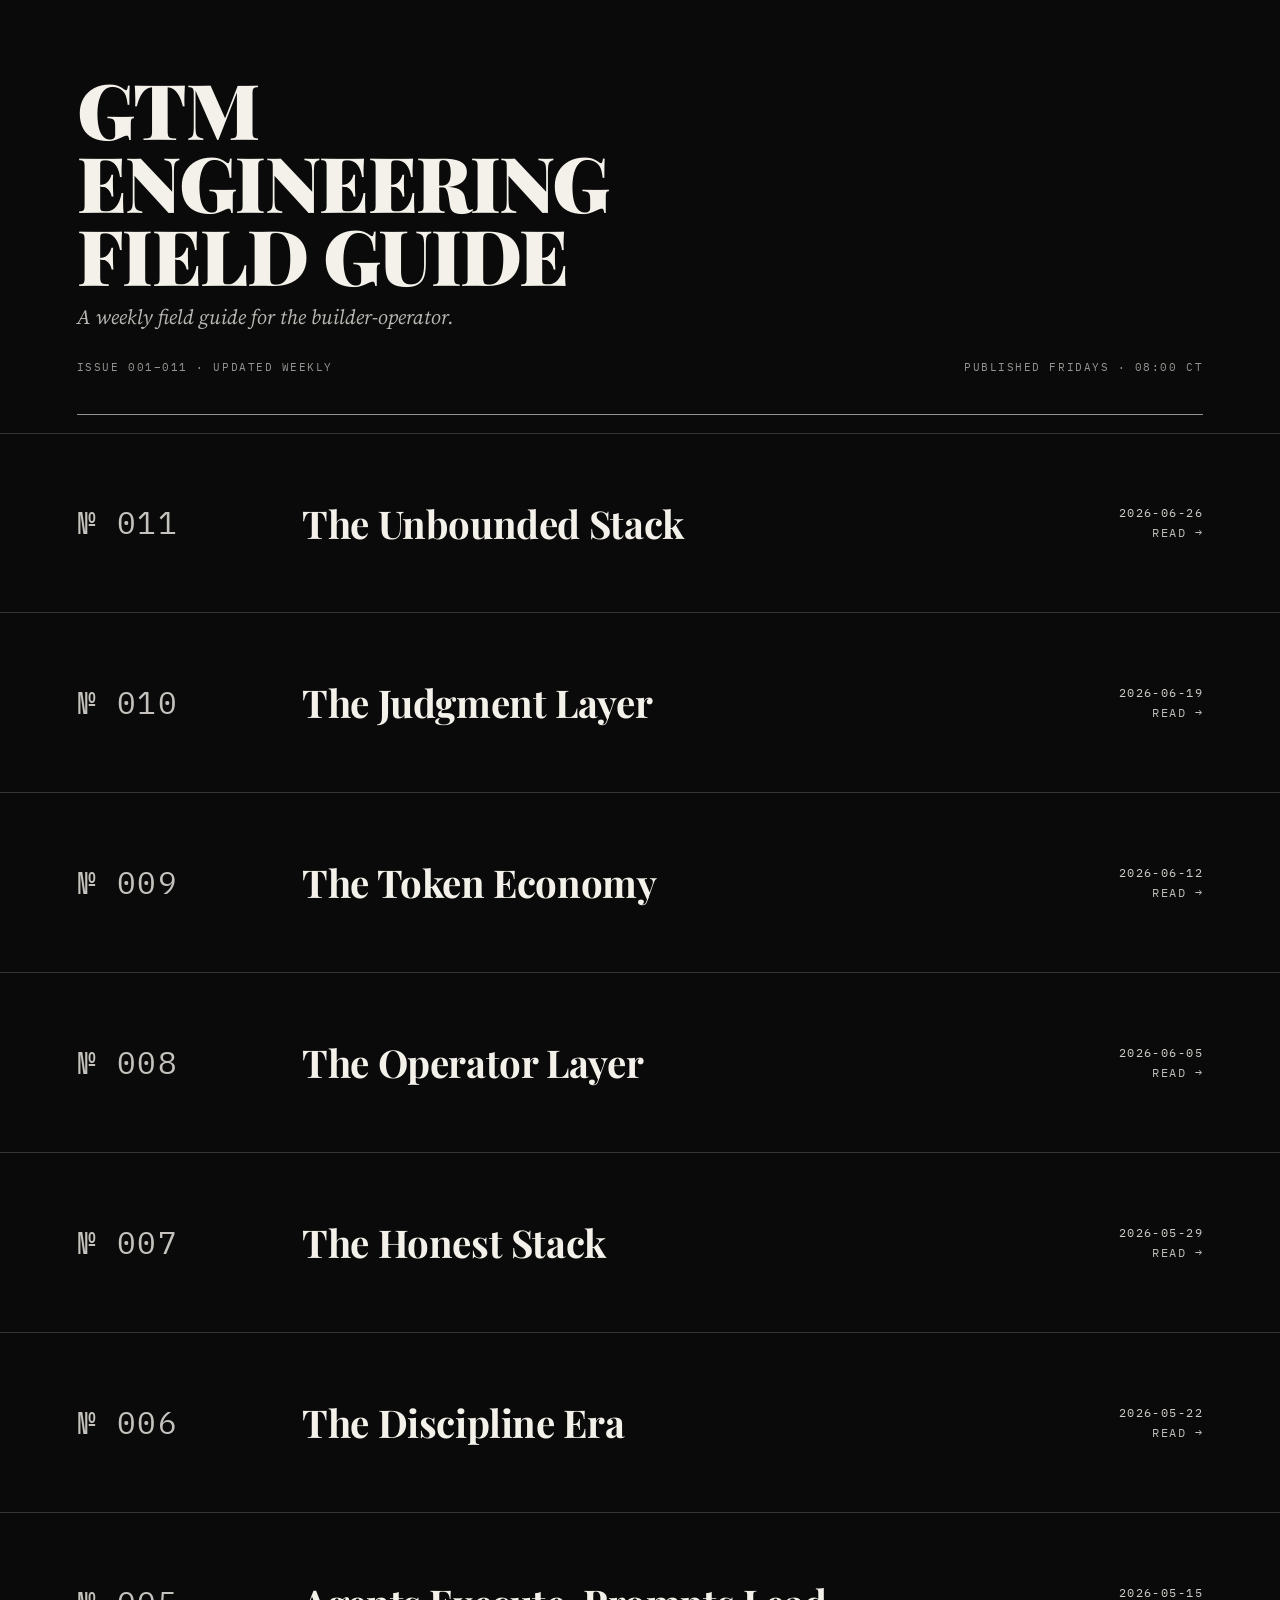
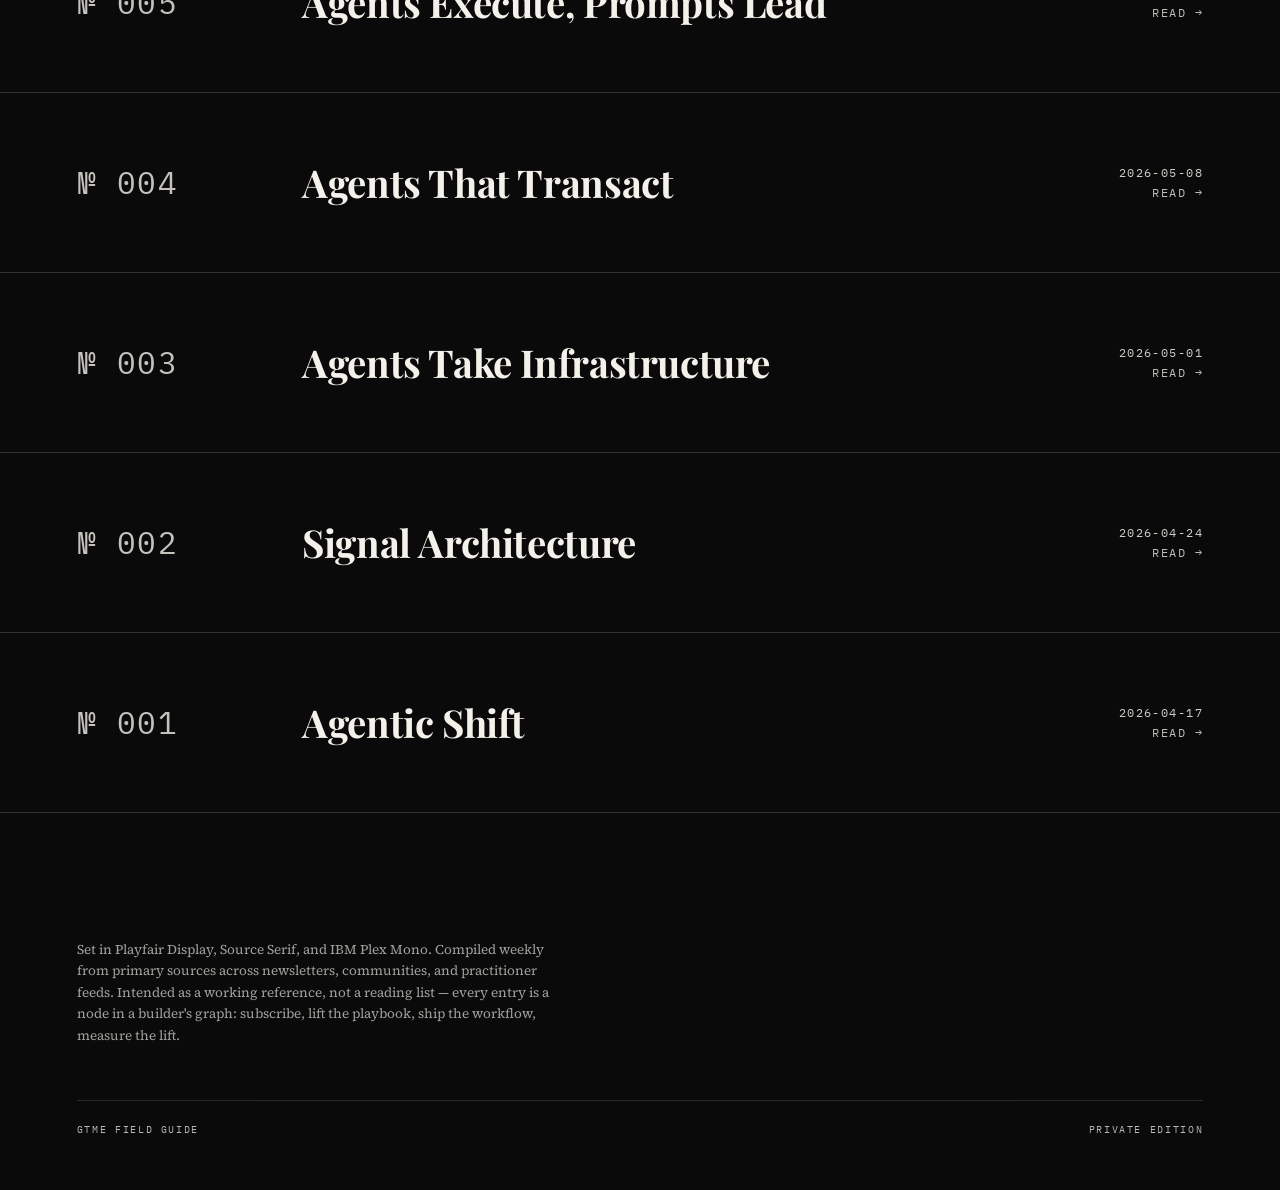
<file: index.html>
<!doctype html>
<html lang="en">
  <head>
    <meta charset="utf-8" />
    <meta name="viewport" content="width=device-width, initial-scale=1" />
    <title>GTM Engineering Field Guide</title>
    <meta
      name="description"
      content="A weekly field guide for the builder-operator. Published Fridays."
    />
    <link rel="icon" type="image/svg+xml" href="/assets/favicon.svg" />
    <link rel="stylesheet" href="/assets/fonts.css" />
    <link rel="stylesheet" href="/assets/shell.css" />
  </head>
  <body>
    <header class="masthead">
      <h1>
        GTM<br />
        ENGINEERING<br />
        FIELD GUIDE
      </h1>
      <p class="submasthead">
        A weekly field guide for the builder-operator.
      </p>
      <div class="meta-row">
        <span id="issue-range">ISSUE 001 · UPDATED WEEKLY</span>
        <span>PUBLISHED FRIDAYS · 08:00 CT</span>
      </div>
    </header>

    <div class="rule"></div>

    <main id="issues" aria-label="Published issues">
      <!-- rendered from /data/issues.json -->
    </main>

    <footer class="colophon">
      <p>
        Set in Playfair Display, Source Serif, and IBM Plex Mono. Compiled
        weekly from primary sources across newsletters, communities, and
        practitioner feeds. Intended as a working reference, not a reading
        list — every entry is a node in a builder's graph: subscribe, lift
        the playbook, ship the workflow, measure the lift.
      </p>
      <div class="footmark">
        <span>GTME FIELD GUIDE</span>
        <span>PRIVATE EDITION</span>
      </div>
    </footer>

    <script>
      (async () => {
        const main = document.getElementById('issues');
        const range = document.getElementById('issue-range');

        const pad = (n) => String(n).padStart(3, '0');

        const renderEmpty = () => {
          main.innerHTML = `
            <div class="issue-band empty">
              <div class="num">№ 000</div>
              <div class="title">First issue shipping soon.</div>
              <div class="meta">
                <span>FRIDAYS · 08:00 CT</span>
                <span class="cta">STANDBY</span>
              </div>
            </div>
          `;
          range.textContent = 'ISSUE 000 · UPDATED WEEKLY';
        };

        const renderIssue = (issue) => {
          const num = pad(issue.id);
          const date = (issue.date || '').toUpperCase();
          return `
            <a class="issue-band" href="${issue.path}">
              <div class="num">№ ${num}</div>
              <div class="title">${issue.title || 'Untitled'}</div>
              <div class="meta">
                <span>${date}</span>
                <span class="cta">READ →</span>
              </div>
            </a>
          `;
        };

        try {
          const res = await fetch('/data/issues.json', { cache: 'no-store' });
          if (!res.ok) throw new Error(`manifest ${res.status}`);
          const issues = await res.json();

          if (!Array.isArray(issues) || issues.length === 0) {
            renderEmpty();
            return;
          }

          const sorted = [...issues].sort((a, b) => {
            const da = Date.parse(a.date) || 0;
            const db = Date.parse(b.date) || 0;
            if (db !== da) return db - da;
            return (b.id || 0) - (a.id || 0);
          });

          main.innerHTML = sorted.map(renderIssue).join('');

          const latest = Math.max(...sorted.map((i) => i.id || 0));
          range.textContent = `ISSUE 001–${pad(latest)} · UPDATED WEEKLY`;
        } catch (err) {
          console.error('[gtme] manifest load failed:', err);
          renderEmpty();
        }
      })();
    </script>
  </body>
</html>
</file>
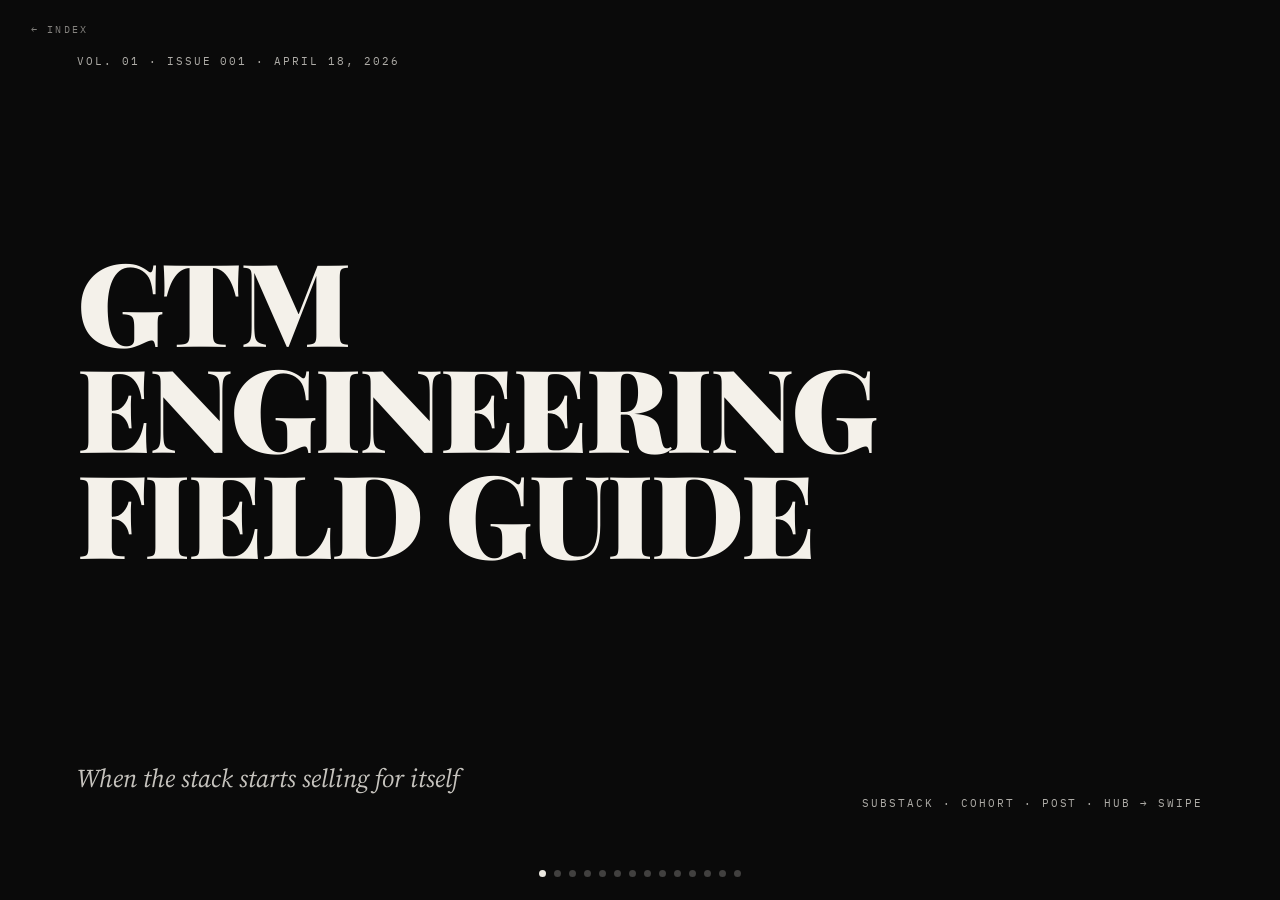
<file: issues/issue-001.html>
<!doctype html>
<html lang="en">
<head>
  <meta charset="utf-8" />
  <meta name="viewport" content="width=device-width, initial-scale=1" />
  <title>GTM Field Guide — Issue 001 — Agentic Shift</title>
  <meta name="description" content="GTM infrastructure moves from tools to actors as Clay, Mutiny, and Relevance AI ship agents." />
  <link rel="icon" type="image/svg+xml" href="/assets/favicon.svg" />
  <link rel="stylesheet" href="/assets/fonts.css" />
  <link rel="stylesheet" href="/assets/issue.css" />
</head>
<body>
  <a href="/" class="home-link" aria-label="Back to index">← INDEX</a>
  <main class="pages">

    <section class="page cover">
      <div class="cover-top">VOL. 01 · ISSUE 001 · APRIL 18, 2026</div>
      <div class="masthead">
        <span class="line line-gtm">GTM</span>
        <span class="line line-engineering">ENGINEERING</span>
        <span class="line line-fieldguide">FIELD GUIDE</span>
      </div>
      <p class="subtitle">When the stack starts selling for itself</p>
      <div class="cover-bottom">SUBSTACK · COHORT · POST · HUB → SWIPE</div>
    </section>

    <section class="page dark">
  <div class="page-left">
    <div class="rank-ghost">01</div>
    <div class="category-tag">SUBSTACK</div>
    <h2 class="headline">Managed Agents Rewrite GTM Stack Economics</h2>
    <a class="handle" href="https://gtmengineerschool.substack.com/p/the-gtm-engineer-pulse-23" target="_blank" rel="noopener noreferrer">@matteo_tittarelli</a>
    <p class="description">Matteo Tittarelli&#39;s GTM Engineer Pulse lands at issue 23 this week, anchored by Anthropic&#39;s Managed Agents launch and Mutiny&#39;s full product pivot. Required reading if you want the week&#39;s GTM-relevant AI moves distilled into operator-level context without the hype.</p>
  </div>
  <div class="page-right">
    <div class="signal">Issue 23 · April 15, 2026</div>
    <div class="medium-tag">SUBSTACK</div>
    <aside class="callout">
      <div class="callout-header">WHY IT MATTERS</div>
      <p class="callout-body">Managed Agents drop sandbox, state, auth, and tool orchestration overhead in one move. Borrow Tittarelli&#39;s framing: evaluate every Anthropic release as a &#39;does this reduce my build cost?&#39; gate. If yes, prototype immediately — the window before competitors copy is shrinking fast.</p>
    </aside>
  </div>
</section>

    <section class="page light">
  <div class="page-left">
    <div class="rank-ghost">02</div>
    <div class="category-tag">SUBSTACK</div>
    <h2 class="headline">Brendan Short Fields 26 Hard GTME Questions</h2>
    <a class="handle" href="https://www.thesignal.club/p/26-faqs-about-gtm-engineering-in" target="_blank" rel="noopener noreferrer">@brendanshort</a>
    <p class="description">Brendan Short compiled the field&#39;s most-asked questions about GTM Engineering in 2026 — from when to hire your first GTME to what the role looks like at Series B vs. IPO. Unusually candid on compensation, org design, and what demonstrably doesn&#39;t work.</p>
  </div>
  <div class="page-right">
    <div class="signal">26 questions, zero fluff</div>
    <div class="medium-tag">SUBSTACK</div>
    <aside class="callout">
      <div class="callout-header">WHY IT MATTERS</div>
      <p class="callout-body">Short&#39;s hire-trigger framing is the most actionable takeaway: once a playbook works internally and you want to scale it, that&#39;s when you bring in a GTME — not before. Use this as a checklist before your next headcount conversation to avoid the premature-hire trap.</p>
    </aside>
  </div>
</section>

    <section class="page dark">
  <div class="page-left">
    <div class="rank-ghost">03</div>
    <div class="category-tag">HUB</div>
    <h2 class="headline">Clay Ships Functions: One Build, Infinite Tables</h2>
    <a class="handle" href="https://www.clay.com/functions" target="_blank" rel="noopener noreferrer">clay.com</a>
    <p class="description">Clay&#39;s most-requested infrastructure feature finally ships: centralized data logic built once and referenced across every table and workspace. No more rebuilding enrichment columns from memory. Available on all paid plans including legacy at no extra cost, effective April 15.</p>
  </div>
  <div class="page-right">
    <div class="signal">April 15 · All paid plans</div>
    <div class="medium-tag">HUB</div>
    <aside class="callout">
      <div class="callout-header">WHY IT MATTERS</div>
      <p class="callout-body">Audit your top five enrichment patterns and convert them to Functions this week. HubSpot&#39;s demand gen team manages 50+ Clay users with just five core Functions. Agencies unlock the biggest win: share Functions across client workspaces and eliminate onboarding rework overnight.</p>
    </aside>
  </div>
</section>

    <section class="page light">
  <div class="page-left">
    <div class="rank-ghost">04</div>
    <div class="category-tag">POST</div>
    <h2 class="headline">225 Practitioners Define the GTME Benchmark</h2>
    <a class="handle" href="https://stateofgtme.com/" target="_blank" rel="noopener noreferrer">stateofgtme.com</a>
    <p class="description">The first-ever State of GTM Engineering benchmark report drops with 225+ responses spanning seed to public-stage companies. Key findings: 72% report measurable revenue impact, US median base salary hits $135K, and 54% of practitioners are under 27 years old.</p>
  </div>
  <div class="page-right">
    <div class="signal">72% show measurable rev impact</div>
    <div class="medium-tag">POST</div>
    <aside class="callout">
      <div class="callout-header">WHY IT MATTERS</div>
      <p class="callout-body">The 2.4x pipeline velocity figure for teams with dedicated GTME functions is your boardroom number &mdash; use it. For compensation benchmarking, anchor to $145K median at Series B and D, not ZipRecruiter aggregates. The 54%-under-27 cohort stat signals a wide-open talent pipeline to recruit from.</p>
    </aside>
  </div>
</section>

    <section class="page dark">
  <div class="page-left">
    <div class="rank-ghost">05</div>
    <div class="category-tag">POST</div>
    <h2 class="headline">Apollo Buys Pocus, Bets on AI-Native GTM OS</h2>
    <a class="handle" href="https://www.apollo.io/magazine/apollo-acquires-pocus" target="_blank" rel="noopener noreferrer">apollo.io</a>
    <p class="description">Apollo acquired Pocus on March 19, doubling down on its vision of a unified AI-native GTM operating system. The deal folds Pocus&#39;s AI revenue orchestration and buying-signal prioritization into Apollo&#39;s 230M+ contact graph and existing workflow engine.</p>
  </div>
  <div class="page-right">
    <div class="signal">230M+ contacts + signal layer</div>
    <div class="medium-tag">POST</div>
    <aside class="callout">
      <div class="callout-header">WHY IT MATTERS</div>
      <p class="callout-body">The near-term product move: Pocus signal prioritization surfacing natively in Apollo workflows, collapsing the point-tool layer between enrichment and action. If you&#39;re running Clay + Apollo today, model the scenario where Apollo natively handles enrichment routing &#8212; the build-vs-buy math is shifting.</p>
    </aside>
  </div>
</section>

    <section class="page light">
  <div class="page-left">
    <div class="rank-ghost">06</div>
    <div class="category-tag">HUB</div>
    <h2 class="headline">Build GTM Agents Straight From Your Code Editor</h2>
    <a class="handle" href="https://relevanceai.com/pgtm" target="_blank" rel="noopener noreferrer">relevanceai.com</a>
    <p class="description">Relevance AI ships Programmatic GTM (PGTM) — build, test, and iterate on GTM agents directly from Claude Code, Cursor, or VS Code via MCP. No more clicking through UI; describe the agent in natural language and ship from your IDE.</p>
  </div>
  <div class="page-right">
    <div class="signal">MCP-native · Claude Code first</div>
    <div class="medium-tag">HUB</div>
    <aside class="callout">
      <div class="callout-header">WHY IT MATTERS</div>
      <p class="callout-body">PGTM flips the abstraction: your AI coding tool becomes the GTM build surface. Combine Claude Code&apos;s business-logic reasoning with Relevance&apos;s agent execution layer to ship GTM automations as fast as software. Install the MCP server this sprint before this becomes table stakes.</p>
    </aside>
  </div>
</section>

    <section class="page dark">
  <div class="page-left">
    <div class="rank-ghost">07</div>
    <div class="category-tag">POST</div>
    <h2 class="headline">Mutiny Scraps $72M Product for Agent-First GTM</h2>
    <a class="handle" href="https://www.mutinyhq.com/blog/ai-for-enterprise-gtm-launch" target="_blank" rel="noopener noreferrer">mutinyhq.com</a>
    <p class="description">Mutiny shut down its $72M website personalization product and rebuilt from scratch as an AI agent for GTM teams. The new Mutiny creates on-brand landing pages, case studies, and sales assets in minutes — 30,000+ assets already live at Rippling, Snowflake, and Uber.</p>
  </div>
  <div class="page-right">
    <div class="signal">30,000+ assets live at launch</div>
    <div class="medium-tag">POST</div>
    <aside class="callout">
      <div class="callout-header">WHY IT MATTERS</div>
      <p class="callout-body">The conviction lesson: Mutiny saw that an AI agent generating assets was faster and better than their entire personalization infrastructure. Apply the audit to your stack — if any workflow requires a human to click through a UI, ask whether an agent can own that loop entirely.</p>
    </aside>
  </div>
</section>

    <section class="page light">
  <div class="page-left">
    <div class="rank-ghost">08</div>
    <div class="category-tag">HUB</div>
    <h2 class="headline">US GTMEs Earn 80% Premium Over Global Peers</h2>
    <a class="handle" href="https://gtmepulse.com/" target="_blank" rel="noopener noreferrer">gtmepulse.com</a>
    <p class="description">GTMEPulse tracks live salary and career intelligence for GTM Engineers. The 2026 data shows US-based GTMEs at $135K median base — an 80% premium over the $75K non-US median. Top payers: Vercel ($252K), OpenAI ($250K), LILT AI ($221K).</p>
  </div>
  <div class="page-right">
    <div class="signal">$135K US median base, 2026</div>
    <div class="medium-tag">HUB</div>
    <aside class="callout">
      <div class="callout-header">WHY IT MATTERS</div>
      <p class="callout-body">Equity adds 15–40% to total comp depending on stage — the number most operators leave on the table in negotiation. If you&#39;re recruiting, use company stage not headcount as your comp anchor: Series B and D pay above median. AI workflow depth is now the primary salary differentiator.</p>
    </aside>
  </div>
</section>

    <section class="page dark">
  <div class="page-left">
    <div class="rank-ghost">09</div>
    <div class="category-tag">COHORT</div>
    <h2 class="headline">GTM Engineer School Cohort 4 Opens for May</h2>
    <a class="handle" href="https://gtm-engineer-school.com/" target="_blank" rel="noopener noreferrer">gtm-engineer-school.com</a>
    <p class="description">GTM Engineer School&#39;s fourth cohort opens applications for a May 2026 start. With 160+ alumni and a referral-based job placement model, the program increasingly places graduates before roles hit LinkedIn. Format combines live sessions with hands-on workflow builds.</p>
  </div>
  <div class="page-right">
    <div class="signal">160+ alumni · May &#39;26 start</div>
    <div class="medium-tag">COHORT</div>
    <aside class="callout">
      <div class="callout-header">WHY IT MATTERS</div>
      <p class="callout-body">The referral network is the real product — alumni surface roles before they&#39;re posted. If you&#39;re evaluating this cohort, weight the alumni density in your target company tier above the curriculum. The $2,500 price point competes directly with the Maven Foundations cohort at $1,850 — compare both.</p>
    </aside>
  </div>
</section>

    <section class="page light">
  <div class="page-left">
    <div class="rank-ghost">10</div>
    <div class="category-tag">HUB</div>
    <h2 class="headline">GTME HQ Tracks the Agentic Stack Weekly</h2>
    <a class="handle" href="https://www.gtmehq.com/news" target="_blank" rel="noopener noreferrer">gtmehq.com</a>
    <p class="description">GTME HQ&#39;s news feed aggregates GTM automation workflows, Clay templates, tool launches, and practitioner case studies into a single weekly signal stream. This week&#39;s feed covers Clay Functions, Relevance AI PGTM, Managed Agents, and the Apollo-Pocus deal in context.</p>
  </div>
  <div class="page-right">
    <div class="signal">Weekly · Free aggregator</div>
    <div class="medium-tag">HUB</div>
    <aside class="callout">
      <div class="callout-header">WHY IT MATTERS</div>
      <p class="callout-body">Use GTME HQ as your Wednesday calibration check, not your Monday roadmap — it lags primary sources by 24–48 hours but provides editorial framing raw feeds lack. Best use case: briefing non-technical GTM leadership who need curated signal, not API changelogs.</p>
    </aside>
  </div>
</section>

    <section class="page dark">
  <div class="page-left">
    <div class="rank-ghost">11</div>
    <div class="category-tag">SUBSTACK</div>
    <h2 class="headline">Maja Voje Drops 52-Signal Outreach Mega-Framework</h2>
    <a class="handle" href="https://substack.com/@majavoje/note/c-206059152" target="_blank" rel="noopener noreferrer">@majavoje</a>
    <p class="description">Maja Voje partnered with PredictLeads to release a free mega-framework mapping 52 buying signals for B2B outreach in 2026. The framework&#39;s hard thesis: blasting broad lists will get you banned, not deals — signal-based outreach is the only sustainable motion.</p>
  </div>
  <div class="page-right">
    <div class="signal">52 signals · Free framework</div>
    <div class="medium-tag">SUBSTACK</div>
    <aside class="callout">
      <div class="callout-header">WHY IT MATTERS</div>
      <p class="callout-body">Map Voje&#39;s 52-signal taxonomy to the data providers already in your Clay table — it doubles as a gap analysis for your enrichment stack. Her line that &#39;broad criteria gets you banned, not deals&#39; is the framing to use when justifying signal infrastructure investment to leadership.</p>
    </aside>
  </div>
</section>

    <section class="page light">
  <div class="page-left">
    <div class="rank-ghost">12</div>
    <div class="category-tag">SUBSTACK</div>
    <h2 class="headline">The GTM Engineer: Practitioner Digest Worth Opening</h2>
    <a class="handle" href="https://thegtmengineer.substack.com/" target="_blank" rel="noopener noreferrer">thegtmengineer.substack.com</a>
    <p class="description">The GTM Engineer Substack delivers weekly practitioner-first signal digests covering tech stacks, Clay workflows, and frontier tooling. Recent editions include using Cursor + Claude in GTM with ColdIQ founder Michel Lieben and a Context OS Starter Guide for agentic workflows.</p>
  </div>
  <div class="page-right">
    <div class="signal">Weekly · Context OS issue live</div>
    <div class="medium-tag">SUBSTACK</div>
    <aside class="callout">
      <div class="callout-header">WHY IT MATTERS</div>
      <p class="callout-body">Michel Lieben&#39;s Cursor + Claude workflow is the standout recent post: Claude as a GTM reasoning layer, not just a copywriter. Read it before building your next multi-step enrichment workflow. The Context OS framing &#8212; structured memory for agents &#8212; is the mental model the next 90 days of GTME builds on.</p>
    </aside>
  </div>
</section>

    <section class="page back">
      <div class="back-top">END OF ISSUE · NO. 001 / APRIL 18, 2026</div>
      <div>
        <blockquote class="pull-quote">Seventy-two percent of GTM engineers report measurable revenue impact. The discipline has earned its seat.</blockquote>
        <div class="attribution">— State of GTME 2026 Benchmark Report</div>
        <p class="colophon">Set in Playfair Display, Source Serif, and IBM Plex Mono. Compiled from twelve primary sources across newsletters, communities, and practitioner feeds — APRIL 18, 2026. Intended as a working reference, not a reading list. Every entry is a node in a builder&#39;s graph: subscribe, lift the playbook, ship the workflow, measure the lift.</p>
      </div>
      <div class="back-bottom">
        <a href="/">← RETURN TO INDEX</a>
        <span>PRIVATE EDITION</span>
      </div>
    </section>

  </main>
  <nav class="dots" aria-label="Page navigation"></nav>
  <script src="/assets/issue.js"></script>
</body>
</html>
</file>
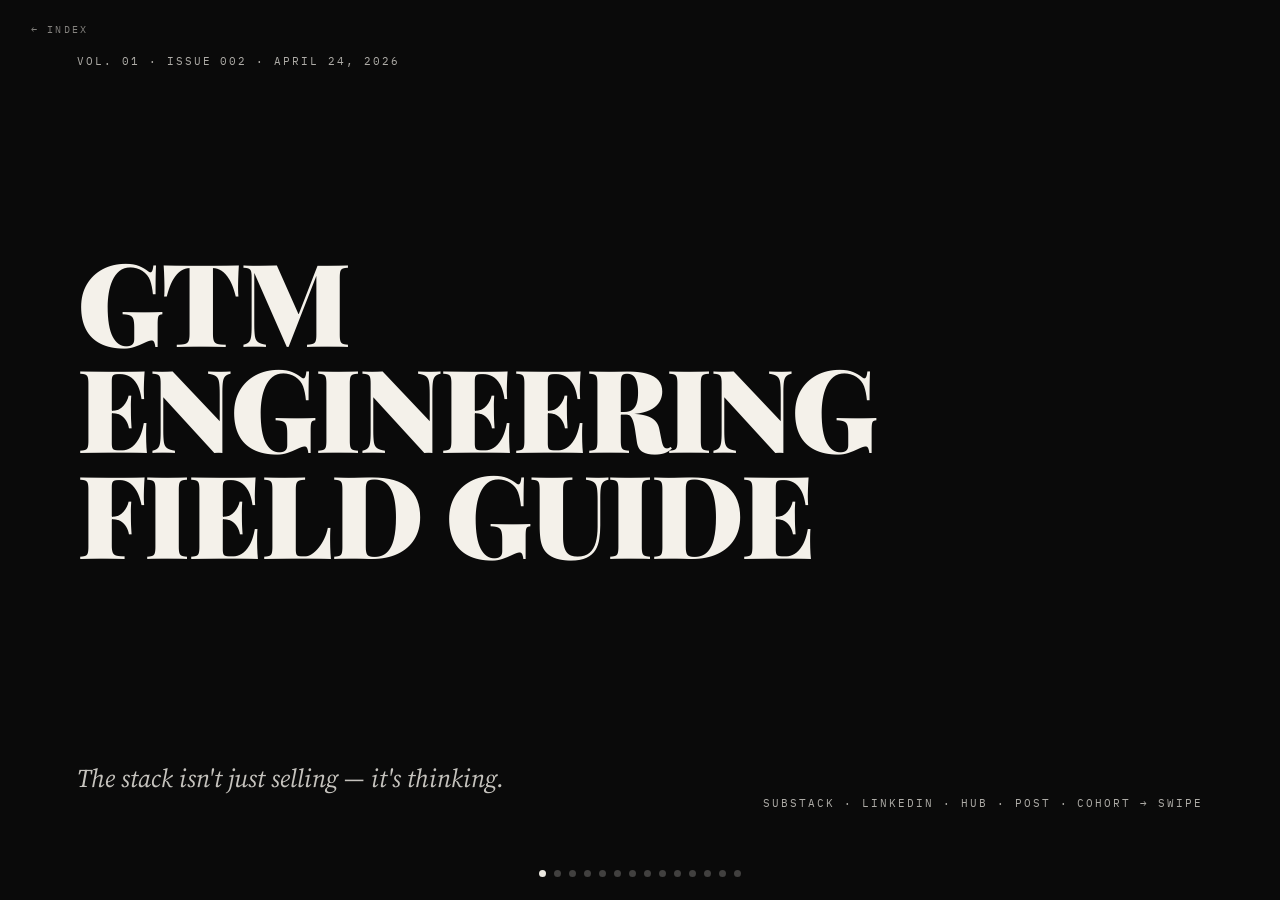
<file: issues/issue-002.html>
<!doctype html>
<html lang="en">
<head>
  <meta charset="utf-8" />
  <meta name="viewport" content="width=device-width, initial-scale=1" />
  <title>GTM Field Guide — Issue 002 — Signal Architecture</title>
  <meta name="description" content="How GTM engineers are building smarter signal layers, not just faster outbound pipes" />
  <link rel="icon" type="image/svg+xml" href="/assets/favicon.svg" />
  <link rel="stylesheet" href="/assets/fonts.css" />
  <link rel="stylesheet" href="/assets/issue.css" />
</head>
<body>
  <a href="/" class="home-link" aria-label="Back to index">← INDEX</a>
  <main class="pages">

    <section class="page cover">
      <div class="cover-top">VOL. 01 · ISSUE 002 · APRIL 24, 2026</div>
      <div class="masthead">
        <span class="line line-gtm">GTM</span>
        <span class="line line-engineering">ENGINEERING</span>
        <span class="line line-fieldguide">FIELD GUIDE</span>
      </div>
      <p class="subtitle">The stack isn&#39;t just selling &#8212; it&#39;s thinking.</p>
      <div class="cover-bottom">SUBSTACK · LINKEDIN · HUB · POST · COHORT → SWIPE</div>
    </section>

    <section class="page dark">
  <div class="page-left">
    <div class="rank-ghost">01</div>
    <div class="category-tag">SUBSTACK</div>
    <h2 class="headline">GTM Engineer Pulse #24: Frontier, Marketing Engineer, Claude Opus 4.7</h2>
    <a class="handle" href="https://gtmengineerschool.substack.com/p/the-gtm-engineer-pulse-24" target="_blank" rel="noopener noreferrer">@matteo_tittarelli</a>
    <p class="description">Matteo Tittarelli&#39;s weekly digest lands with a dense payload: OpenAI Frontier&#39;s enterprise agent platform, Profound&#39;s CEO coining the Marketing Engineer role, Claude Opus 4.7 shipping with task budgets, and HockeyStack&#39;s $50M raise. Five fresh GTM Engineer jobs included.</p>
  </div>
  <div class="page-right">
    <div class="signal">HockeyStack $50M + Opus 4.7 in one week</div>
    <div class="medium-tag">SUBSTACK</div>
    <aside class="callout">
      <div class="callout-header">WHY IT MATTERS</div>
      <p class="callout-body">The Profound framing is the steal: &#39;part-builder, part-strategist&#39; for agents across media monitoring, competitive tracking, and paid media diagnostics. Borrow that job description language when pitching scope expansion to leadership. The Kyle Poyar growth-endurance data (43% median) is the benchmark your CFO will cite in Q3 planning.</p>
    </aside>
  </div>
</section>

    <section class="page light">
  <div class="page-left">
    <div class="rank-ghost">02</div>
    <div class="category-tag">SUBSTACK</div>
    <h2 class="headline">Brendan Short: 54% of Fastest-Growing SaaS Have a GTM Engineer</h2>
    <a class="handle" href="https://www.thesignal.club/p/54-percent-have-a-gtm-engineer" target="_blank" rel="noopener noreferrer">thesignal.club</a>
    <p class="description">The Signal publishes a fresh data study of the 63 fastest-growing private B2B SaaS companies, finding 54% have at least one dedicated GTM Engineer. The category went from zero job postings to one of the fastest-growing GTM roles in three years.</p>
  </div>
  <div class="page-right">
    <div class="signal">54% adoption, 63 companies studied</div>
    <div class="medium-tag">SUBSTACK</div>
    <aside class="callout">
      <div class="callout-header">WHY IT MATTERS</div>
      <p class="callout-body">Use the inverse stat: 29 of 63 still lack a GTM Engineer. That&#39;s your next prospect list if you&#39;re selling GTM tooling or consulting. Short&#39;s key nuance &#8212; companies that scope the role beyond outbound outperform those who don&#39;t &#8212; is the argument for getting your own GTME out of the SDR tool queue.</p>
    </aside>
  </div>
</section>

    <section class="page dark">
  <div class="page-left">
    <div class="rank-ghost">03</div>
    <div class="category-tag">POST</div>
    <h2 class="headline">4/20 Roundup: Salesforce Goes Headless, Octave Doubles Airbyte&#39;s Booking Rate</h2>
    <a class="handle" href="https://thegtmengineer.substack.com/p/the-420-gtm-engineering-roundup-salesforce" target="_blank" rel="noopener noreferrer">thegtmengineer.substack.com</a>
    <p class="description">The GTM Engineer by Clay&#39;s weekly roundup covers Salesforce Headless 360 (every workflow now an API, MCP tool, or CLI command), three GTM Engineer hiring profiles from Benyamin at AirOps, and how Airbyte&#39;s GTME used Octave to 2x SDR email-to-meeting booking rates.</p>
  </div>
  <div class="page-right">
    <div class="signal">Airbyte 2x SDR booking rate via Octave</div>
    <div class="medium-tag">POST</div>
    <aside class="callout">
      <div class="callout-header">WHY IT MATTERS</div>
      <p class="callout-body">The Octave-Airbyte play is reproducible: feed ICP, positioning, and call recordings once, then let the context layer auto-enrich outbound messaging as signals evolve. The Salesforce Headless angle matters because every MCP-connected CRM now becomes an agent-callable data source &#8212; no UI required.</p>
    </aside>
  </div>
</section>

    <section class="page light">
  <div class="page-left">
    <div class="rank-ghost">04</div>
    <div class="category-tag">SUBSTACK</div>
    <h2 class="headline">Nick Lafferty: 5&#8211;6% CTR on Personalized ABM Ads Built with Claude Code</h2>
    <a class="handle" href="https://thegtmengineer.substack.com/p/automating-growth-and-the-marketing" target="_blank" rel="noopener noreferrer">thegtmengineer.substack.com</a>
    <p class="description">Founding Marketing Engineer at Profound, Nick Lafferty, joins The GTM Engineer podcast to detail how he built a Claude Code system that auto-generates hundreds of personalized LinkedIn ad variations &#8212; pulling target-company logos, competitor data, and AI-search positioning gaps &#8212; in under an hour.</p>
  </div>
  <div class="page-right">
    <div class="signal">5&#8211;6% CTR vs. LinkedIn&#39;s 0.4% benchmark</div>
    <div class="medium-tag">SUBSTACK</div>
    <aside class="callout">
      <div class="callout-header">WHY IT MATTERS</div>
      <p class="callout-body">The actual playbook: pull target-account logos via API, compare competitor AI-search visibility with Profound&#39;s own product, then auto-generate creative at scale. The bar for &#39;hire signal&#39; is rising &#8212; Lafferty says vibe-coding a basic tool no longer impresses. Show receipts, not process.</p>
    </aside>
  </div>
</section>

    <section class="page dark">
  <div class="page-left">
    <div class="rank-ghost">05</div>
    <div class="category-tag">HUB</div>
    <h2 class="headline">Clay Functions: One Logic Block, Every Table and Workflow</h2>
    <a class="handle" href="https://community.clay.com/x/announcements/qakzej7tdr2d/introducing-clay-functions-build-workflows-once-an" target="_blank" rel="noopener noreferrer">community.clay.com</a>
    <p class="description">Clay ships Functions on April 15, letting Ops teams encode enrichment or scoring logic once and reference it across every table, audience, and workflow. Available on all paid plans including legacy. The paired Clay MCP update makes those functions callable from Claude and ChatGPT chat interfaces.</p>
  </div>
  <div class="page-right">
    <div class="signal">Available on all paid plans, April 15 2026</div>
    <div class="medium-tag">HUB</div>
    <aside class="callout">
      <div class="callout-header">WHY IT MATTERS</div>
      <p class="callout-body">This is the &#39;write once, deploy everywhere&#39; moment Clay operators have needed. Encode your waterfall enrichment sequence as a Function, then let reps trigger it via MCP in their chat tool of choice. Pairs directly with the Clay MCP launch &#8212; the two features together collapse the ops-to-rep handoff.</p>
    </aside>
  </div>
</section>

    <section class="page light">
  <div class="page-left">
    <div class="rank-ghost">06</div>
    <div class="category-tag">POST</div>
    <h2 class="headline">HockeyStack Raises $50M to Build Revenue Agents for Enterprise</h2>
    <a class="handle" href="https://www.hockeystack.com/blog-posts/hockeystack-raises-50m-to-build-revenue-agents-for-the-enterprise" target="_blank" rel="noopener noreferrer">hockeystack.com</a>
    <p class="description">HockeyStack announces $50M in funding from Bessemer Venture Partners, Y Combinator, and Uncorrelated Ventures to scale its Revenue Agents platform. The &#39;Blueprint&#39; proprietary ML model extracts institutional knowledge from structured and unstructured enterprise data and assigns agents per deal and account.</p>
  </div>
  <div class="page-right">
    <div class="signal">$50M · Bessemer + YC · April 15, 2026</div>
    <div class="medium-tag">POST</div>
    <aside class="callout">
      <div class="callout-header">WHY IT MATTERS</div>
      <p class="callout-body">Revenue Agents assigned per deal &#8212; operating around the clock, triggering rep action at signal-weighted moments &#8212; is the architecture to borrow. HockeyStack replaced object-and-field CRM modeling with an event-based data layer. That&#39;s the architectural shift every GTM engineer building on top of CRM data should be studying.</p>
    </aside>
  </div>
</section>

    <section class="page dark">
  <div class="page-left">
    <div class="rank-ghost">07</div>
    <div class="category-tag">POST</div>
    <h2 class="headline">Salesforce Headless 360: The Entire CRM Is Now API, MCP, or CLI</h2>
    <a class="handle" href="https://salesforcedevops.net/index.php/2026/04/15/tdx-2026-reporters-notebook-salesforce-goes-headless-and-widens-the-builder-gap/" target="_blank" rel="noopener noreferrer">salesforcedevops.net</a>
    <p class="description">TDX 2026 reveal: Salesforce Headless 360 decouples the entire CRM from its browser UI, making every workflow, data object, and business rule accessible as an API, MCP tool, or CLI command. The builder gap widens &#8212; innovation now requires pro-code engineering skills, not Trailblazer admin fluency.</p>
  </div>
  <div class="page-right">
    <div class="signal">Salesforce&#39;s biggest arch shift in 27 years</div>
    <div class="medium-tag">POST</div>
    <aside class="callout">
      <div class="callout-header">WHY IT MATTERS</div>
      <p class="callout-body">This is the permission slip GTM engineers needed to build agent-accessible Salesforce layers. Every deal, contact, and sequence is now queryable without touching the UI. The flip side: if your GTME team is low-code-only, the gap between what competitors can build and what you can is about to widen fast.</p>
    </aside>
  </div>
</section>

    <section class="page light">
  <div class="page-left">
    <div class="rank-ghost">08</div>
    <div class="category-tag">LINKEDIN</div>
    <h2 class="headline">Patrick Spychalski: Claude Code Enrichment Has Gotten Scarily Good</h2>
    <a class="handle" href="https://www.linkedin.com/posts/patrickspychalski_claude-code-enrichment-has-gotten-scarily-activity-7442198305620643840-j258" target="_blank" rel="noopener noreferrer">@patrickspychalski</a>
    <p class="description">The Kiln co-founder Patrick Spychalski shares three lessons from running Claude Code enrichment at scale: connect real data APIs (BlitzAPI at $500/mo for full company data), write outputs to Supabase to avoid context bloat, and be hyper-specific on output format when using agents for long lists.</p>
  </div>
  <div class="page-right">
    <div class="signal">&#34;Scarily good&#34; &#8212; Spychalski, April 2026</div>
    <div class="medium-tag">LINKEDIN</div>
    <aside class="callout">
      <div class="callout-header">WHY IT MATTERS</div>
      <p class="callout-body">Supabase-as-context-sink is the underrated architectural move here &#8212; letting Claude read back from the DB instead of holding all enriched data in active context. Combine with BlitzAPI for company-level data and you have a near-zero-marginal-cost enrichment pipeline. Real ops, not theory.</p>
    </aside>
  </div>
</section>

    <section class="page dark">
  <div class="page-left">
    <div class="rank-ghost">09</div>
    <div class="category-tag">COHORT</div>
    <h2 class="headline">Clay Bootcamp: Claude Code for GTM Engineers &#8212; 20 Seats, April 20&#8211;May 1</h2>
    <a class="handle" href="https://claudecode.claybootcamp.com/" target="_blank" rel="noopener noreferrer">claudecode.claybootcamp.com</a>
    <p class="description">A 12-hour live cohort (four 90-minute sessions per week plus lab time) teaching GTM engineers to build real tools with Claude Code &#8212; from deployed websites to AI research agents that surface exec quotes and outreach angles. Participants connect Claude Code to live data via MCPs and use Git for version control.</p>
  </div>
  <div class="page-right">
    <div class="signal">20 seats, April 20&#8211;May 1, 2026</div>
    <div class="medium-tag">COHORT</div>
    <aside class="callout">
      <div class="callout-header">WHY IT MATTERS</div>
      <p class="callout-body">The curriculum is deliberately practitioner-shaped: skip theory, build live on day one. The MCP-connection module is the differentiator &#8212; agents that investigate live data rather than just generate text. If your GTME team hasn&#39;t built anything deployable yet, this format is the fastest forcing function available.</p>
    </aside>
  </div>
</section>

    <section class="page light">
  <div class="page-left">
    <div class="rank-ghost">10</div>
    <div class="category-tag">POST</div>
    <h2 class="headline">Common Room GTM Heroes: Mixmax&#39;s 80% Win Rate on One Signal</h2>
    <a class="handle" href="https://www.commonroom.io/blog/gtm-heroes-spotlight-3/" target="_blank" rel="noopener noreferrer">commonroom.io</a>
    <p class="description">Common Room&#39;s GTM Heroes Spotlight profiles Mixmax VP of Revenue Heath Barnett, who built three distinct GTM motions from a single inbound channel, a dual-layer scoring model segmenting the entire TAM, and simplified rep workflow to exactly three tools: Mixmax, Slack, and Common Room.</p>
  </div>
  <div class="page-right">
    <div class="signal">80% win rate on a single inbound signal</div>
    <div class="medium-tag">POST</div>
    <aside class="callout">
      <div class="callout-header">WHY IT MATTERS</div>
      <p class="callout-body">The design principle Barnett uses is worth copying: build signals backward from actual buyer problems, not forward from available data. The three-tool discipline &#8212; one for execution, one for alerts, one for intelligence &#8212; is the antidote to stack sprawl. Most GTM teams run 9 tools where 3 would do.</p>
    </aside>
  </div>
</section>

    <section class="page dark">
  <div class="page-left">
    <div class="rank-ghost">11</div>
    <div class="category-tag">POST</div>
    <h2 class="headline">Anthropic A/B Tests Pulling Claude Code from $20 Pro Plan</h2>
    <a class="handle" href="https://www.theregister.com/2026/04/22/anthropic_removes_claude_code_pro/" target="_blank" rel="noopener noreferrer">theregister.com</a>
    <p class="description">On April 21, Anthropic quietly updated pricing pages to remove Claude Code from the $20/month Pro plan for ~2% of new signups, with no announcement or subscriber email. The test ran briefly before backlash surfaced. Anthropic&#39;s growth lead confirmed it was an experiment &#8212; but OpenAI&#39;s Sam Altman trolled immediately.</p>
  </div>
  <div class="page-right">
    <div class="signal">~2% new Pro signups affected, April 21&#8211;22</div>
    <div class="medium-tag">POST</div>
    <aside class="callout">
      <div class="callout-header">WHY IT MATTERS</div>
      <p class="callout-body">The real signal: Claude Code may move to $100+/month Max tier. Any GTM engineer stack built on Claude Code at Pro pricing should pressure-test the budget scenario now. The stealth rollout without subscriber notification is the cautionary tale &#8212; build contingency tooling or at minimum document your fallback workflows.</p>
    </aside>
  </div>
</section>

    <section class="page light">
  <div class="page-left">
    <div class="rank-ghost">12</div>
    <div class="category-tag">HUB</div>
    <h2 class="headline">Clay Sculpt 2026: Second Annual GTM Conference, October 8, San Francisco</h2>
    <a class="handle" href="https://sculpt.clay.com/" target="_blank" rel="noopener noreferrer">sculpt.clay.com</a>
    <p class="description">Clay announces Sculpt 2026 &#8212; their second annual GTM operator conference &#8212; for October 8 at Pier 48, Mission Rock, San Francisco. Zero sponsored sessions. Confirmed speakers include OpenAI&#39;s GTM team, Cursor, Vanta, and Brian Balfour on AI-driven distribution shifts.</p>
  </div>
  <div class="page-right">
    <div class="signal">Oct 8, Pier 48 SF &#8212; tickets live April 9</div>
    <div class="medium-tag">HUB</div>
    <aside class="callout">
      <div class="callout-header">WHY IT MATTERS</div>
      <p class="callout-body">The speaker lineup tells you where Clay&#39;s product narrative is heading: OpenAI&#39;s internal GTM stack, Cursor&#39;s signal-based CS plays, and Vanta&#39;s human-AI rep pairing are the three use-case archetypes. If you&#39;re building operator case studies for your own product, study what gets selected for Sculpt.</p>
    </aside>
  </div>
</section>

    <section class="page back">
      <div class="back-top">END OF ISSUE · NO. 002 / APRIL 24, 2026</div>
      <div>
        <blockquote class="pull-quote">54% of the fastest-growing B2B SaaS companies have a GTM Engineer. 29 still don&#39;t.</blockquote>
        <div class="attribution">&#8212; BRENDAN SHORT, THE SIGNAL</div>
        <p class="colophon">Set in Playfair Display, Source Serif, and IBM Plex Mono. Compiled from twelve primary sources across newsletters, communities, and practitioner feeds &#8212; APRIL 24, 2026. Intended as a working reference, not a reading list. Every entry is a node in a builder&#39;s graph: subscribe, lift the playbook, ship the workflow, measure the lift.</p>
      </div>
      <div class="back-bottom">
        <a href="/">← RETURN TO INDEX</a>
        <span>PRIVATE EDITION</span>
      </div>
    </section>

  </main>
  <nav class="dots" aria-label="Page navigation"></nav>
  <script src="/assets/issue.js"></script>
</body>
</html>
</file>
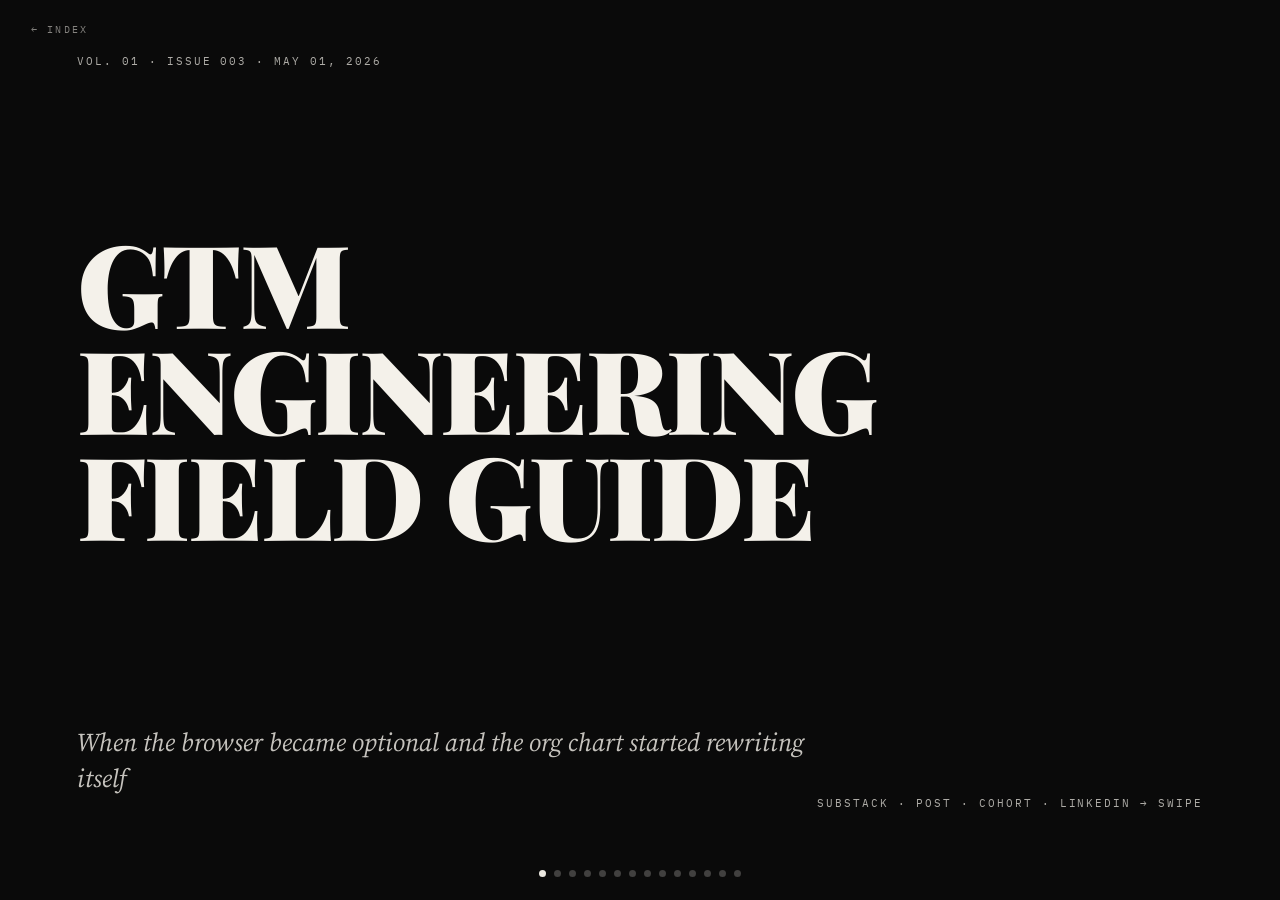
<file: issues/issue-003.html>
<!doctype html>
<html lang="en">
<head>
  <meta charset="utf-8" />
  <meta name="viewport" content="width=device-width, initial-scale=1" />
  <title>GTM Field Guide — Issue 003 — Agents Take Infrastructure</title>
  <meta name="description" content="The week AI agents moved from GTM experiments to production CRM and pipeline infrastructure" />
  <link rel="icon" type="image/svg+xml" href="/assets/favicon.svg" />
  <link rel="stylesheet" href="/assets/fonts.css" />
  <link rel="stylesheet" href="/assets/issue.css" />
</head>
<body>
  <a href="/" class="home-link" aria-label="Back to index">← INDEX</a>
  <main class="pages">

    <section class="page cover">
      <div class="cover-top">VOL. 01 · ISSUE 003 · MAY 01, 2026</div>
      <div class="masthead">
        <span class="line line-gtm">GTM</span>
        <span class="line line-engineering">ENGINEERING</span>
        <span class="line line-fieldguide">FIELD GUIDE</span>
      </div>
      <p class="subtitle">When the browser became optional and the org chart started rewriting itself</p>
      <div class="cover-bottom">SUBSTACK · POST · COHORT · LINKEDIN → SWIPE</div>
    </section>

    <section class="page dark">
  <div class="page-left">
    <div class="rank-ghost">01</div>
    <div class="category-tag">SUBSTACK</div>
    <h2 class="headline">GTM Engineer Pulse #25: Salesforce Goes Headless</h2>
    <a class="handle" href="https://gtmengineerschool.substack.com/p/the-gtm-engineer-pulse-25" target="_blank" rel="noopener noreferrer">@matteo-titta</a>
    <p class="description">Matteo Tittarelli&#39;s biweekly GTM engineering roundup landed with Salesforce Headless 360, the SpaceX-Cursor $60B option deal, and a 200-operator Claude Code pulse survey as its three lead stories. Issue 25 frames April 2026 as the month the builder gap widened permanently for anyone not coding against APIs. The Clay Cup 2026 community angle rounds out this dense, data-forward issue.</p>
  </div>
  <div class="page-right">
    <div class="signal">67% of GTM operators unlocked impossible workflows</div>
    <div class="medium-tag">SUBSTACK</div>
    <aside class="callout">
      <div class="callout-header">WHY IT MATTERS</div>
      <p class="callout-body">The Salesforce Headless 360 angle is the steal: 60+ MCP tools now expose your entire CRM to Claude Code, Cursor, and Codex. Any GTM engineer ignoring this is two quarters behind. Build the MCP-to-CRM enrichment pipeline now before vendors commoditize it.</p>
    </aside>
  </div>
</section>

    <section class="page light">
  <div class="page-left">
    <div class="rank-ghost">02</div>
    <div class="category-tag">SUBSTACK</div>
    <h2 class="headline">The Signal: Get Your GTM Team AI-Pilled</h2>
    <a class="handle" href="https://www.thesignal.club/p/how-to-get-your-gtm-team-ai-pilled" target="_blank" rel="noopener noreferrer">thesignal.club</a>
    <p class="description">Brendan Short adapted Ramp&#39;s viral internal AI-adoption framework for GTM teams, mapping four levels of AI proficiency from L0 SDRs copy-pasting ChatGPT to L3 system builders running signal-based enrichment pipelines. Ramp posted 6,300% YoY AI usage growth and 84% of staff using coding agents weekly — and Short argues every GTM org needs its own version of that number. The hub-and-spoke model is the tactical centerpiece.</p>
  </div>
  <div class="page-right">
    <div class="signal">Ramp: 6,300% YoY AI usage growth</div>
    <div class="medium-tag">SUBSTACK</div>
    <aside class="callout">
      <div class="callout-header">WHY IT MATTERS</div>
      <p class="callout-body">Borrow the L0–L3 leveling rubric immediately — it gives you a defensible framework for headcount conversations and tooling prioritization. The hub-and-spoke model (central GTM Engineers own infra, functional teams build on top) is how you avoid both chaos and bottlenecks. Skip the L0 tactics; go straight to L2 workflows.</p>
    </aside>
  </div>
</section>

    <section class="page dark">
  <div class="page-left">
    <div class="rank-ghost">03</div>
    <div class="category-tag">POST</div>
    <h2 class="headline">Salesforce Headless 360: The Entire CRM Is Now an API</h2>
    <a class="handle" href="https://www.salesforce.com/news/stories/salesforce-headless-360-announcement/" target="_blank" rel="noopener noreferrer">salesforce.com</a>
    <p class="description">Announced April 15 at TDX 2026, Salesforce Headless 360 exposes the entire Salesforce platform — Agentforce, Data 360, Slack — as APIs, MCP tools, and CLI commands. No browser required. Over 60 new MCP tools and 30 preconfigured coding skills let agents built in Claude Code, Cursor, Codex, or Windsurf read your CRM data and workflows directly. Every Developer Edition org now ships with Agentforce Vibes IDE and Salesforce-hosted MCP servers at no cost.</p>
  </div>
  <div class="page-right">
    <div class="signal">100+ dev tools shipped on launch day</div>
    <div class="medium-tag">POST</div>
    <aside class="callout">
      <div class="callout-header">WHY IT MATTERS</div>
      <p class="callout-body">This is the most consequential CRM shift for GTM engineers since Salesforce launched REST APIs. Build the @salesforce/mcp integration into your enrichment pipeline before your competitors do. The free Developer Edition tier means there is zero reason to delay a proof of concept this week.</p>
    </aside>
  </div>
</section>

    <section class="page light">
  <div class="page-left">
    <div class="rank-ghost">04</div>
    <div class="category-tag">POST</div>
    <h2 class="headline">HockeyStack Raises $50M for Autonomous Revenue Agents</h2>
    <a class="handle" href="https://www.hockeystack.com/blog-posts/hockeystack-raises-50m-to-build-revenue-agents-for-the-enterprise" target="_blank" rel="noopener noreferrer">hockeystack.com</a>
    <p class="description">HockeyStack announced $50M in new funding from Bessemer, Y Combinator, and Uncorrelated Ventures to scale its Revenue Agents platform for enterprise GTM teams. The platform&#39;s core is the Blueprint — a proprietary ML model extracting institutional knowledge from structured and unstructured deal data — which powers individual Revenue Agents assigned per account, operating around the clock without human prompting. This is not an SDR tool; it is a full revenue orchestration layer positioned against Clari, Gong, and outbound point solutions.</p>
  </div>
  <div class="page-right">
    <div class="signal">$50M raised, 300+ enterprise customers</div>
    <div class="medium-tag">POST</div>
    <aside class="callout">
      <div class="callout-header">WHY IT MATTERS</div>
      <p class="callout-body">The Blueprint model-per-motion architecture is what separates HockeyStack from generic AI SDR products — it clones your winning rep behavior at the segment level. Watch how enterprise rev teams justify this spend: if Blueprint outputs measurable pipeline attribution, the ROI story writes itself and kills the manual signals layer.</p>
    </aside>
  </div>
</section>

    <section class="page dark">
  <div class="page-left">
    <div class="rank-ghost">05</div>
    <div class="category-tag">POST</div>
    <h2 class="headline">n8n MCP Server Now Builds Workflows From Prompts</h2>
    <a class="handle" href="https://blog.n8n.io/n8n-mcp-server/" target="_blank" rel="noopener noreferrer">blog.n8n.io</a>
    <p class="description">Published April 29, 2026, n8n announced that its MCP server can now create, update, validate, and test-run workflows from a plain-text prompt — directly inside Claude, ChatGPT, Cursor, or Windsurf. Previously the MCP server could only execute existing workflows; now GTM engineers can describe the automation they want and ship it without touching the n8n canvas. The tool also validates the output and self-corrects on failed test runs.</p>
  </div>
  <div class="page-right">
    <div class="signal">Published April 29, 2026</div>
    <div class="medium-tag">POST</div>
    <aside class="callout">
      <div class="callout-header">WHY IT MATTERS</div>
      <p class="callout-body">The self-correction loop is the real unlock — prompt, validate, fix, ship without leaving your AI client. This collapses the time-to-automation from hours to minutes for GTM operators who already know what they want to build. Pair with Clay webhooks for a full signal-to-sequence pipeline you can describe in prose.</p>
    </aside>
  </div>
</section>

    <section class="page light">
  <div class="page-left">
    <div class="rank-ghost">06</div>
    <div class="category-tag">POST</div>
    <h2 class="headline">2026 Claude Code for GTM Pulse: 200 Operators Surveyed</h2>
    <a class="handle" href="https://www.growthunhinged.com/p/2026-claude-code-gtm-report" target="_blank" rel="noopener noreferrer">growthunhinged.com</a>
    <p class="description">Kyle Poyar (Growth Unhinged) and Maja Voje (GTM Strategist) surveyed 200 GTM operators who actively use Claude Code or Cowork, releasing the 37-page findings in late April 2026. Cowork (32%) has already overtaken Claude Code (31%) as the primary Claude product among GTM operators just three months after launch. Content creation delivers the highest-impact use cases (29%), while GTM engines — custom enrichment and pipeline automations — rank first among Claude Code users specifically. 92% report time savings; 67% say it enabled workflows previously impossible.</p>
  </div>
  <div class="page-right">
    <div class="signal">92% report time savings from Claude</div>
    <div class="medium-tag">POST</div>
    <aside class="callout">
      <div class="callout-header">WHY IT MATTERS</div>
      <p class="callout-body">The content-vs-engines split is the key table to share with leadership: Cowork for the content team, Claude Code for the GTM engineers building the actual pipeline systems. Don&#39;t confuse the two — the ROI narrative is completely different. The 67% &#39;previously impossible&#39; stat is your budget justification sentence.</p>
    </aside>
  </div>
</section>

    <section class="page dark">
  <div class="page-left">
    <div class="rank-ghost">07</div>
    <div class="category-tag">COHORT</div>
    <h2 class="headline">Clay Bootcamp Claude Code Cohort Wraps April 20–May 1</h2>
    <a class="handle" href="https://claudecode.claybootcamp.com/" target="_blank" rel="noopener noreferrer">claybootcamp.com</a>
    <p class="description">Clay Bootcamp ran its first Claude Code cohort from April 20 through May 1, 2026, training 20 GTM engineers to ship live sites, build AI research agents, and connect Claude Code to live data via MCPs — without formal coding backgrounds. Graduates join an 80+ person GTM engineering community with persistent private access. The cohort was taught partly by instructors like Anna Bui, who publicly cancelled her own n8n subscription mid-cohort in favor of Trigger.dev, signaling a live stack-migration happening in real time.</p>
  </div>
  <div class="page-right">
    <div class="signal">20 seats, 80+ grad community</div>
    <div class="medium-tag">COHORT</div>
    <aside class="callout">
      <div class="callout-header">WHY IT MATTERS</div>
      <p class="callout-body">The Anna Bui n8n cancellation mid-cohort is the most honest signal from this program: the stack is moving from node-based automation to code-native infrastructure (Trigger.dev + Supabase + Claude Code). If you are teaching or selling n8n-based GTM workflows today, run a stack audit this quarter.</p>
    </aside>
  </div>
</section>

    <section class="page light">
  <div class="page-left">
    <div class="rank-ghost">08</div>
    <div class="category-tag">POST</div>
    <h2 class="headline">Patrick Spychalski: Three Laws of Claude Code Enrichment at Scale</h2>
    <a class="handle" href="https://www.linkedin.com/in/patrickspychalski/" target="_blank" rel="noopener noreferrer">@patrickspychalski</a>
    <p class="description">Patrick Spychalski (The Kiln / 2X) shared three hard-won lessons from running Claude Code enrichment at production scale: (1) connect real data APIs — BlitzAPI at $500/mo for LinkedIn enrichment — because Claude cannot hallucinate data into existence, (2) write outputs to Supabase instead of keeping everything in context to prevent bloat and hallucination drift at scale, and (3) be hyper-specific on output format or expect garbage results. He notes that 90%+ of enrichment value lives in the data pipes, not the prompt.</p>
  </div>
  <div class="page-right">
    <div class="signal">&quot;90%+ of value is in the data pipes&quot;</div>
    <div class="medium-tag">LINKEDIN</div>
    <aside class="callout">
      <div class="callout-header">WHY IT MATTERS</div>
      <p class="callout-body">The Supabase-as-output pattern is immediately replicable: Claude reads your database, writes structured enrichment results back, and context stays lean. BlitzAPI at $500/mo flat is an underrated budget unlock for agencies doing high-volume LinkedIn enrichment without per-record Clay credits. Build the spec template before you touch the prompt.</p>
    </aside>
  </div>
</section>

    <section class="page dark">
  <div class="page-left">
    <div class="rank-ghost">09</div>
    <div class="category-tag">POST</div>
    <h2 class="headline">Common Room GTM Heroes: Three Signal-to-Sequence Plays That Worked</h2>
    <a class="handle" href="https://www.commonroom.io/blog/gtm-heroes-spotlight-1/" target="_blank" rel="noopener noreferrer">commonroom.io</a>
    <p class="description">Common Room&#39;s April 2026 GTM Heroes Spotlight documented three practitioner workflows with real results: Ellie Cary automated prospect-to-Outreach enrollment so reps stop researching and start executing; Jerry O&#39;Shea at Matillion built a closed-lost reactivation trigger detecting returning website visitors in 45-day windows; and Ashley Blackwell-Guerra at Contentful stacked technographic, hiring, and intent signals to double reply rates on competitor targeting. All three are live, named, and reproducible.</p>
  </div>
  <div class="page-right">
    <div class="signal">Doubled reply rates via signal stacking</div>
    <div class="medium-tag">POST</div>
    <aside class="callout">
      <div class="callout-header">WHY IT MATTERS</div>
      <p class="callout-body">The Matillion closed-lost trigger is the cleanest template to steal: closed-lost opportunity older than 90 days plus website visit in the last 45 days equals warm re-engage sequence. Set this up in an afternoon. Signal stacking (tech + hiring + intent) for competitive displacement is the advanced version — run it on your top 50 competitor accounts first.</p>
    </aside>
  </div>
</section>

    <section class="page light">
  <div class="page-left">
    <div class="rank-ghost">10</div>
    <div class="category-tag">POST</div>
    <h2 class="headline">SpaceX&#39;s $60B Cursor Option Deal Reshapes AI Coding Market</h2>
    <a class="handle" href="https://techcrunch.com/2026/04/21/spacex-is-working-with-cursor-and-has-an-option-to-buy-the-startup-for-60-billion/" target="_blank" rel="noopener noreferrer">techcrunch.com</a>
    <p class="description">On April 21, SpaceX announced a $10B collaboration with Cursor (Anysphere) and secured an option to acquire the company for $60B before end of 2026 — the largest AI application deal in history. SpaceX is pairing Cursor with its Colossus supercomputer to build next-generation coding and knowledge-work AI. The deal preempted a $2B fundraise Cursor was pursuing. For GTM engineers, the immediate implication is that Cursor&#39;s product roadmap now runs through SpaceX&#39;s compute, with xAI integration likely accelerating.</p>
  </div>
  <div class="page-right">
    <div class="signal">$60B — largest AI app deal ever</div>
    <div class="medium-tag">POST</div>
    <aside class="callout">
      <div class="callout-header">WHY IT MATTERS</div>
      <p class="callout-body">Watch how this reshapes the Claude Code vs. Cursor competition. SpaceX&#39;s Colossus gives Cursor a compute moat Anthropic cannot match without a similar infrastructure deal. GTM teams heavily invested in Cursor-based workflows should monitor the xAI integration closely — prompt compatibility and model behavior could shift materially post-acquisition.</p>
    </aside>
  </div>
</section>

    <section class="page dark">
  <div class="page-left">
    <div class="rank-ghost">11</div>
    <div class="category-tag">SUBSTACK</div>
    <h2 class="headline">GTM Engineer Pulse #24: Marketing Engineer Role Emerges</h2>
    <a class="handle" href="https://gtmengineerschool.substack.com/p/the-gtm-engineer-pulse-24" target="_blank" rel="noopener noreferrer">@matteo-titta</a>
    <p class="description">Issue 24 of Matteo Tittarelli&#39;s Pulse (published the week of April 19) called out a new org-chart evolution: the Marketing Engineer role, articulated by James Cadwallader of Profound as &#39;part-builder, part-strategist&#39; owning agents for media monitoring, competitive tracking, sentiment, PR outreach, and paid media diagnostics. The issue also covered OpenAI Frontier vs. Claude Managed Agents as the first real enterprise-agent platform bake-off of 2026, and flagged HockeyStack&#39;s funding as proof the revenue-agent category is real.</p>
  </div>
  <div class="page-right">
    <div class="signal">Published April 19, 2026</div>
    <div class="medium-tag">SUBSTACK</div>
    <aside class="callout">
      <div class="callout-header">WHY IT MATTERS</div>
      <p class="callout-body">The Marketing Engineer definition is worth borrowing verbatim for hiring JDs: agents for media monitoring, competitive tracking, sentiment, PR, and paid diagnostics is a tighter scope than &#39;GTM engineer&#39; and easier to sell to CMOs. The Frontier vs. Managed Agents bake-off section is required reading for anyone advising enterprise clients on agent infrastructure.</p>
    </aside>
  </div>
</section>

    <section class="page light">
  <div class="page-left">
    <div class="rank-ghost">12</div>
    <div class="category-tag">COHORT</div>
    <h2 class="headline">Clay Cup 2026: $50K Prize for Best GTM Engineer</h2>
    <a class="handle" href="https://www.clay.com/clay-cup" target="_blank" rel="noopener noreferrer">clay.com/clay-cup</a>
    <p class="description">Clay&#39;s Clay Cup 2026 competition — 5x the prize pool of 2025, now at $50K — closed applications April 1 and entered its competitive rounds this week, with 32 global finalists competing across virtual and in-person brackets. Winners present at SCULPT, Clay&#39;s annual conference, on October 8 in San Francisco at Pier 48. The competition structure mirrors a World Cup bracket, running teams through timed GTM build challenges with live judging. This is the highest-profile external validation event in the GTM engineering calendar.</p>
  </div>
  <div class="page-right">
    <div class="signal">$50K prize, 32 finalists competing</div>
    <div class="medium-tag">COHORT</div>
    <aside class="callout">
      <div class="callout-header">WHY IT MATTERS</div>
      <p class="callout-body">Use the Clay Cup brief as a benchmark spec: if you cannot build a competitive GTM workflow in the time limits the Cup imposes, your iteration speed needs work. The SCULPT stage presentation format (live build demo to an audience of GTM operators) is also worth modeling for internal stakeholder demos — no decks, just running systems.</p>
    </aside>
  </div>
</section>

    <section class="page back">
      <div class="back-top">END OF ISSUE · NO. 003 / MAY 01, 2026</div>
      <div>
        <blockquote class="pull-quote">90% of enrichment value is in the data pipes, not the prompt.</blockquote>
        <div class="attribution">— Patrick Spychalski, The Kiln</div>
        <p class="colophon">Set in Playfair Display, Source Serif, and IBM Plex Mono. Compiled from twelve primary sources across newsletters, communities, and practitioner feeds — MAY 01, 2026. Intended as a working reference, not a reading list. Every entry is a node in a builder&#39;s graph: subscribe, lift the playbook, ship the workflow, measure the lift.</p>
      </div>
      <div class="back-bottom">
        <a href="/">← RETURN TO INDEX</a>
        <span>PRIVATE EDITION</span>
      </div>
    </section>

  </main>
  <nav class="dots" aria-label="Page navigation"></nav>
  <script src="/assets/issue.js"></script>
</body>
</html>
</file>
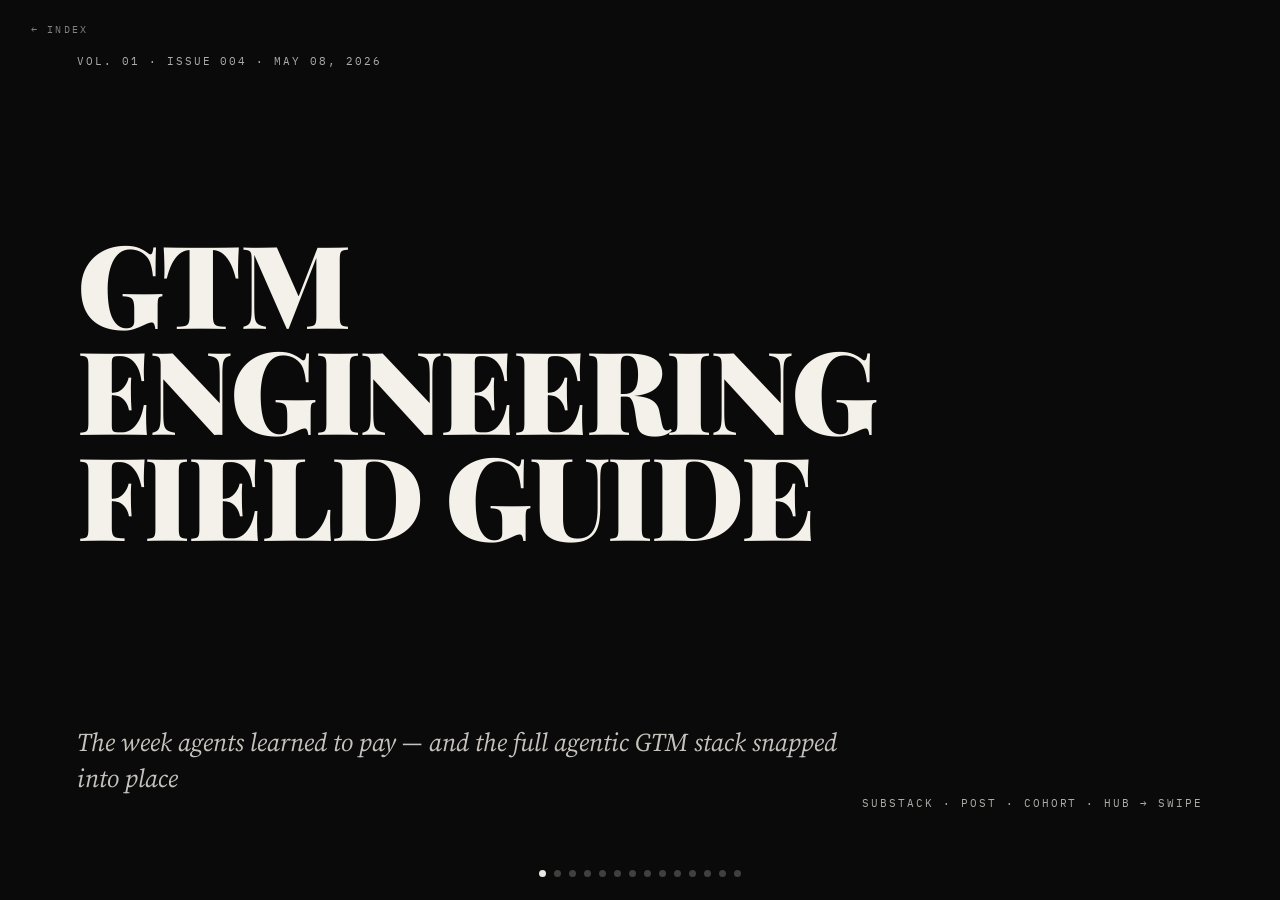
<file: issues/issue-004.html>
<!doctype html>
<html lang="en">
<head>
  <meta charset="utf-8" />
  <meta name="viewport" content="width=device-width, initial-scale=1" />
  <title>GTM Field Guide — Issue 004 — Agents That Transact</title>
  <meta name="description" content="The week AI agents gained ability to think, act, and pay—completing the agentic GTM stack" />
  <link rel="icon" type="image/svg+xml" href="/assets/favicon.svg" />
  <link rel="stylesheet" href="/assets/fonts.css" />
  <link rel="stylesheet" href="/assets/issue.css" />
</head>
<body>
  <a href="/" class="home-link" aria-label="Back to index">← INDEX</a>
  <main class="pages">

    <section class="page cover">
      <div class="cover-top">VOL. 01 · ISSUE 004 · MAY 08, 2026</div>
      <div class="masthead">
        <span class="line line-gtm">GTM</span>
        <span class="line line-engineering">ENGINEERING</span>
        <span class="line line-fieldguide">FIELD GUIDE</span>
      </div>
      <p class="subtitle">The week agents learned to pay — and the full agentic GTM stack snapped into place</p>
      <div class="cover-bottom">SUBSTACK · POST · COHORT · HUB → SWIPE</div>
    </section>

    <section class="page dark">
  <div class="page-left">
    <div class="rank-ghost">01</div>
    <div class="category-tag">SUBSTACK</div>
    <h2 class="headline">Pulse #26: Agentic Stack Goes Complete</h2>
    <a class="handle" href="https://gtmengineerschool.substack.com/p/the-gtm-engineer-pulse-26" target="_blank" rel="noopener noreferrer">@matteo-titta</a>
    <p class="description">Matteo Tittarelli&#39;s #26 frames the week three primitives landed simultaneously: Anthropic MCP connectors going live with Blender, Autodesk, and Adobe; Stripe giving agents programmatic wallets; and Meta dropping a CLI so AI agents can manage Marketing API campaigns from the command line. Tittarelli calls it the moment agents that think, act, and pay all converged in a single news cycle. GTM Engineer School Cohort 4 opening is also announced inside.</p>
  </div>
  <div class="page-right">
    <div class="signal">Published May 4, 2026</div>
    <div class="medium-tag">SUBSTACK</div>
    <aside class="callout">
      <div class="callout-header">WHY IT MATTERS</div>
      <p class="callout-body">The &#39;think-act-pay&#39; framing is the steal: use it as your board-level narrative for why agentic GTM infrastructure investment is non-negotiable now. Pull the Cohort 4 curriculum as a skills benchmark. The MCP + Stripe + Meta CLI trifecta is the clearest summary of the week anywhere.</p>
    </aside>
  </div>
</section>

    <section class="page light">
  <div class="page-left">
    <div class="rank-ghost">02</div>
    <div class="category-tag">HUB</div>
    <h2 class="headline">Claygent Builder: GTM Agents in Plain Language</h2>
    <a class="handle" href="https://www.clay.com/blog/claygent-builder" target="_blank" rel="noopener noreferrer">clay.com</a>
    <p class="description">Clay shipped Claygent Builder on May 7 — a native in-platform environment for creating, testing, and deploying GTM agents without leaving Clay. Users describe an agent in plain language, test on real data free of charge, upload documents for business context, and deploy once with changes propagating across all workflows. New capabilities include hot-swap AI models, one-click version rollback, and a new &#x27;Find Contacts and Jobs&#x27; agent tool.</p>
  </div>
  <div class="page-right">
    <div class="signal">Shipped May 7, 2026</div>
    <div class="medium-tag">HUB</div>
    <aside class="callout">
      <div class="callout-header">WHY IT MATTERS</div>
      <p class="callout-body">Hot-swap AI models and one-click version rollback transform Claygent from fragile prototype to production-grade infrastructure. Test the &#x27;Find Contacts and Jobs&#x27; agent against your ICP before building custom search logic — the free trial testing tier removes every excuse not to prototype this week.</p>
    </aside>
  </div>
</section>

    <section class="page dark">
  <div class="page-left">
    <div class="rank-ghost">03</div>
    <div class="category-tag">POST</div>
    <h2 class="headline">AWS AgentCore: Agents Pay for Data Autonomously</h2>
    <a class="handle" href="https://aws.amazon.com/blogs/machine-learning/agents-that-transact-introducing-amazon-bedrock-agentcore-payments-built-with-coinbase-and-stripe/" target="_blank" rel="noopener noreferrer">aws.amazon.com</a>
    <p class="description">Amazon Bedrock AgentCore launched a preview of agent-native payment capabilities built with Coinbase and Stripe. When an AI agent encounters a paid resource and receives an HTTP 402 response, AgentCore handles the full x402 protocol — wallet auth, stablecoin payment, and proof delivery — without interrupting the agent&#39;s reasoning loop. Initial use cases target micropayments between $0.10 and $3.00 for premium data APIs and paywalled content.</p>
  </div>
  <div class="page-right">
    <div class="signal">$0.10–$3.00 micropayments live</div>
    <div class="medium-tag">POST</div>
    <aside class="callout">
      <div class="callout-header">WHY IT MATTERS</div>
      <p class="callout-body">The x402 protocol is worth understanding technically: agents encounter a paywall, handle auth, pay in stablecoin, receive proof, and continue — zero human touchpoints. For enrichment workflows this unlocks pay-per-query data APIs that were previously blocked by billing friction. The commerce layer for agentic GTM just arrived.</p>
    </aside>
  </div>
</section>

    <section class="page light">
  <div class="page-left">
    <div class="rank-ghost">04</div>
    <div class="category-tag">POST</div>
    <h2 class="headline">Meta Ads CLI Brings Campaigns to Command Line</h2>
    <a class="handle" href="https://ppc.land/metas-new-ads-cli-lets-ai-agents-manage-ad-campaigns-from-the-command-line/" target="_blank" rel="noopener noreferrer">ppc.land</a>
    <p class="description">Meta shipped an Ads CLI — a command-line tool wrapping the entire Marketing API into a single installable executable — alongside a companion MCP server. GTM teams can now create, edit, and analyze Meta campaigns directly from a terminal, CI/CD pipeline, or AI agent without custom API wrappers. The tool supports table, JSON, and plain output formats with environment-variable-based auth, and installs via pip or uv.</p>
  </div>
  <div class="page-right">
    <div class="signal">pip install meta-ads-mcp</div>
    <div class="medium-tag">POST</div>
    <aside class="callout">
      <div class="callout-header">WHY IT MATTERS</div>
      <p class="callout-body">The table and JSON output format is the GTM engineer&#39;s unlock: pipe Meta campaign performance directly into Claude for analysis or into n8n for automated budget reallocation. Build the audit workflow before the optimization workflow — understand what the agent sees before you let it act. Last major ad platform joining the agentic stack.</p>
    </aside>
  </div>
</section>

    <section class="page dark">
  <div class="page-left">
    <div class="rank-ghost">05</div>
    <div class="category-tag">POST</div>
    <h2 class="headline">Stripe Sessions 2026: 288 Launches, Agentic Commerce</h2>
    <a class="handle" href="https://stripe.com/newsroom/news/sessions-2026" target="_blank" rel="noopener noreferrer">stripe.com</a>
    <p class="description">Stripe held its annual conference and shipped 288 products anchored by the Agentic Commerce Suite — a complete solution for selling through AI agents via uploaded product catalogs and agent access management from the Dashboard. Other major launches: Machine Payments Protocol for agent-to-agent micropayments, Link agent wallets for programmatic purchasing, streaming payments via Metronome and Tempo, and a Google partnership enabling purchases inside AI Mode and the Gemini app.</p>
  </div>
  <div class="page-right">
    <div class="signal">288 products, one conference</div>
    <div class="medium-tag">POST</div>
    <aside class="callout">
      <div class="callout-header">WHY IT MATTERS</div>
      <p class="callout-body">The Machine Payments Protocol is the infrastructure bet: upload your product catalog to Stripe, expose it to the agent layer, and let AI-driven buyers find and purchase autonomously. GTM teams selling to technical buyers should map their catalog into this system now — the buyer-side agent infrastructure is arriving before most sellers are ready.</p>
    </aside>
  </div>
</section>

    <section class="page light">
  <div class="page-left">
    <div class="rank-ghost">06</div>
    <div class="category-tag">POST</div>
    <h2 class="headline">n8n Agents Join Microsoft 365 as Team Members</h2>
    <a class="handle" href="https://blog.n8n.io/deploy-n8n-agents-that-show-up-as-members-of-the-team-inside-microsoft-apps/" target="_blank" rel="noopener noreferrer">blog.n8n.io</a>
    <p class="description">n8n announced a native integration with Microsoft Agent 365 — now generally available — allowing n8n-built AI agents to appear inside Microsoft 365 apps, Teams, Outlook, and SharePoint as actual team members with company-issued identities and permissions. Enterprise users can trigger n8n automation workflows directly from Microsoft surfaces. For n8n, this means 1,000+ native integrations become accessible from within the Microsoft productivity suite.</p>
  </div>
  <div class="page-right">
    <div class="signal">1,000+ integrations in Microsoft 365</div>
    <div class="medium-tag">POST</div>
    <aside class="callout">
      <div class="callout-header">WHY IT MATTERS</div>
      <p class="callout-body">The enterprise unlock is permissions: n8n agents get company-issued M365 identities with proper access controls, not API keys passed around in Notion docs. If your buyers live in Teams, deploy a meeting-prep agent that runs 10 minutes before every intro call — it shows up as a teammate, no new tooling required.</p>
    </aside>
  </div>
</section>

    <section class="page dark">
  <div class="page-left">
    <div class="rank-ghost">07</div>
    <div class="category-tag">SUBSTACK</div>
    <h2 class="headline">Five AI-Native GTM Plays That Actually Work</h2>
    <a class="handle" href="https://www.growthunhinged.com/p/the-best-ai-native-gtm-plays-you-re-not-running" target="_blank" rel="noopener noreferrer">growthunhinged.com</a>
    <p class="description">Kyle Poyar and Brendan Short co-authored a breakdown of five automated GTM plays working for AI-native growth teams: closed-lost re-engagement agents, champion tracking and job-change triggers, micro-campaign systems, competitor displacement plays, and AI-generated account prep. The piece predicts that within 12 months, most growth-stage teams will run five or more continuous agent workflows as core revenue infrastructure — not as experiments.</p>
  </div>
  <div class="page-right">
    <div class="signal">5 plays, all automatable now</div>
    <div class="medium-tag">SUBSTACK</div>
    <aside class="callout">
      <div class="callout-header">WHY IT MATTERS</div>
      <p class="callout-body">The micro-campaign system is the most underrated play: replace the weekly &#39;what do we target&#39; meeting with a Monday-morning agent run that segments and queues the week&#39;s sequences automatically. Champion tracking delivers the highest ROI for expansion-motion teams — build it before you build anything else on this list.</p>
    </aside>
  </div>
</section>

    <section class="page light">
  <div class="page-left">
    <div class="rank-ghost">08</div>
    <div class="category-tag">POST</div>
    <h2 class="headline">a16z Growth Engineer Fellowship: 65 Inaugural Fellows</h2>
    <a class="handle" href="https://www.a16z.news/p/meet-the-a16z-growth-engineer-fellows" target="_blank" rel="noopener noreferrer">a16z.news</a>
    <p class="description">Andreessen Horowitz selected 65 inaugural fellows for its 8-week Growth Engineer Fellowship from thousands of applicants, drawing talent from OpenAI, Replit, Notion, Coinbase, ElevenLabs, Perplexity, and Clay. The program offers insider access to the a16z portfolio ecosystem, off-the-record dinners, and a &#x27;tiny talks&#x27; demo series. a16z modeled it explicitly after its Design Engineer and New Media fellowships, calling the growth engineer &#x27;one of the most important early hires&#x27; at AI-native startups.</p>
  </div>
  <div class="page-right">
    <div class="signal">65 fellows, 8-week program</div>
    <div class="medium-tag">POST</div>
    <aside class="callout">
      <div class="callout-header">WHY IT MATTERS</div>
      <p class="callout-body">When a16z names a role with a fellowship, the role crosses from experimental to standard. Track the fellows list — OpenAI and Clay alumni will publish methods and benchmarks as the program runs. Use the a16z framing (&#x27;most important early hire&#x27;) verbatim in your next board conversation about headcount.</p>
    </aside>
  </div>
</section>

    <section class="page dark">
  <div class="page-left">
    <div class="rank-ghost">09</div>
    <div class="category-tag">COHORT</div>
    <h2 class="headline">GTM Engineer School Cohort 4 Now Open</h2>
    <a class="handle" href="https://gtm-engineer-school.com/" target="_blank" rel="noopener noreferrer">gtm-engineer-school.com</a>
    <p class="description">GTM Engineer School&#39;s fourth live cohort is open for enrollment with fewer than 55 spots remaining of 75 total. The program runs six weeks with live sessions Tuesdays and Fridays at 4-5 PM ET, concluding in a capstone demo day. Past cohorts have included 200-plus operators from Google, Gorgias, Fivetran, SurveyMonkey, Airtable, Slack, and Loom, with Cohort 4 expected to incorporate the latest agentic tooling stack.</p>
  </div>
  <div class="page-right">
    <div class="signal">Under 55 spots remaining</div>
    <div class="medium-tag">COHORT</div>
    <aside class="callout">
      <div class="callout-header">WHY IT MATTERS</div>
      <p class="callout-body">The twice-weekly cadence plus capstone demo day is the format worth studying: skip certification, ship a working system instead. Use the Cohort 4 curriculum as a free benchmark for what &#39;good&#39; looks like in mid-2026. If you are building an internal GTM engineering practice, model your onboarding sprint on this structure.</p>
    </aside>
  </div>
</section>

    <section class="page light">
  <div class="page-left">
    <div class="rank-ghost">10</div>
    <div class="category-tag">POST</div>
    <h2 class="headline">PredictLeads Lookalike API: 18M Companies, Structured Reasoning</h2>
    <a class="handle" href="https://blog.predictleads.com/2026/05/06/company-lookalike-api-gtm-workflows" target="_blank" rel="noopener noreferrer">predictleads.com</a>
    <p class="description">PredictLeads shipped a Company Lookalike API covering 18 million-plus companies on May 6, enabling GTM teams to programmatically retrieve lists of companies similar to any target account — with the top 20 matches including a structured explanation of why they are similar. The API plugs directly into CRM, ABM, account scoring, and AI agent workflows. Companion posts published the same day cover lookalike data for AI agents and a market mapping use case guide.</p>
  </div>
  <div class="page-right">
    <div class="signal">18M+ companies, top-20 matches</div>
    <div class="medium-tag">POST</div>
    <aside class="callout">
      <div class="callout-header">WHY IT MATTERS</div>
      <p class="callout-body">The structured &#39;why similar&#39; reasoning text is the differentiator: drop it directly into a Claygent prompt as context and let the agent explain to a rep why an account fits, using real data points instead of a black-box score. Use the market mapping guide for ICP expansion plays when your immediate TAM is exhausted.</p>
    </aside>
  </div>
</section>

    <section class="page dark">
  <div class="page-left">
    <div class="rank-ghost">11</div>
    <div class="category-tag">POST</div>
    <h2 class="headline">GTM Engineer Comp 2026: Up to $300K at AI Cos</h2>
    <a class="handle" href="https://bettsrecruiting.com/blog/top-gtm-engineer-compensation-trends-in-tech-for-2026/" target="_blank" rel="noopener noreferrer">bettsrecruiting.com</a>
    <p class="description">Betts Recruiting&#x27;s 2026 compensation report documents GTM engineer base salaries ranging $180K-$240K at AI companies, with total comp packages at Vercel and OpenAI exceeding $250K-$300K-plus. Key findings: GTM engineer job openings grew 205 percent year-over-year between 2024 and 2025; Python and SQL fluency adds $70K-$110K in base versus non-technical GTM roles; and variable comp is increasingly tied to pipeline velocity, qualified meetings generated, and conversion improvement.</p>
  </div>
  <div class="page-right">
    <div class="signal">$180K–$300K+ at AI companies</div>
    <div class="medium-tag">POST</div>
    <aside class="callout">
      <div class="callout-header">WHY IT MATTERS</div>
      <p class="callout-body">Use the $180K-$240K base range as your counter-offer floor at any AI-native company. Python and SQL fluency is worth $70K-$110K in annual base — the clearest upskilling ROI in the field right now. Pipeline velocity bonuses replacing quota structures is the comp trend to cite in your next performance review.</p>
    </aside>
  </div>
</section>

    <section class="page light">
  <div class="page-left">
    <div class="rank-ghost">12</div>
    <div class="category-tag">POST</div>
    <h2 class="headline">1,000 GTM Engineer Jobs: What the Data Says</h2>
    <a class="handle" href="https://bloomberry.com/blog/i-analyzed-1000-gtm-engineering-jobs-here-is-what-i-learned/" target="_blank" rel="noopener noreferrer">bloomberry.com</a>
    <p class="description">Bloomberry crawled every GTM Engineering job posting from the prior year and found 205 percent YoY growth in postings; top required tools are Clay, HubSpot, Outreach, Salesforce, and Zapier; 38 percent require SQL or Python; median posted salary is $127,500 but top payers like Vercel at $252K and OpenAI at $250K skew heavily upward; average experience requirement is 4.1 years; and 9 of 10 GTM Engineer responsibilities overlap with RevOps Engineer postings.</p>
  </div>
  <div class="page-right">
    <div class="signal">205% YoY job posting growth</div>
    <div class="medium-tag">POST</div>
    <aside class="callout">
      <div class="callout-header">WHY IT MATTERS</div>
      <p class="callout-body">The GTM vs. RevOps differentiator is the single most useful sentence in this dataset: optimize outbound and prospecting (GTM) vs. optimize forecast accuracy (RevOps). Use it to write your JD, scope your interviews, and explain the role to a CFO in under 30 seconds. The tool stack list is your hiring rubric.</p>
    </aside>
  </div>
</section>

    <section class="page back">
      <div class="back-top">END OF ISSUE · NO. 004 / MAY 08, 2026</div>
      <div>
        <blockquote class="pull-quote">The agents that think, act, and pay all landed in the same week.</blockquote>
        <div class="attribution">— Matteo Tittarelli, GTM Engineer Pulse #26</div>
        <p class="colophon">Set in Playfair Display, Source Serif, and IBM Plex Mono. Compiled from twelve primary sources across newsletters, communities, and practitioner feeds — MAY 08, 2026. Intended as a working reference, not a reading list. Every entry is a node in a builder&#39;s graph: subscribe, lift the playbook, ship the workflow, measure the lift.</p>
      </div>
      <div class="back-bottom">
        <a href="/">← RETURN TO INDEX</a>
        <span>PRIVATE EDITION</span>
      </div>
    </section>

  </main>
  <nav class="dots" aria-label="Page navigation"></nav>
  <script src="/assets/issue.js"></script>
</body>
</html>
</file>
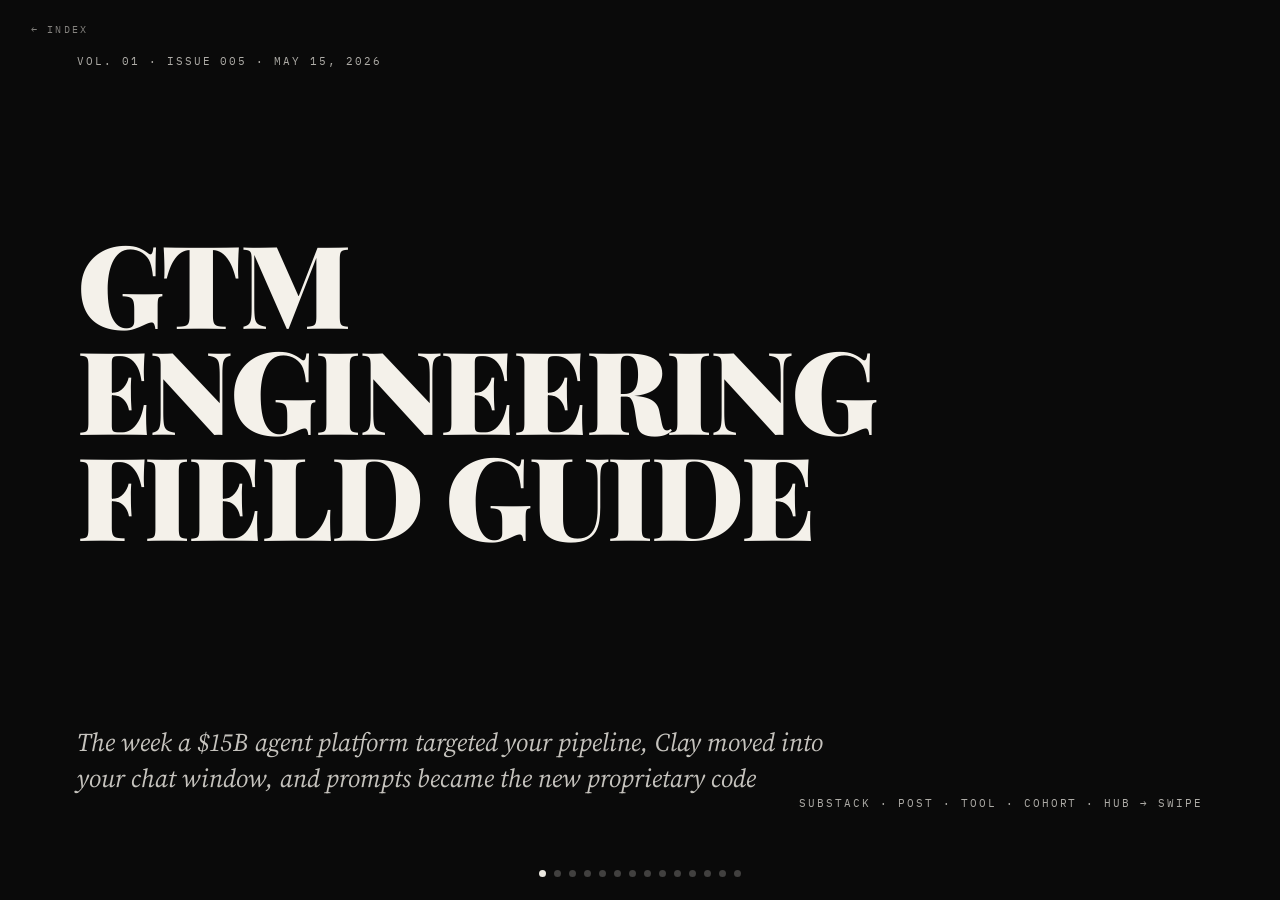
<file: issues/issue-005.html>
<!doctype html>
<html lang="en">
<head>
  <meta charset="utf-8" />
  <meta name="viewport" content="width=device-width, initial-scale=1" />
  <title>GTM Field Guide — Issue 005 — Agents Execute, Prompts Lead</title>
  <meta name="description" content="Sierra hits $15B, Clay MCP goes live, and GTM engineer prompts become the new source code." />
  <link rel="icon" type="image/svg+xml" href="/assets/favicon.svg" />
  <link rel="stylesheet" href="/assets/fonts.css" />
  <link rel="stylesheet" href="/assets/issue.css" />
</head>
<body>
  <a href="/" class="home-link" aria-label="Back to index">← INDEX</a>
  <main class="pages">

    <section class="page cover">
      <div class="cover-top">VOL. 01 · ISSUE 005 · MAY 15, 2026</div>
      <div class="masthead">
        <span class="line line-gtm">GTM</span>
        <span class="line line-engineering">ENGINEERING</span>
        <span class="line line-fieldguide">FIELD GUIDE</span>
      </div>
      <p class="subtitle">The week a $15B agent platform targeted your pipeline, Clay moved into your chat window, and prompts became the new proprietary code</p>
      <div class="cover-bottom">SUBSTACK · POST · TOOL · COHORT · HUB → SWIPE</div>
    </section>

    <section class="page dark">
  <div class="page-left">
    <div class="rank-ghost">01</div>
    <div class="category-tag">SUBSTACK</div>
    <h2 class="headline">Pulse #27: Sierra, Airbyte, Ahrefs, Highspot</h2>
    <a class="handle" href="https://gtmengineerschool.substack.com/p/copy-the-gtm-engineer-pulse-26" target="_blank" rel="noopener noreferrer">@matteo_tittarelli</a>
    <p class="description">Matteo Tittarelli's May 11 edition covers Sierra's $950M raise at $15B, Airbyte's Context Store cutting agent token spend 80%, Highspot's GTM Agent + MCP Server, and Ahrefs opening Agent A free trials. Bonus framework: Millie H.'s content-hire onboarding method — strip the AI tools first, teach fundamentals second.</p>
  </div>
  <div class="page-right">
    <div class="signal">Published May 11, 2026</div>
    <div class="medium-tag">SUBSTACK</div>
    <aside class="callout">
      <div class="callout-header">WHY IT MATTERS</div>
      <p class="callout-body">Use the Millie H. framework as a GTM playbook audit: remove AI scaffolding, reverse-engineer what's working, then re-automate. The Airbyte Context Store stat (80% fewer tokens) is a direct lever for agent cost management — worth benchmarking against your own Clay + OpenAI spend.</p>
    </aside>
  </div>
</section>

    <section class="page light">
  <div class="page-left">
    <div class="rank-ghost">02</div>
    <div class="category-tag">POST</div>
    <h2 class="headline">Sierra Raises $950M at $15B — 40% Fortune 50</h2>
    <a class="handle" href="https://techcrunch.com/2026/05/04/sierra-raises-950m-as-the-race-to-own-enterprise-ai-gets-serious/" target="_blank" rel="noopener noreferrer">TechCrunch</a>
    <p class="description">Bret Taylor's Sierra raised $950M led by Tiger Global and GV, valuing it at $15B+ and claiming 40% of the Fortune 50 as customers at $150M ARR. Agents now handle mortgage origination, insurance claims, and healthcare revenue cycles — not just customer support tickets. Capital is concentrating into a few well-connected platforms.</p>
  </div>
  <div class="page-right">
    <div class="signal">$150M ARR, 40% Fortune 50</div>
    <div class="medium-tag">POST</div>
    <aside class="callout">
      <div class="callout-header">WHY IT MATTERS</div>
      <p class="callout-body">Sierra's expansion into sales and CLV optimization is the direct competitive signal for GTM engineers: autonomous agents will own post-sale revenue motions. Map your current handoff points between CS and expansion sequences — that's where Sierra (or clones) will land in enterprise accounts by Q3.</p>
    </aside>
  </div>
</section>

    <section class="page dark">
  <div class="page-left">
    <div class="rank-ghost">03</div>
    <div class="category-tag">TOOL</div>
    <h2 class="headline">Airbyte Context Store Cuts Agent Tokens 80%</h2>
    <a class="handle" href="https://airbyte.com/blog/airbyte-agents" target="_blank" rel="noopener noreferrer">airbyte.com</a>
    <p class="description">Airbyte launched Airbyte Agents with a managed Context Store on May 5 — a pre-replicated, pre-indexed enterprise data layer that replaces real-time source API calls with fast indexed search. In early testing, agents using Context Store made 40% fewer tool calls and consumed up to 80% fewer tokens. Available via MCP and a native SDK, compatible with Claude, ChatGPT, and Cursor.</p>
  </div>
  <div class="page-right">
    <div class="signal">Up to 80% fewer tokens</div>
    <div class="medium-tag">POST</div>
    <aside class="callout">
      <div class="callout-header">WHY IT MATTERS</div>
      <p class="callout-body">If you&#39;re running enrichment agents against raw APIs, the math on Context Store is simple: 5&#8211;6 API calls collapse to 1&#8211;2 and token bills follow. Wire Airbyte Context Store into your Clay or n8n enrichment pipelines first, then benchmark cost delta &#8212; this is a fast ROI proof for any GTM infra budget conversation.</p>
    </aside>
  </div>
</section>

    <section class="page light">
  <div class="page-left">
    <div class="rank-ghost">04</div>
    <div class="category-tag">TOOL</div>
    <h2 class="headline">Highspot Ships GTM Agent, MCP Server, Maturity Model</h2>
    <a class="handle" href="https://www.highspot.com/blog/highspot-gtm-agent-spring-launch-2026/" target="_blank" rel="noopener noreferrer">highspot.com</a>
    <p class="description">Highspot&#39;s Spring Launch &#39;26 (May 4) ships three things at once: GTM Agent (aggregates CRM activity, buyer engagement, content usage, and meeting insights into seller guidance), an MCP Server (connects Highspot context to OpenAI, Anthropic, and Copilot), and a proprietary GTM Maturity Model benchmarking people, process, tech, and AI across the revenue org. Their research: 98% of leaders say strategy is in motion but only 10% execute effectively.</p>
  </div>
  <div class="page-right">
    <div class="signal">98% plan, only 10% execute</div>
    <div class="medium-tag">POST</div>
    <aside class="callout">
      <div class="callout-header">WHY IT MATTERS</div>
      <p class="callout-body">The MCP Server is the operative piece for GTM engineers: it means Highspot enablement context can feed your Claude or ChatGPT workflows directly. Use the Maturity Model as a diagnostic before pitching any new GTM tooling internally &#8212; it frames the conversation in revenue outcomes, not feature lists.</p>
    </aside>
  </div>
</section>

    <section class="page dark">
  <div class="page-left">
    <div class="rank-ghost">05</div>
    <div class="category-tag">HUB</div>
    <h2 class="headline">Clay MCP Goes Live in Claude and ChatGPT</h2>
    <a class="handle" href="https://www.clay.com/blog/clay-mcp" target="_blank" rel="noopener noreferrer">clay.com/mcp</a>
    <p class="description">Clay MCP launched April 22 and hit peak adoption discussion the week of May 8&#8211;15, enabling RevOps-built Clay workflows &#8212; enrichment waterfalls, ICP scoring, outbound sequences &#8212; to be triggered directly from Claude and ChatGPT chat. Functions let admins publish specific workflows to reps with credit budgets and per-user permissioning. Available on all Launch, Growth, and Enterprise plans.</p>
  </div>
  <div class="page-right">
    <div class="signal">Live in Claude + ChatGPT</div>
    <div class="medium-tag">HUB</div>
    <aside class="callout">
      <div class="callout-header">WHY IT MATTERS</div>
      <p class="callout-body">Build your most-used enrichment waterfall as a Clay Function, publish it via MCP, and your reps can run it from ChatGPT without touching Clay&#39;s UI. Start with one high-volume use case &#8212; lead enrichment from email &#8212; measure time-to-data, then expand. This is the first real bridge between GTM ops and the chat interface.</p>
    </aside>
  </div>
</section>

    <section class="page light">
  <div class="page-left">
    <div class="rank-ghost">06</div>
    <div class="category-tag">SUBSTACK</div>
    <h2 class="headline">Brendan Short: Prompts Are the New Code</h2>
    <a class="handle" href="https://www.thesignal.club/p/prompts-are-the-new-code" target="_blank" rel="noopener noreferrer">@brendanjshort</a>
    <p class="description">Brendan Short&#39;s The Signal argues that when technical skill is no longer the bottleneck in GTM, creativity and prompt quality become the new IP. The best prompts will be as valuable as source code, and the 10x operator of 2026 is whoever can manipulate AI to produce the best output. Short treats effective prompts as proprietary assets &#8212; not instructions, but intellectual property.</p>
  </div>
  <div class="page-right">
    <div class="signal">&#8220;Prompts will be valuable IP&#8221;</div>
    <div class="medium-tag">SUBSTACK</div>
    <aside class="callout">
      <div class="callout-header">WHY IT MATTERS</div>
      <p class="callout-body">Stop treating prompts as throwaway instructions. Version-control your best GTM prompts &#8212; ICP scoring, call transcript parsing, personalization chains &#8212; the same way you&#39;d version code. Build a prompt library as a team artifact and gate it &#8212; that&#39;s your actual competitive edge, not the tools you&#39;re using.</p>
    </aside>
  </div>
</section>

    <section class="page dark">
  <div class="page-left">
    <div class="rank-ghost">07</div>
    <div class="category-tag">TOOL</div>
    <h2 class="headline">Ahrefs Opens Agent A Free Trials to All</h2>
    <a class="handle" href="https://ahrefs.com/agent-a" target="_blank" rel="noopener noreferrer">ahrefs.com/agent-a</a>
    <p class="description">On May 5, Ahrefs CMO Tim Soulo extended Agent A free trial access to 20 non-customers. Agent A bundles Anthropic AI models, full unrestricted Ahrefs API access &#8212; more endpoints than the standard API or MCP &#8212; and pre-built Skills, Apps, and Reports for SEO, AEO, and digital marketing, with new ones shipping weekly. The trial is a rare chance to stress-test a marketing agent with actual proprietary data behind it.</p>
  </div>
  <div class="page-right">
    <div class="signal">20 non-customer free slots</div>
    <div class="medium-tag">POST</div>
    <aside class="callout">
      <div class="callout-header">WHY IT MATTERS</div>
      <p class="callout-body">Agent A is worth testing specifically for competitive research automation: backlink analysis, SERP tracking, and AEO gap mapping can all run as recurring agent jobs instead of manual pulls. If you&#39;re building content-signal pipelines for ABM, this is a free benchmark against whatever you&#39;re running in Clay or Perplexity.</p>
    </aside>
  </div>
</section>

    <section class="page light">
  <div class="page-left">
    <div class="rank-ghost">08</div>
    <div class="category-tag">POST</div>
    <h2 class="headline">Clay&#39;s $5B Story: Everett Berry Profiled</h2>
    <a class="handle" href="https://www.franksworld.com/2026/05/07/behind-the-scenes-with-go-to-market-engineers-clays-5-billion-success-story/" target="_blank" rel="noopener noreferrer">Everett Berry / Clay</a>
    <p class="description">A May 7 deep-dive into Clay&#39;s GTM engineering team led by Everett Berry (Head of GTM Engineering), showing how a &#39;forward deployed&#39; engineering model helped Clay reach $100M ARR and a $5B valuation. The piece documents the internal operating model: GTM engineers sit in the field with customers, not behind a SaaS dashboard, and translate customer workflows into scalable Clay infrastructure.</p>
  </div>
  <div class="page-right">
    <div class="signal">$100M ARR, $5B valuation</div>
    <div class="medium-tag">POST</div>
    <aside class="callout">
      <div class="callout-header">WHY IT MATTERS</div>
      <p class="callout-body">The &#39;forward deployed GTM engineer&#39; model is the playbook worth stealing: embed with a customer&#39;s sales or RevOps team for 2&#8211;4 weeks, build their workflow live, then productize it as a reusable template. That&#39;s how you build case studies AND your service offering simultaneously.</p>
    </aside>
  </div>
</section>

    <section class="page dark">
  <div class="page-left">
    <div class="rank-ghost">09</div>
    <div class="category-tag">SUBSTACK</div>
    <h2 class="headline">The Signal: MCPs, Claude, and $44B Anthropic</h2>
    <a class="handle" href="https://www.thesignal.club/p/this-week-in-gtm" target="_blank" rel="noopener noreferrer">@brendanjshort</a>
    <p class="description">Brendan Short hosted a live event with 800 registrants covering &#39;How GTM Teams are Using MCPs and Claude Today&#39; with video demos of real workflows. This week&#39;s Signal edition tracks Anthropic&#39;s run rate jumping to $44B &#8212; up $14B in four weeks &#8212; as the clearest signal of enterprise AI adoption velocity in the GTM stack.</p>
  </div>
  <div class="page-right">
    <div class="signal">Anthropic run rate: $44B</div>
    <div class="medium-tag">SUBSTACK</div>
    <aside class="callout">
      <div class="callout-header">WHY IT MATTERS</div>
      <p class="callout-body">The $44B Anthropic run rate is a procurement signal: enterprise buyers are already paying for Claude at scale. If your GTM stack isn&#39;t routing through MCP-connected Claude workflows by Q3, you&#39;ll be explaining why to leadership. Short&#39;s event replays are worth pulling for specific MCP-to-CRM workflow demos.</p>
    </aside>
  </div>
</section>

    <section class="page light">
  <div class="page-left">
    <div class="rank-ghost">10</div>
    <div class="category-tag">COHORT</div>
    <h2 class="headline">Apollo Launches Free 12-Week GTM Engineer Program</h2>
    <a class="handle" href="https://www.apollo.io/insights/gtm-engineer-course" target="_blank" rel="noopener noreferrer">apollo.io</a>
    <p class="description">Apollo&#39;s GTME Program assigns a dedicated GTM Engineer to build a full revenue system alongside your team across 12 weeks and seven pillars: TAM mapping, deliverability, ICP scoring, messaging, workflows, human-in-the-loop, and reporting. The program requires only 15&#8211;20 hours of the client team&#39;s time total. It&#39;s positioned as a free alternative to expensive GTM agency retainers for teams already on Apollo.</p>
  </div>
  <div class="page-right">
    <div class="signal">7 pillars, 15&#8211;20 hrs team time</div>
    <div class="medium-tag">COHORT</div>
    <aside class="callout">
      <div class="callout-header">WHY IT MATTERS</div>
      <p class="callout-body">The seven-pillar architecture is worth borrowing as a GTM engineer audit framework regardless of whether you use Apollo. Run each pillar as a diagnostic: score your current setup 1&#8211;5 on deliverability, ICP scoring precision, and workflow automation coverage. The gaps are your roadmap for the next 90 days.</p>
    </aside>
  </div>
</section>

    <section class="page dark">
  <div class="page-left">
    <div class="rank-ghost">11</div>
    <div class="category-tag">COHORT</div>
    <h2 class="headline">Spychalski: How to Start a Clay Agency in 2026</h2>
    <a class="handle" href="https://lu.ma/ni5o7iks" target="_blank" rel="noopener noreferrer">@patrickspychalski</a>
    <p class="description">Patrick Spychalski &#8212; Clay&#39;s first marketing contractor and co-founder of The Kiln (acquired by 2X) &#8212; is hosting a Luma event covering how to build and scale a GTM engineering agency in 2026, including how to build viral campaigns using Clay to generate custom web apps for prospects at scale. The Kiln is now a Clay Elite Studio Solutions Partner.</p>
  </div>
  <div class="page-right">
    <div class="signal">The Kiln acquired by 2X</div>
    <div class="medium-tag">COHORT</div>
    <aside class="callout">
      <div class="callout-header">WHY IT MATTERS</div>
      <p class="callout-body">The &#39;custom web app per prospect&#39; creative outbound tactic from The Kiln is the highest-signal play in this event. Map it: Clay pulls prospect data, AI generates a bespoke mini-app or report, the link becomes the cold email CTA. Worth replicating for any agency or in-house team doing enterprise ABM.</p>
    </aside>
  </div>
</section>

    <section class="page light">
  <div class="page-left">
    <div class="rank-ghost">12</div>
    <div class="category-tag">HUB</div>
    <h2 class="headline">GTME Pulse: Vendor-Neutral Salary Benchmarks Live</h2>
    <a class="handle" href="https://gtmepulse.com/" target="_blank" rel="noopener noreferrer">gtmepulse.com</a>
    <p class="description">GTME Pulse is a live salary and career intelligence hub for GTM engineers, updated weekly, sourced from the State of GTME Report 2026 (n=228). Key data: US median base salary is $135K with a wide $60K&#8211;$200K+ spread; mid-size companies (201&#8211;1,000 employees) pay highest medians; Python/SQL fluency drives a $70K&#8211;$110K premium; AI agent workflow skills add 15&#8211;25% above traditional automation operators.</p>
  </div>
  <div class="page-right">
    <div class="signal">n=228, $135K US median</div>
    <div class="medium-tag">HUB</div>
    <aside class="callout">
      <div class="callout-header">WHY IT MATTERS</div>
      <p class="callout-body">Use the Series B vs. Series D salary split as your negotiation anchor &#8212; not Glassdoor&#39;s blended average. The Python/SQL premium is the single clearest signal for where to invest your upskilling hours this quarter. Check GTME Pulse before any comp conversation.</p>
    </aside>
  </div>
</section>

    <section class="page back">
      <div class="back-top">END OF ISSUE · NO. 005 / MAY 15, 2026</div>
      <div>
        <blockquote class="pull-quote">The best prompts will be as valuable as the code bases of the last few decades.</blockquote>
        <div class="attribution">— Brendan J Short, The Signal</div>
        <p class="colophon">Set in Playfair Display, Source Serif, and IBM Plex Mono. Compiled from twelve primary sources across newsletters, communities, and practitioner feeds — MAY 15, 2026. Intended as a working reference, not a reading list. Every entry is a node in a builder's graph: subscribe, lift the playbook, ship the workflow, measure the lift.</p>
      </div>
      <div class="back-bottom">
        <a href="/">← RETURN TO INDEX</a>
        <span>PRIVATE EDITION</span>
      </div>
    </section>

  </main>
  <nav class="dots" aria-label="Page navigation"></nav>
  <script src="/assets/issue.js"></script>
</body>
</html>
</file>
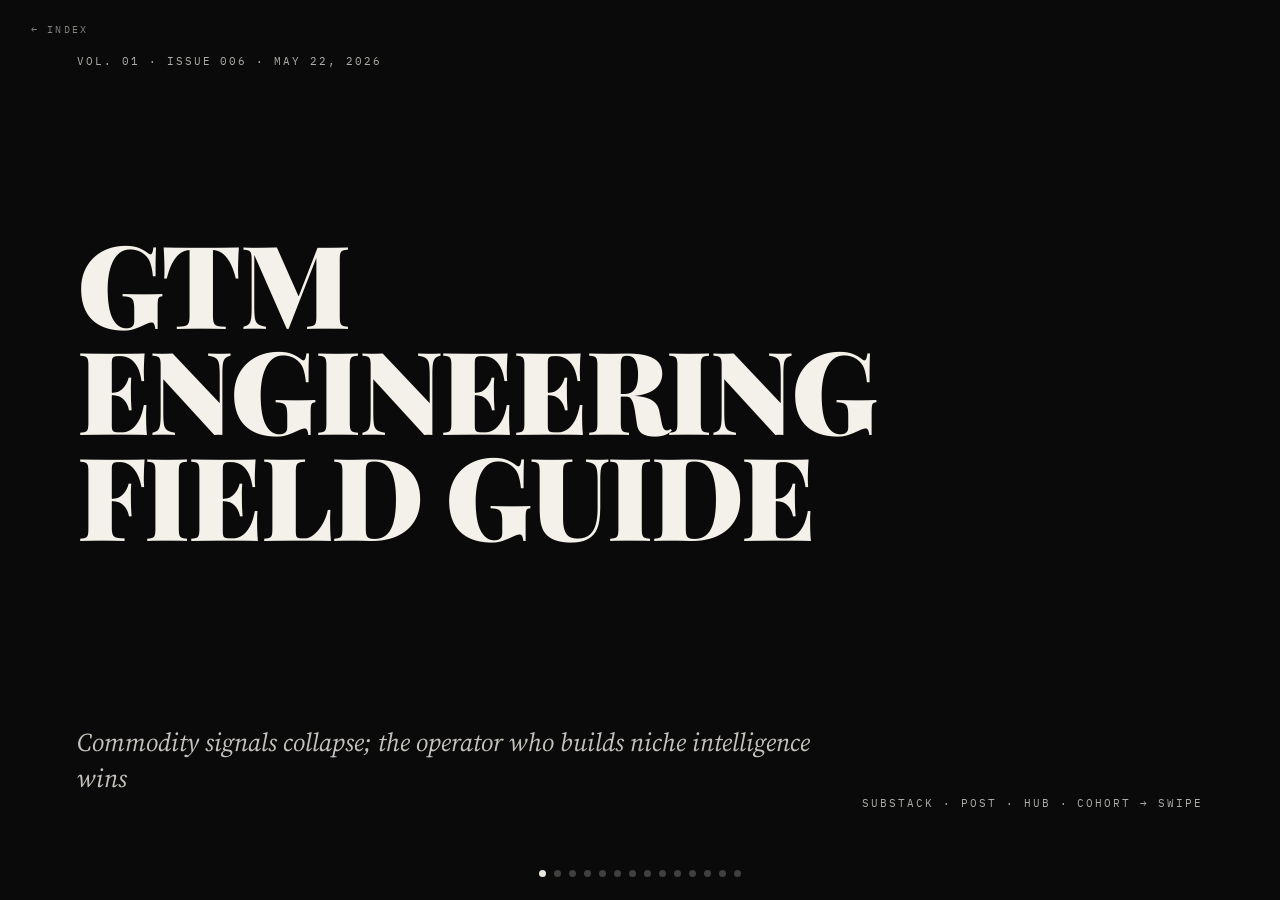
<file: issues/issue-006.html>
<!doctype html>
<html lang="en">
<head>
  <meta charset="utf-8" />
  <meta name="viewport" content="width=device-width, initial-scale=1" />
  <title>GTM Field Guide — Issue 006 — The Discipline Era</title>
  <meta name="description" content="GTM engineering hits institutional maturity with niche signals, defined roles, salary benchmarks, and proof that AI drives quota." />
  <link rel="icon" type="image/svg+xml" href="/assets/favicon.svg" />
  <link rel="stylesheet" href="/assets/fonts.css" />
  <link rel="stylesheet" href="/assets/issue.css" />
</head>
<body>
  <a href="/" class="home-link" aria-label="Back to index">← INDEX</a>
  <main class="pages">

    <section class="page cover">
      <div class="cover-top">VOL. 01 · ISSUE 006 · MAY 22, 2026</div>
      <div class="masthead">
        <span class="line line-gtm">GTM</span>
        <span class="line line-engineering">ENGINEERING</span>
        <span class="line line-fieldguide">FIELD GUIDE</span>
      </div>
      <p class="subtitle">Commodity signals collapse; the operator who builds niche intelligence wins</p>
      <div class="cover-bottom">SUBSTACK · POST · HUB · COHORT → SWIPE</div>
    </section>

    <section class="page dark">
  <div class="page-left">
    <div class="rank-ghost">01</div>
    <div class="category-tag">SUBSTACK</div>
    <h2 class="headline">Pulse #28: Your GTM Is Too Observable</h2>
    <a class="handle" href="https://gtmengineerschool.substack.com/p/the-gtm-engineer-pulse-28" target="_blank" rel="noopener noreferrer">@matteo_tittarelli</a>
    <p class="description">Matteo Tittarelli&#39;s May 18 edition anchors on a dangerous new reality: when your signals, plays, and ICP targeting are visible to every tool in the market, your competitive edge evaporates. Includes Gagan Chawla&#39;s Q2 2026 State of AI GTM report and the week&#39;s GTM infrastructure news, enrichment tool updates, and operator job postings.</p>
  </div>
  <div class="page-right">
    <div class="signal">Published May 18, 2026</div>
    <div class="medium-tag">SUBSTACK</div>
    <aside class="callout">
      <div class="callout-header">WHY IT MATTERS</div>
      <p class="callout-body">The &#39;too observable&#39; thesis is the operational version of signal commoditization: when every team runs the same Clay waterfall against the same data providers, identical emails arrive at the same inbox. Audit your enrichment stack &#8212; if three competitors could build the same table, your edge is gone.</p>
    </aside>
  </div>
</section>

    <section class="page light">
  <div class="page-left">
    <div class="rank-ghost">02</div>
    <div class="category-tag">SUBSTACK</div>
    <h2 class="headline">Generic Signals Commoditized — Niche Is the New Alpha</h2>
    <a class="handle" href="https://www.thesignal.club/p/the-commoditization-of-signals" target="_blank" rel="noopener noreferrer">@brendanjshort</a>
    <p class="description">Brendan Short argues the GTM signal market is splitting into two tiers: commodity signals everyone has (job changes, funding rounds, website visits) and niche, timing-focused signals specific to your product and buyers. The post includes 20 concrete examples of niche B2B signals — from specific job post language to vendor review activity to software renewal windows.</p>
  </div>
  <div class="page-right">
    <div class="signal">20 niche B2B signal examples</div>
    <div class="medium-tag">SUBSTACK</div>
    <aside class="callout">
      <div class="callout-header">WHY IT MATTERS</div>
      <p class="callout-body">Pull the 20 niche signal examples and map each to a Clay column or n8n trigger you could build this week. Start with renewal window detection or specific job posting language — both are extractable today. Generic signals have a 6-month shelf life. Niche ones compound over time.</p>
    </aside>
  </div>
</section>

    <section class="page dark">
  <div class="page-left">
    <div class="rank-ghost">03</div>
    <div class="category-tag">SUBSTACK</div>
    <h2 class="headline">The Signal Goes Full-Time — Plus an Anonymous Demo Day</h2>
    <a class="handle" href="https://www.thesignal.club/p/may-monthly-roundup" target="_blank" rel="noopener noreferrer">@brendanjshort</a>
    <p class="description">Brendan Short&#39;s May 2026 roundup announces he is officially full-time on The Signal, building it into a standalone media business. The issue also announces an Anonymous GTM Tech Demo Day: 20 live mini-demos from AI-native GTM startups, no big-company keynotes, no pay-to-play, and attendees can watch without revealing identity. Plus: who is actually hiring in GTM and the month&#39;s top content.</p>
  </div>
  <div class="page-right">
    <div class="signal">20 anonymous GTM tech demos</div>
    <div class="medium-tag">SUBSTACK</div>
    <aside class="callout">
      <div class="callout-header">WHY IT MATTERS</div>
      <p class="callout-body">The anonymous demo format strips vendor selling from the equation — you evaluate output, not pitch. Use this event as a live competitive intel session and bookmark the startups you have not heard of yet. Two of the last three breakout GTM tools launched without a PR cycle.</p>
    </aside>
  </div>
</section>

    <section class="page light">
  <div class="page-left">
    <div class="rank-ghost">04</div>
    <div class="category-tag">POST</div>
    <h2 class="headline">ICONIQ: AI-Embedded Teams Hit 67% Quota Attainment</h2>
    <a class="handle" href="https://www.iconiq.com/growth/reports/state-of-go-to-market-2026" target="_blank" rel="noopener noreferrer">iconiq.com</a>
    <p class="description">ICONIQ Growth surveyed 150+ GTM executives at B2B and AI software companies for its 2026 State of Go-to-Market report. When AI is fully embedded in GTM processes, 67% of ramped AEs hit quota — versus 59% when it is not. Sales cycles dropped from 25 weeks to 19 weeks in H2 2025, and free trial-to-paid conversions are up 14 percentage points year over year.</p>
  </div>
  <div class="page-right">
    <div class="signal">67% quota with AI vs 59% without</div>
    <div class="medium-tag">POST</div>
    <aside class="callout">
      <div class="callout-header">WHY IT MATTERS</div>
      <p class="callout-body">The 8-point quota delta is your internal AI ROI argument. Pull your current attainment rate, benchmark it against the ICONIQ data by company size, then scope what &#x27;fully embedded AI&#x27; means for your team — it is the difference between AI-as-feature and AI-as-infrastructure.</p>
    </aside>
  </div>
</section>

    <section class="page dark">
  <div class="page-left">
    <div class="rank-ghost">05</div>
    <div class="category-tag">POST</div>
    <h2 class="headline">Rippling Alumni Start Over — Coding It Themselves</h2>
    <a class="handle" href="https://www.thesignal.club/p/how-two-of-ripplings-marketing-pioneers-are-building-a-gtm-engine-from-scratch" target="_blank" rel="noopener noreferrer">The Signal</a>
    <p class="description">Brandon Camhi (ex-VP Marketing, Rippling, built GTM to $1B ARR) and Noah Adelstein are rebuilding a GTM engine from scratch at Netic, a Founders Fund and Greylock-backed AI revenue engine. Brandon&#39;s key conviction: he is personally coding GTM assets at Netic. His rule — he would take a hyper-relevant analog GTM team over a fully automated one that is not working. AI is a means to an end.</p>
  </div>
  <div class="page-right">
    <div class="signal">Rippling built to $1B ARR rebuilt</div>
    <div class="medium-tag">POST</div>
    <aside class="callout">
      <div class="callout-header">WHY IT MATTERS</div>
      <p class="callout-body">Brandon&#39;s &#39;analog beats automated when automated is not working&#39; conviction is the antidote to AI theater. Before spinning up another Clay waterfall, audit whether your current automation produces replies. If signal-to-noise is poor, diagnose message-market fit first — then add the AI layer back on top.</p>
    </aside>
  </div>
</section>

    <section class="page light">
  <div class="page-left">
    <div class="rank-ghost">06</div>
    <div class="category-tag">SUBSTACK</div>
    <h2 class="headline">5 AI-Native GTM Plays That Actually Work in 2026</h2>
    <a class="handle" href="https://www.growthunhinged.com/p/the-best-ai-native-gtm-plays-you-re-not-running" target="_blank" rel="noopener noreferrer">@kylepoyar</a>
    <p class="description">Kyle Poyar&#39;s Growth Unhinged (84K+ subscribers) publishes five production-ready GTM workflows each combining deterministic steps with agentic steps. Every play addresses a failure mode of 2025-era automation: arbitrary timing, generic summaries, and one-size ICP targeting. Co-released with a 2026 State of AI for B2B GTM report featuring 40 additional AI adoption workflows.</p>
  </div>
  <div class="page-right">
    <div class="signal">40 AI workflows in companion report</div>
    <div class="medium-tag">SUBSTACK</div>
    <aside class="callout">
      <div class="callout-header">WHY IT MATTERS</div>
      <p class="callout-body">The deterministic-plus-agentic hybrid is the right mental model: deterministic steps handle routing and timing, agentic steps handle synthesis and personalization. Build the deterministic scaffold first, then layer in the AI step. Reverse the order and you get unpredictable output at scale.</p>
    </aside>
  </div>
</section>

    <section class="page dark">
  <div class="page-left">
    <div class="rank-ghost">07</div>
    <div class="category-tag">HUB</div>
    <h2 class="headline">Clay + Gong: Conversations Become Automated Workflows</h2>
    <a class="handle" href="https://www.clay.com/blog/gong-integration-announcement" target="_blank" rel="noopener noreferrer">clay.com/gong</a>
    <p class="description">Clay&#39;s Gong integration turns raw call transcripts into structured, automated GTM workflows pushing to Salesforce, HubSpot, Notion, Slack, Google Sheets, and 100+ other destinations. Users fetch full Gong transcripts, extract insights via AI, and push results into CRM fields or trigger outbound sequences. The reverse flow also works: Clay-enriched contacts can be pushed directly into Gong Engage Flows.</p>
  </div>
  <div class="page-right">
    <div class="signal">100+ integration destinations</div>
    <div class="medium-tag">HUB</div>
    <aside class="callout">
      <div class="callout-header">WHY IT MATTERS</div>
      <p class="callout-body">The real unlock is post-call AI enrichment running automatically, not after a rep remembers to update the CRM. Wire Gong transcript &#8594; Clay &#8594; Salesforce for three fields: objection raised, competitor mentioned, next step committed. That data layer is what your pipeline forecast actually needs.</p>
    </aside>
  </div>
</section>

    <section class="page light">
  <div class="page-left">
    <div class="rank-ghost">08</div>
    <div class="category-tag">COHORT</div>
    <h2 class="headline">GTM Engineer School Cohort 4 Opens May 27</h2>
    <a class="handle" href="https://gtm-engineer-school.com/" target="_blank" rel="noopener noreferrer">gtm-engineer-school.com</a>
    <p class="description">GTM Engineer School&#39;s fourth cohort starts Wednesday May 27, running eight weeks toward a portfolio-grade GTM workflow built with a real customer. The curriculum uses a 5-stage building framework: research, data modeling, enrichment, automation, and measurement. 75 spots total with fewer than 55 remaining. Run by Matteo Tittarelli, it targets non-technical marketers, SDRs, and RevOps professionals.</p>
  </div>
  <div class="page-right">
    <div class="signal">8 weeks, 75 spots, starts May 27</div>
    <div class="medium-tag">COHORT</div>
    <aside class="callout">
      <div class="callout-header">WHY IT MATTERS</div>
      <p class="callout-body">The portfolio-grade deliverable is what separates this from a YouTube playlist &#8212; you ship a real workflow against a real client&#39;s ICP. If you are advising on GTM engineering hires, recommend this program as a proof point alongside any freelancer&#39;s Clay or n8n portfolio. Completion rate matters more than the certificate.</p>
    </aside>
  </div>
</section>

    <section class="page dark">
  <div class="page-left">
    <div class="rank-ghost">09</div>
    <div class="category-tag">SUBSTACK</div>
    <h2 class="headline">The Agent Operator: GTM&#39;s Newest Essential Role</h2>
    <a class="handle" href="https://thegtmnewsletter.substack.com/p/agent-operator-gtm-role" target="_blank" rel="noopener noreferrer">thegtmnewsletter.substack.com</a>
    <p class="description">The GTM Newsletter defines the Agent Operator as the emerging role sitting between AI systems and revenue outcomes: define tasks, evaluate output, handle edge cases, and optimize systems over time. The role exists and is already being hired for, but the market has not settled on a title. GTM engineering job postings grew 205% year over year, and most orgs already have a shadow Agent Operator &#8212; usually a RevOps lead running Claude workflows unofficially.</p>
  </div>
  <div class="page-right">
    <div class="signal">205% GTM engineering job growth YoY</div>
    <div class="medium-tag">SUBSTACK</div>
    <aside class="callout">
      <div class="callout-header">WHY IT MATTERS</div>
      <p class="callout-body">If you are running AI workflows for your GTM team, you are already acting as an Agent Operator without the title, budget, or tooling. Formalize it: write an operational doc covering how each agent should behave, what bad output looks like, and who owns the exception log. That document is the Agent Operator job description.</p>
    </aside>
  </div>
</section>

    <section class="page light">
  <div class="page-left">
    <div class="rank-ghost">10</div>
    <div class="category-tag">POST</div>
    <h2 class="headline">Betts: GTM Engineers at AI Cos Earn $180K&#8211;$240K Base</h2>
    <a class="handle" href="https://bettsrecruiting.com/blog/top-gtm-engineer-compensation-trends-in-tech-for-2026/" target="_blank" rel="noopener noreferrer">bettsrecruiting.com</a>
    <p class="description">Betts Recruiting&#8217;s 2026 compensation trends report finds base salaries at AI-native companies ranging from $180K to $240K, with top-tier packages at Vercel and OpenAI exceeding $250K total comp. Variable comp is increasingly tied to ARR impact: meetings generated, conversion rate lift, and pipeline velocity. Independent consultants with 5+ years of GTME experience command $150&#8211;$300/hr.</p>
  </div>
  <div class="page-right">
    <div class="signal">$180K&#8211;$240K AI company base range</div>
    <div class="medium-tag">POST</div>
    <aside class="callout">
      <div class="callout-header">WHY IT MATTERS</div>
      <p class="callout-body">The $150&#8211;$300/hr consulting rate is the clearest signal for where fractional GTM engineering is heading. Use the Betts data as your floor &#8212; not Glassdoor. Anchor your rate to measurable pipeline impact and present the ARR variable structure as your negotiation frame in any new engagement.</p>
    </aside>
  </div>
</section>

    <section class="page dark">
  <div class="page-left">
    <div class="rank-ghost">11</div>
    <div class="category-tag">SUBSTACK</div>
    <h2 class="headline">Pierre Herubel Maps a $1M GTM System for 2026</h2>
    <a class="handle" href="https://pierreherubel.substack.com/p/our-complete-1m-gtm-system-for-2026" target="_blank" rel="noopener noreferrer">@pierreherubel</a>
    <p class="description">Published May 21, Pierre Herubel breaks down the full GTM system ContentPath used to reach $1M ARR, built on four components: a content engine, an outbound system, AI integration, and an offers framework. He launches a companion 60-day GTM sprint service: install offer, sales, content, and outbound systems together, with launch pricing for the first five members.</p>
  </div>
  <div class="page-right">
    <div class="signal">Published May 21, 2026</div>
    <div class="medium-tag">SUBSTACK</div>
    <aside class="callout">
      <div class="callout-header">WHY IT MATTERS</div>
      <p class="callout-body">The four-component sequence (offers &rarr; content &rarr; outbound &rarr; AI) is the key insight. Most teams add AI first and wonder why it is not working &mdash; Herubel starts with a sharp offer and builds distribution second. Run a four-column audit against your current system before adding another AI workflow.</p>
    </aside>
  </div>
</section>

    <section class="page light">
  <div class="page-left">
    <div class="rank-ghost">12</div>
    <div class="category-tag">HUB</div>
    <h2 class="headline">State of GTME 2026: 47% Have Zero Agents in Production</h2>
    <a class="handle" href="https://stateofgtme.com/" target="_blank" rel="noopener noreferrer">stateofgtme.com</a>
    <p class="description">The State of GTM Engineering 2026 Benchmark Report finds that 47% of GTM teams have zero AI agents in production. Of those who have deployed, 53% report little to no measurable impact — but 24% see significant results. The top-performing stack is identified as Claude plus CRM plus orchestration layer, with Clay handling enrichment and n8n handling automation. The gap is not tool access, it is experimentation discipline.</p>
  </div>
  <div class="page-right">
    <div class="signal">47% have zero AI agents in prod</div>
    <div class="medium-tag">HUB</div>
    <aside class="callout">
      <div class="callout-header">WHY IT MATTERS</div>
      <p class="callout-body">The 47% zero-agent stat is your cold-open for any internal AI pitch. The 24% seeing big results versus 53% seeing nothing is not a tool problem — it is an experimentation discipline gap. Use the benchmark as a before-and-after frame: where are you today, and what would deploying one agent require in your current stack?</p>
    </aside>
  </div>
</section>

    <section class="page back">
      <div class="back-top">END OF ISSUE · NO. 006 / MAY 22, 2026</div>
      <div>
        <blockquote class="pull-quote">When AI is fully embedded in GTM, 67% of ramped AEs hit quota. Without it: 59%.</blockquote>
        <div class="attribution">— ICONIQ State of Go-to-Market 2026</div>
        <p class="colophon">Set in Playfair Display, Source Serif, and IBM Plex Mono. Compiled from twelve primary sources across newsletters, communities, and practitioner feeds — MAY 22, 2026. Intended as a working reference, not a reading list. Every entry is a node in a builder's graph: subscribe, lift the playbook, ship the workflow, measure the lift.</p>
      </div>
      <div class="back-bottom">
        <a href="/">← RETURN TO INDEX</a>
        <span>PRIVATE EDITION</span>
      </div>
    </section>

  </main>
  <nav class="dots" aria-label="Page navigation"></nav>
  <script src="/assets/issue.js"></script>
</body>
</html>
</file>
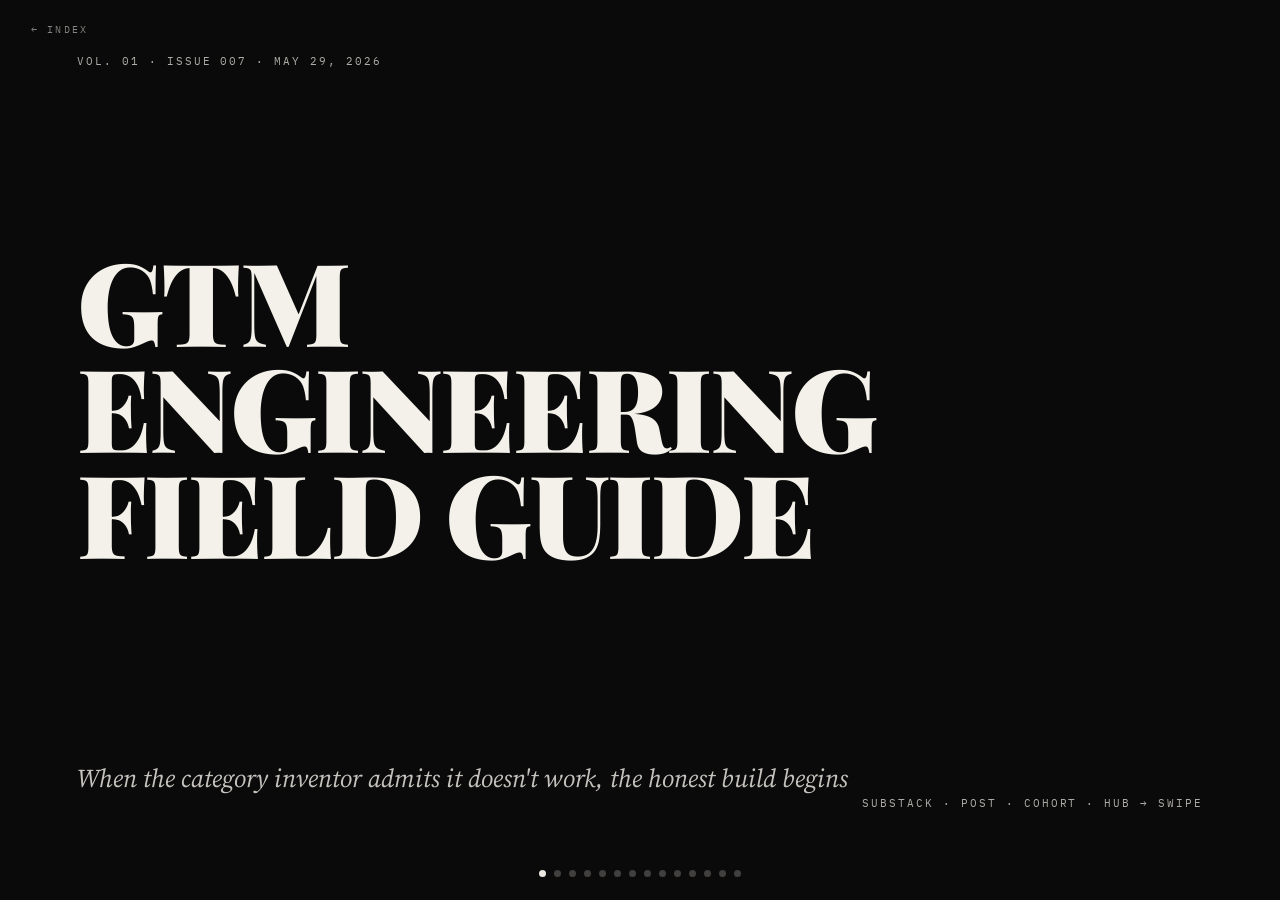
<file: issues/issue-007.html>
<!doctype html>
<html lang="en">
<head>
  <meta charset="utf-8" />
  <meta name="viewport" content="width=device-width, initial-scale=1" />
  <title>GTM Field Guide — Issue 007 — The Honest Stack</title>
  <meta name="description" content="AI SDR founder admits failure as real infrastructure hardens: Stainless, MCP, and the agent layer take shape" />
  <link rel="icon" type="image/svg+xml" href="/assets/favicon.svg" />
  <link rel="stylesheet" href="/assets/fonts.css" />
  <link rel="stylesheet" href="/assets/issue.css" />
</head>
<body>
  <a href="/" class="home-link" aria-label="Back to index">← INDEX</a>
  <main class="pages">

    <section class="page cover">
      <div class="cover-top">VOL. 01 · ISSUE 007 · MAY 29, 2026</div>
      <div class="masthead">
        <span class="line line-gtm">GTM</span>
        <span class="line line-engineering">ENGINEERING</span>
        <span class="line line-fieldguide">FIELD GUIDE</span>
      </div>
      <p class="subtitle">When the category inventor admits it doesn't work, the honest build begins</p>
      <div class="cover-bottom">SUBSTACK · POST · COHORT · HUB → SWIPE</div>
    </section>

    <section class="page dark">
  <div class="page-left">
    <div class="rank-ghost">01</div>
    <div class="category-tag">SUBSTACK</div>
    <h2 class="headline">Pulse #29: AI SDR Vendors Break Character</h2>
    <a class="handle" href="https://gtmengineerschool.substack.com/p/the-gtm-engineer-pulse-29" target="_blank" rel="noopener noreferrer">@matteo_tittarelli</a>
    <p class="description">Matteo Tittarelli&#39;s May 24 edition covers beehiiv&#39;s 50% free-to-paid CVR spike via Supademo product demos before the signup wall, Google&#39;s first official AI optimization guide confirming AEO/GEO is still SEO, and AI SDR vendors quietly dropping &#39;SDR&#39; from positioning decks. Also: Anthropic&#39;s Fortune-500 enterprise alliances and the Stainless acquisition.</p>
  </div>
  <div class="page-right">
    <div class="signal">Published May 24, 2026</div>
    <div class="medium-tag">SUBSTACK</div>
    <aside class="callout">
      <div class="callout-header">WHY IT MATTERS</div>
      <p class="callout-body">The trifecta &#8212; beehiiv CVR hack, Google AEO correction, AI SDR rebrand &#8212; tells one story: the 2025 hype narratives are collapsing on schedule. Beehiiv&#39;s Supademo play is replicable in any PLG motion today: add an interactive walkthrough before the signup wall and measure the conversion delta.</p>
    </aside>
  </div>
</section>

    <section class="page light">
  <div class="page-left">
    <div class="rank-ghost">02</div>
    <div class="category-tag">SUBSTACK</div>
    <h2 class="headline">11x CEO: We Invented the Category — It Doesn't Work</h2>
    <a class="handle" href="https://www.thesignal.club/p/11x" target="_blank" rel="noopener noreferrer">@brendanjshort</a>
    <p class="description">Brendan Short&#39;s May 12 interview with 11x CEO Prabhav Jain (a16z, Benchmark-backed) surfaces the sharpest market signal of the quarter: the AI SDR category label is broken. Jain states the term misrepresents the product and the company is pivoting to &#39;digital workers&#39; owning full GTM workflows — not just top-of-funnel volume plays.</p>
  </div>
  <div class="page-right">
    <div class="signal">a16z + Benchmark · $50M raised</div>
    <div class="medium-tag">SUBSTACK</div>
    <aside class="callout">
      <div class="callout-header">WHY IT MATTERS</div>
      <p class="callout-body">The pivot from &#39;AI SDR&#39; to &#39;digital worker&#39; is a distribution signal: top-of-funnel volume is the wrong job-to-be-done pitch. When evaluating AI SDR vendors, audit whether positioning is around pipeline outcomes or email volume — the former survives this cycle, the latter is being quietly buried in changelogs.</p>
    </aside>
  </div>
</section>

    <section class="page dark">
  <div class="page-left">
    <div class="rank-ghost">03</div>
    <div class="category-tag">POST</div>
    <h2 class="headline">Anthropic Buys Stainless — SDK Plumbing for Agents</h2>
    <a class="handle" href="https://techcrunch.com/2026/05/18/anthropic-has-acquired-the-dev-tools-startup-used-by-openai-google-and-cloudflare/" target="_blank" rel="noopener noreferrer">techcrunch.com</a>
    <p class="description">On May 18, Anthropic closed its acquisition of Stainless — the SDK generation startup founded by ex-Stripe engineers and used by OpenAI, Google, and Cloudflare — for a reported $300M+. Stainless auto-generates idiomatic, production-ready SDKs in TypeScript, Python, Go, Java, and Kotlin from API specs. Anthropic&#39;s stated rationale: &#39;Agents are only as useful as what they can connect to.&#39;</p>
  </div>
  <div class="page-right">
    <div class="signal">$300M+ deal, May 18, 2026</div>
    <div class="medium-tag">POST</div>
    <aside class="callout">
      <div class="callout-header">WHY IT MATTERS</div>
      <p class="callout-body">Stainless is infrastructure plumbing — exactly what matters for GTM engineering. When Claude reaches your CRM, data provider, or orchestration layer, the SDK handshake can&#39;t fail. Anthropic making connectivity a first-party concern means the weakest link in your agent stack just got a structural fix.</p>
    </aside>
  </div>
</section>

    <section class="page light">
  <div class="page-left">
    <div class="rank-ghost">04</div>
    <div class="category-tag">POST</div>
    <h2 class="headline">Google Rules: AEO and GEO Are Still Just SEO</h2>
    <a class="handle" href="https://developers.google.com/search/docs/fundamentals/ai-optimization-guide" target="_blank" rel="noopener noreferrer">developers.google.com</a>
    <p class="description">Published May 15, Google&#39;s official AI Optimization Guide is its first documented stance on AEO and GEO: &#39;Optimizing for generative AI search is optimizing for the search experience, and thus still SEO.&#39; Google explicitly lists tactics that do not apply to AI Mode and AI Overviews: content chunking, llms.txt files, AI-specific rewriting, and special schema markup for generative features.</p>
  </div>
  <div class="page-right">
    <div class="signal">Published May 15, 2026</div>
    <div class="medium-tag">POST</div>
    <aside class="callout">
      <div class="callout-header">WHY IT MATTERS</div>
      <p class="callout-body">This kills the AEO/GEO consulting category built over the past 18 months. For GTM engineers running content pipelines: stop optimizing AI Mode as a separate channel. The signal is to double down on E-E-A-T and structured data — the fundamentals that have always worked. Kill any workflow built around llms.txt or AI chunking.</p>
    </aside>
  </div>
</section>

    <section class="page dark">
  <div class="page-left">
    <div class="rank-ghost">05</div>
    <div class="category-tag">SUBSTACK</div>
    <h2 class="headline">Your Next Buyer Is an AI Agent Browsing Your Docs</h2>
    <a class="handle" href="https://www.thesignal.club/p/your-next-buyer-wont-be-a-human" target="_blank" rel="noopener noreferrer">@brendanjshort</a>
    <p class="description">Brendan Short&#39;s essay reframes the entire GTM motion: AI agents increasingly handle software evaluation and procurement, bypassing landing pages, demos, and free trial flows. Short introduces &#39;AI Agent Amy&#39; &#8212; a buyer persona that never visits your marketing site but reads API docs, checks for MCP servers, and evaluates developer communities before recommending a tool to a human decision-maker.</p>
  </div>
  <div class="page-right">
    <div class="signal">AI Agent Amy persona</div>
    <div class="medium-tag">SUBSTACK</div>
    <aside class="callout">
      <div class="callout-header">WHY IT MATTERS</div>
      <p class="callout-body">Run a quick audit: does your product have an MCP server? Is your API documentation Claude-parseable? Does your developer community have active threads AI research agents can find and cite? If your GTM assumes a human buyer end to end, you&#39;re already behind 10&#8211;15% of current enterprise evaluation cycles.</p>
    </aside>
  </div>
</section>

    <section class="page light">
  <div class="page-left">
    <div class="rank-ghost">06</div>
    <div class="category-tag">SUBSTACK</div>
    <h2 class="headline">Jordan Crawford Ships GTM in Claude Code, Logs Everything</h2>
    <a class="handle" href="https://edge.blueprintgtm.com/" target="_blank" rel="noopener noreferrer">@jordancrawford</a>
    <p class="description">Jordan Crawford&#8217;s &#8216;On the Edge&#8217; is raw-feed dispatches from a fractional GTM engineer doing all client work inside Claude Code &#8212; building campaigns, parsing call transcripts, scoring customer health, and shipping enrichment pipelines in real time. Free tier gets the framework; paid subscribers get the build guide; annual members get the working tool. No case studies from last quarter. What broke this week.</p>
  </div>
  <div class="page-right">
    <div class="signal">3 tiers: framework &#8594; tool</div>
    <div class="medium-tag">SUBSTACK</div>
    <aside class="callout">
      <div class="callout-header">WHY IT MATTERS</div>
      <p class="callout-body">The framework-to-tool tiering is the monetization model to study: the framework is marketing, the build guide is the product, the working artifact is the premium moat. If you&#8217;re building a GTM content engine, clone this ladder &#8212; and notice that Jordan&#8217;s free tier is more actionable than most paid newsletters.</p>
    </aside>
  </div>
</section>

    <section class="page dark">
  <div class="page-left">
    <div class="rank-ghost">07</div>
    <div class="category-tag">COHORT</div>
    <h2 class="headline">Cohort 4 Is Live: Clay + Claude + n8n as the Default Stack</h2>
    <a class="handle" href="https://gtm-engineer-school.com/" target="_blank" rel="noopener noreferrer">gtm-engineer-school.com</a>
    <p class="description">GTM Engineer School&#39;s fourth cohort launched May 27 with 75 spots and one deliverable: a portfolio-grade workflow built against a real customer&#39;s ICP. The 5-stage framework &mdash; research, data modeling, enrichment, automation, measurement &mdash; is unchanged, but cohort 4 officially introduces Claude + Clay + n8n as the default tool trifecta, displacing the previous Clay-only default configuration.</p>
  </div>
  <div class="page-right">
    <div class="signal">75 spots, started May 27, 2026</div>
    <div class="medium-tag">COHORT</div>
    <aside class="callout">
      <div class="callout-header">WHY IT MATTERS</div>
      <p class="callout-body">The Claude + Clay + n8n trifecta as a school-endorsed default stack is a market signal: this is what practitioners are deploying in production. If you&#39;re hiring a junior GTM engineer in Q3, ask for a cohort 4 portfolio artifact over a resume screen &mdash; portfolio-grade means the workflow ran against a live ICP, not a demo dataset.</p>
    </aside>
  </div>
</section>

    <section class="page light">
  <div class="page-left">
    <div class="rank-ghost">08</div>
    <div class="category-tag">HUB</div>
    <h2 class="headline">Clay Buys Claymation — The HubSpot Playbook Runs Again</h2>
    <a class="handle" href="https://www.claymation.io/p/claymation-gtm-engineering-newsletter-acquired-by-clay" target="_blank" rel="noopener noreferrer">claymation.io</a>
    <p class="description">Clay acquired Claymation — the 6,000+ subscriber GTM engineering weekly built by Alex Lindahl — for $1M, mirroring HubSpot&#39;s 2021 Hustle acquisition. Claymation publishes step-by-step Clay workflow guides, GTM plays, and prompts to a GTM-leadership-rich audience. The deal gives Clay a native editorial channel as it expands from enrichment into a full GTM orchestration platform.</p>
  </div>
  <div class="page-right">
    <div class="signal">$1M acquisition, 6,000+ subs</div>
    <div class="medium-tag">HUB</div>
    <aside class="callout">
      <div class="callout-header">WHY IT MATTERS</div>
      <p class="callout-body">This is a product marketing play disguised as media: Clay owns the enrichment narrative by owning the newsletter that defines it. Watch Claymation&#39;s editorial emphasis shift toward Clay&#39;s Audiences, Sequencer, and Agents products. If you run an independent GTM newsletter, this deal sets your market floor — document your methodology as IP before the platform you cover acquires your competition.</p>
    </aside>
  </div>
</section>

    <section class="page dark">
  <div class="page-left">
    <div class="rank-ghost">09</div>
    <div class="category-tag">POST</div>
    <h2 class="headline">The Kiln Acquired by 2X — GTM Agency M&amp;A Has Arrived</h2>
    <a class="handle" href="https://thekiln.com/" target="_blank" rel="noopener noreferrer">thekiln.com</a>
    <p class="description">Patrick Spychalski&#39;s The Kiln — Clay&#39;s first marketing agency, co-founded 2.5 years ago and now a Clay Elite Studio Solutions Partner — was acquired by 2X, the marketing agency holding company. The Kiln generated over $100M in pipeline for clients and helped build Clay&#39;s early YouTube and LinkedIn presence when the company had four employees. This is the first major M&amp;A event in the GTM engineering agency market.</p>
  </div>
  <div class="page-right">
    <div class="signal">$100M+ pipeline generated</div>
    <div class="medium-tag">POST</div>
    <aside class="callout">
      <div class="callout-header">WHY IT MATTERS</div>
      <p class="callout-body">The Kiln acquisition confirms GTM engineering agencies are exit-worthy assets. If you&#39;re running a boutique Clay or n8n practice, this is your comp. Build your methodology as documented IP, not tribal knowledge — acquisition buyers pay for systems that outlive the founder, not for the founder&#39;s calendar.</p>
    </aside>
  </div>
</section>

    <section class="page light">
  <div class="page-left">
    <div class="rank-ghost">10</div>
    <div class="category-tag">HUB</div>
    <h2 class="headline">GTME HQ: 54% of Practitioners Are Under 27</h2>
    <a class="handle" href="https://www.gtmehq.com/" target="_blank" rel="noopener noreferrer">gtmehq.com</a>
    <p class="description">GTME HQ&#39;s 2026 community benchmarks reveal the demographic shift in GTM engineering: 54% of practitioners are under 27, attracting early-career talent at a rate no other GTM function matches. Roughly 70% of respondents list Cursor or Claude Code as their primary build environment. The platform publishes about 100 GTME job listings monthly and serves 100+ active operators using its templates, expert directory, and job board.</p>
  </div>
  <div class="page-right">
    <div class="signal">54% under 27 · 100 jobs/mo</div>
    <div class="medium-tag">HUB</div>
    <aside class="callout">
      <div class="callout-header">WHY IT MATTERS</div>
      <p class="callout-body">The 54% under-27 cohort is the hiring signal that matters: GTM engineering is being built natively by a new generation, not adopted by retrained sales ops. Stop searching for &#39;RevOps with AI skills&#39; — recruit from developer and growth-hacking communities where this cohort already lives and already ships.</p>
    </aside>
  </div>
</section>

    <section class="page dark">
  <div class="page-left">
    <div class="rank-ghost">11</div>
    <div class="category-tag">LINKEDIN</div>
    <h2 class="headline">Everett Berry Maps Clay&#39;s Four-Layer GTM Operating System</h2>
    <a class="handle" href="https://gtmcouncil.substack.com/p/everett-berry-head-of-gtm-eng-clay" target="_blank" rel="noopener noreferrer">@everettberry</a>
    <p class="description">Clay&#39;s Head of GTM Engineering Everett Berry maps the full infrastructure stack in a GTM Council interview: Audiences for high-volume TAM storage built on ClickHouse, Sequencer for multi-channel outreach, Agents for continuous account monitoring, and MCP connectors for direct Claude and ChatGPT access. The framing: Clay is not an enrichment tool &#8212; it is the operating system for GTM engineering teams.</p>
  </div>
  <div class="page-right">
    <div class="signal">4 layers: Audiences · Seq · Agents · MCP</div>
    <div class="medium-tag">LINKEDIN</div>
    <aside class="callout">
      <div class="callout-header">WHY IT MATTERS</div>
      <p class="callout-body">The Audiences + Sequencer + Agents + MCP quad is the architectural frame for how Clay wants you to think about GTM infrastructure. Before buying another point solution, map it to one of these four layers. If you&#39;re only using Clay for enrichment, you&#39;re leaving three-quarters of the product idle.</p>
    </aside>
  </div>
</section>

    <section class="page light">
  <div class="page-left">
    <div class="rank-ghost">12</div>
    <div class="category-tag">SUBSTACK</div>
    <h2 class="headline">Maja Voje Drops 52 GTM Signal Triggers — Free Megapack</h2>
    <a class="handle" href="https://substack.com/@majavoje/note/c-206059152" target="_blank" rel="noopener noreferrer">@majavoje</a>
    <p class="description">Maja Voje and PredictLeads released a free megapack of 52 GTM signal triggers across four data categories: company signals (HQ moves, public listings), news events (funding, hiring, M&amp;A), job opening language, and technology stack changes. Each entry includes what to monitor, what it indicates, intent classification, and a ready-to-use outreach hook — designed for direct integration with Clay columns or API-based scoring models.</p>
  </div>
  <div class="page-right">
    <div class="signal">52 signals, 4 categories, free</div>
    <div class="medium-tag">SUBSTACK</div>
    <aside class="callout">
      <div class="callout-header">WHY IT MATTERS</div>
      <p class="callout-body">The four-category taxonomy is the framework to borrow: company, news, jobs, and tech changes are the four enrichment columns every account scoring model needs. Download the megapack, map each signal to a Clay column or n8n trigger, and score by intent type — timing signals convert at 3–5x volume signals in practice.</p>
    </aside>
  </div>
</section>

    <section class="page back">
      <div class="back-top">END OF ISSUE · NO. 007 / MAY 29, 2026</div>
      <div>
        <blockquote class="pull-quote">I don't think AI SDRs work in the current form — and you're hearing that from the CEO who invented the word.</blockquote>
        <div class="attribution">— Prabhav Jain, CEO, 11x</div>
        <p class="colophon">Set in Playfair Display, Source Serif, and IBM Plex Mono. Compiled from twelve primary sources across newsletters, communities, and practitioner feeds — MAY 29, 2026. Intended as a working reference, not a reading list. Every entry is a node in a builder's graph: subscribe, lift the playbook, ship the workflow, measure the lift.</p>
      </div>
      <div class="back-bottom">
        <a href="/">← RETURN TO INDEX</a>
        <span>PRIVATE EDITION</span>
      </div>
    </section>

  </main>
  <nav class="dots" aria-label="Page navigation"></nav>
  <script src="/assets/issue.js"></script>
</body>
</html>
</file>
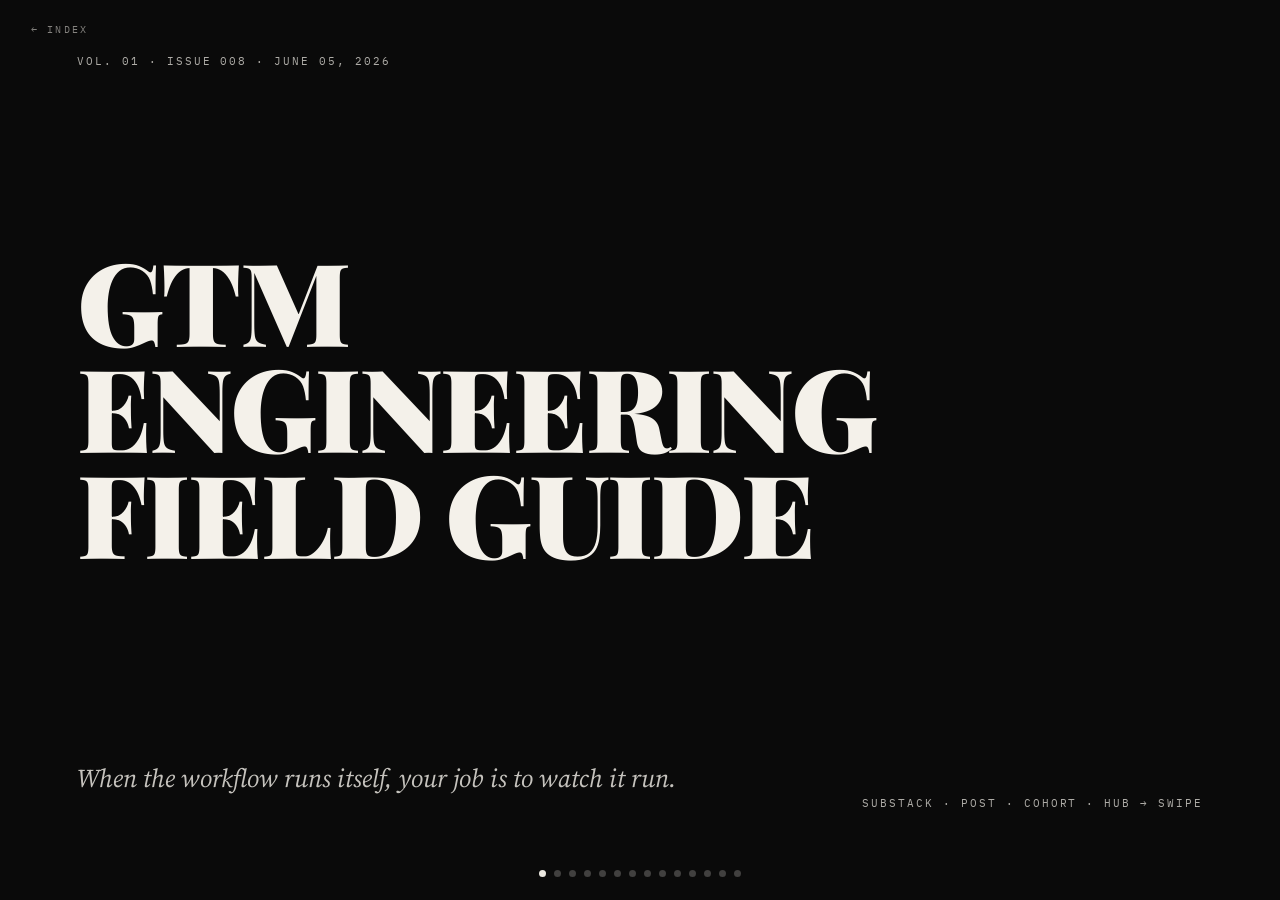
<file: issues/issue-008.html>
<!doctype html>
<html lang="en">
<head>
  <meta charset="utf-8" />
  <meta name="viewport" content="width=device-width, initial-scale=1" />
  <title>GTM Field Guide — Issue 008 — The Operator Layer</title>
  <meta name="description" content="GTM engineering matures from builder culture to operator discipline, with agents, benchmarks, and new role shapes leading the week." />
  <link rel="icon" type="image/svg+xml" href="/assets/favicon.svg" />
  <link rel="stylesheet" href="/assets/fonts.css" />
  <link rel="stylesheet" href="/assets/issue.css" />
</head>
<body>
  <a href="/" class="home-link" aria-label="Back to index">← INDEX</a>
  <main class="pages">

    <section class="page cover">
      <div class="cover-top">VOL. 01 · ISSUE 008 · JUNE 05, 2026</div>
      <div class="masthead">
        <span class="line line-gtm">GTM</span>
        <span class="line line-engineering">ENGINEERING</span>
        <span class="line line-fieldguide">FIELD GUIDE</span>
      </div>
      <p class="subtitle">When the workflow runs itself, your job is to watch it run.</p>
      <div class="cover-bottom">SUBSTACK · POST · COHORT · HUB → SWIPE</div>
    </section>

    <section class="page dark">
  <div class="page-left">
    <div class="rank-ghost">01</div>
    <div class="category-tag">SUBSTACK</div>
    <h2 class="headline">Pulse #30: GTM Engineering Hits VC Ops</h2>
    <a class="handle" href="https://gtmengineerschool.substack.com/p/the-gtm-engineer-pulse-30" target="_blank" rel="noopener noreferrer">@matteo_tittarelli</a>
    <p class="description">Issue #30 of Matteo Tittarelli&#39;s weekly GTM engineer digest profiles Charles Holley, GTM Manager at Primary Venture Partners &#8212; the first Pulse feature showing the role operating at portfolio-company scale inside a VC firm. The issue also surfaces Brendan Short&#39;s &#39;Renaissance of Enablement&#39; piece (with Mercy Bell, ex-Webflow) as read of the week. Published June 1, 2026.</p>
  </div>
  <div class="page-right">
    <div class="signal">Published June 1, 2026</div>
    <div class="medium-tag">SUBSTACK</div>
    <aside class="callout">
      <div class="callout-header">WHY IT MATTERS</div>
      <p class="callout-body">The VC-embedded GTME is the sleeper job shape to watch: one operator unlocks leverage across a whole portfolio. Steal the framing &#8212; pitch yourself as a &#39;portfolio GTM engineer&#39; to seed and Series A funds, not just individual companies. This is how the role multiplies.</p>
    </aside>
  </div>
</section>

    <section class="page light">
  <div class="page-left">
    <div class="rank-ghost">02</div>
    <div class="category-tag">SUBSTACK</div>
    <h2 class="headline">6/1 Roundup: 10K Email Replies Decoded</h2>
    <a class="handle" href="https://thegtmengineer.substack.com/p/the-61-gtm-engineering-roundup-learnings" target="_blank" rel="noopener noreferrer">thegtmengineer.substack.com</a>
    <p class="description">Noah&#39;s weekly GTM Engineering Roundup for June 1 aggregates Finn Mallery&#39;s pattern analysis of 10K+ cold email replies, Claude Opus 4.8 release notes from Dan Shipper, and a deep look at how Vanta used Dust to turn 900+ employees into no-code agent builders. Also covers Ramp&#39;s Chris Long finding that Markdown is the only content format that moves LLM visibility. Published June 2, 2026.</p>
  </div>
  <div class="page-right">
    <div class="signal">10K+ cold email replies analyzed</div>
    <div class="medium-tag">SUBSTACK</div>
    <aside class="callout">
      <div class="callout-header">WHY IT MATTERS</div>
      <p class="callout-body">The Vanta/Dust play is the one to dissect: no-code agent builder + visibility dashboard showing which agents get used most = a self-reinforcing prioritization system. Build this logic into your own stack &#8212; let adoption data tell you where to engineer next, not gut feel.</p>
    </aside>
  </div>
</section>

    <section class="page dark">
  <div class="page-left">
    <div class="rank-ghost">03</div>
    <div class="category-tag">POST</div>
    <h2 class="headline">Apollo Plugs Into Perplexity Computer</h2>
    <a class="handle" href="https://www.prnewswire.com/news-releases/apolloio-brings-ai-powered-gtm-workflows-to-perplexity-computer-for-growing-businesses-302790469.html" target="_blank" rel="noopener noreferrer">apollo.io</a>
    <p class="description">Apollo.io announced its native connector for Perplexity Computer on June 3, 2026, at Perplexity&#39;s Main Street AI Summit in Washington D.C. The integration gives founders and lean GTM teams access to Apollo&#39;s 230M+ contact database via natural-language workflow prompts inside Perplexity. Requires Perplexity Pro or higher.</p>
  </div>
  <div class="page-right">
    <div class="signal">230M+ contacts, June 3 2026</div>
    <div class="medium-tag">POST</div>
    <aside class="callout">
      <div class="callout-header">WHY IT MATTERS</div>
      <p class="callout-body">This is the &#39;conversational enrichment&#39; pattern going mainstream: describe your ICP in plain English to an AI interface, get a qualified list back. Test the Apollo-Perplexity connector against your existing Clay waterfall this week &#8212; the workflow overhead comparison will tell you where to route which use cases.</p>
    </aside>
  </div>
</section>

    <section class="page light">
  <div class="page-left">
    <div class="rank-ghost">04</div>
    <div class="category-tag">POST</div>
    <h2 class="headline">Deepline: Claude Code Beats Cowork for GTM Code</h2>
    <a class="handle" href="https://deepline.com/blog/claude-code-cowork-codex-gtm-systems" target="_blank" rel="noopener noreferrer">deepline.com</a>
    <p class="description">Deepline&#39;s May 17, 2026 comparison guide maps Claude Code, Claude Cowork, and OpenAI Codex to specific GTM use cases &#8212; Claude Code wins when the workflow needs to be engineered and reused, Cowork already surpassed it (32% vs 31%) as the primary Claude product among surveyed GTM operators. Patrick Spychalski&#39;s Deepline waterfall enrichment pattern (source &#8594; enrich &#8594; write to Snowflake/Salesforce) is the reference implementation throughout.</p>
  </div>
  <div class="page-right">
    <div class="signal">Cowork 32% vs Code 31% adoption</div>
    <div class="medium-tag">POST</div>
    <aside class="callout">
      <div class="callout-header">WHY IT MATTERS</div>
      <p class="callout-body">The decision tree here is genuinely useful: Cowork for async knowledge work and one-off research, Claude Code when you need reusable scripts, APIs, or agent skills. Steal Deepline&#39;s &#8216;is this one-time or recurring?&#8217; heuristic as your own default routing logic before opening either tool.</p>
    </aside>
  </div>
</section>

    <section class="page dark">
  <div class="page-left">
    <div class="rank-ghost">05</div>
    <div class="category-tag">SUBSTACK</div>
    <h2 class="headline">GTMnow Defines the &#39;Agent Operator&#39; Role</h2>
    <a class="handle" href="https://thegtmnewsletter.substack.com/p/agent-operator-gtm-role" target="_blank" rel="noopener noreferrer">GTMnow</a>
    <p class="description">GTMnow published a full role definition for &#39;The Agent Operator&#39; &#8212; the GTM engineer variant who owns multi-step autonomous workflows running continuously inside the system of record, and whose job is to notice when agents drift or degrade silently. The piece argues every GTM team is about to need one and outlines the three background profiles that produce the best operators.</p>
  </div>
  <div class="page-right">
    <div class="signal">Every GTM team needs one</div>
    <div class="medium-tag">SUBSTACK</div>
    <aside class="callout">
      <div class="callout-header">WHY IT MATTERS</div>
      <p class="callout-body">The &#39;silent degradation&#39; problem is real and almost nobody has a monitoring layer. Before your next agent ships, build a weekly health check: output volume, conversion rate on downstream action, error rate. Three metrics, five minutes in Claude Code. That&#39;s the Agent Operator minimum viable practice.</p>
    </aside>
  </div>
</section>

    <section class="page light">
  <div class="page-left">
    <div class="rank-ghost">06</div>
    <div class="category-tag">SUBSTACK</div>
    <h2 class="headline">Maja Voje: AI SDRs Are Dead, Agents Are Not</h2>
    <a class="handle" href="https://knowledge.gtmstrategist.com/p/bye-ai-sdrs-hello-superhuman-agents" target="_blank" rel="noopener noreferrer">@majavoje</a>
    <p class="description">Maja Voje&#39;s May 22 post dissects HubSpot&#39;s &#39;Fiona&#39; deployment &#8212; an AI Superhuman Agent handling buyer conversations end-to-end, yielding 32% meaningful conversation rates averaging nearly 8 minutes each. HubSpot calculated the equivalent would have required 83 SDRs and 19 sales engineers. Voje draws a clear line between failed AI SDR tools and properly designed superhuman agent architectures.</p>
  </div>
  <div class="page-right">
    <div class="signal">Equivalent of 83 SDRs + 19 SEs</div>
    <div class="medium-tag">SUBSTACK</div>
    <aside class="callout">
      <div class="callout-header">WHY IT MATTERS</div>
      <p class="callout-body">The 8-minute average conversation metric is the benchmark to beat. Voje&#39;s framework separates &#39;AI SDR&#39; (failed pattern: human impersonation) from &#39;superhuman agent&#39; (working pattern: AI that knows its scope). Audit your own AI outreach: is it impersonating a human or delivering genuine async value? One of these converts.</p>
    </aside>
  </div>
</section>

    <section class="page dark">
  <div class="page-left">
    <div class="rank-ghost">07</div>
    <div class="category-tag">SUBSTACK</div>
    <h2 class="headline">Maja Voje: 2026 State of GTM Engineering Data</h2>
    <a class="handle" href="https://knowledge.gtmstrategist.com/p/the-2026-state-of-gtm-engineering" target="_blank" rel="noopener noreferrer">@majavoje</a>
    <p class="description">Voje&#39;s analysis of the 2026 State of GTM Engineering benchmark (228 respondents, 30+ countries) surfaces the field&#39;s structural gaps: 84% use Clay, 72% report direct revenue impact, but only 45% of organizations clearly understand what a GTME does. Coding adds a $40&#8211;45K compensation premium. The 80% US/non-US salary gap (median $135K vs $75K) is the starkest global arbitrage in the report.</p>
  </div>
  <div class="page-right">
    <div class="signal">Only 45% of orgs understand the role</div>
    <div class="medium-tag">SUBSTACK</div>
    <aside class="callout">
      <div class="callout-header">WHY IT MATTERS</div>
      <p class="callout-body">The &#39;45% org comprehension&#39; stat is your internal sales pitch in one number. If fewer than half of companies understand this role, most GTM engineers are under-leveraged and underpaid by default. Use the $135K US median and 205% YoY job growth data to anchor comp conversations and scope expansions alike.</p>
    </aside>
  </div>
</section>

    <section class="page light">
  <div class="page-left">
    <div class="rank-ghost">08</div>
    <div class="category-tag">HUB</div>
    <h2 class="headline">State of GTME Report: First Industry Benchmark</h2>
    <a class="handle" href="https://stateofgtme.com/" target="_blank" rel="noopener noreferrer">stateofgtme.com</a>
    <p class="description">The first purpose-built benchmark report for GTM Engineering &#8212; produced by Garrett Wolfe and Alex Lindahl &#8212; collects 225+ responses across seed to public-stage companies spanning North America, Europe, and APAC. Covers compensation, tooling, org design, and commentary. Launched March 2026 and remaining the primary reference for the field through Q2.</p>
  </div>
  <div class="page-right">
    <div class="signal">225+ respondents, 30+ countries</div>
    <div class="medium-tag">HUB</div>
    <aside class="callout">
      <div class="callout-header">WHY IT MATTERS</div>
      <p class="callout-body">This is the citation backbone for every GTME comp or scope negotiation in 2026. Key plays: (1) use the 54%-under-27 stat to argue for structured mentorship budgets, (2) use the $40&#8211;45K coding premium to justify upskilling spend, (3) use the 68% low-equity stat to negotiate meaningful grants at offer time.</p>
    </aside>
  </div>
</section>

    <section class="page dark">
  <div class="page-left">
    <div class="rank-ghost">09</div>
    <div class="category-tag">COHORT</div>
    <h2 class="headline">GTM Engineer School Cohort 5 Opens Applications</h2>
    <a class="handle" href="https://gtm-engineer-school.com/" target="_blank" rel="noopener noreferrer">gtm-engineer-school.com</a>
    <p class="description">GTM Engineer School has announced Cohort 5 starting September 2026, with AirOps CEO Alex Halliday confirmed to teach the AI content session. The 8-week program culminates in a portfolio-grade GTM workflow built with a real customer and a live demo day. Applications are open now ahead of the September start.</p>
  </div>
  <div class="page-right">
    <div class="signal">Cohort 5, Sept 2026 start</div>
    <div class="medium-tag">COHORT</div>
    <aside class="callout">
      <div class="callout-header">WHY IT MATTERS</div>
      <p class="callout-body">The AirOps-for-AI-content session is the most actionable module to benchmark against: AirOps runs structured AI content workflows at scale, so Cohort 5 grads will have a working template for AI-assisted content production, not just prompts. If you&#39;re hiring, prioritize C4/C5 grads who shipped a real customer workflow at demo day.</p>
    </aside>
  </div>
</section>

    <section class="page light">
  <div class="page-left">
    <div class="rank-ghost">10</div>
    <div class="category-tag">SUBSTACK</div>
    <h2 class="headline">Jordan Crawford: GTM Engineering Is &#39;Live Ops&#39;</h2>
    <a class="handle" href="https://edge.blueprintgtm.com/" target="_blank" rel="noopener noreferrer">@jordancrawford</a>
    <p class="description">Jordan Crawford&#39;s &#39;On the Edge by Blueprint&#39; continues weekly dispatches in the May 29&#8211;June 5 window documenting real Claude Code builds: churn analysis, customer health scoring, call transcript parsing, and enrichment pipelines &#8212; all shipped same-week. Crawford&#39;s framing is that GTM engineering in 2026 is live ops, not project work, built with tools that didn&#39;t exist six months ago.</p>
  </div>
  <div class="page-right">
    <div class="signal">Builds with tools 6 months old</div>
    <div class="medium-tag">SUBSTACK</div>
    <aside class="callout">
      <div class="callout-header">WHY IT MATTERS</div>
      <p class="callout-body">Crawford&#39;s &#39;Permissionless Value Proposition&#39; (PVP) framework &#8212; combining unique data sources to deliver independently valuable intel before asking for anything &#8212; remains the highest-leverage outbound architecture documented publicly. Paid tier build guides are worth the subscription just for the ICP context-loading protocol he runs in Claude Code.</p>
    </aside>
  </div>
</section>

    <section class="page dark">
  <div class="page-left">
    <div class="rank-ghost">11</div>
    <div class="category-tag">POST</div>
    <h2 class="headline">Betts: GTM Engineer Comp Hits $252K at Vercel</h2>
    <a class="handle" href="https://bettsrecruiting.com/blog/top-gtm-engineer-compensation-trends-in-tech-for-2026/" target="_blank" rel="noopener noreferrer">bettsrecruiting.com</a>
    <p class="description">Betts Recruiting&#39;s 2026 GTM Engineer compensation deep-dive documents the market ceiling: Vercel at $252K, OpenAI at $250K, LILT AI at $221K. The report notes ~100 new GTME job listings go live monthly, and compensation is increasingly structured around performance metrics &#8212; qualified meetings from automated workflows, pipeline velocity increases, and revenue from campaigns the GTME built and shipped.</p>
  </div>
  <div class="page-right">
    <div class="signal">Vercel: $252K total comp</div>
    <div class="medium-tag">POST</div>
    <aside class="callout">
      <div class="callout-header">WHY IT MATTERS</div>
      <p class="callout-body">The shift to performance-variable GTME comp is the structural change worth tracking: if your compensation isn&#39;t tied to pipeline metrics you own, you&#39;re being paid like an operator, not an engineer. Use Betts&#39; variable metrics list (qualified meetings, pipeline velocity, campaign revenue) to restructure your own review conversation.</p>
    </aside>
  </div>
</section>

    <section class="page light">
  <div class="page-left">
    <div class="rank-ghost">12</div>
    <div class="category-tag">HUB</div>
    <h2 class="headline">RevGenius GTM Engineering Event: June 6</h2>
    <a class="handle" href="https://community.revgenius.com/x/chat-member-events/pa68cvnpkd28/event-announcement-gtm-engineering-on-6th-june-202" target="_blank" rel="noopener noreferrer">revgenius.com</a>
    <p class="description">RevGenius announced a dedicated GTM Engineering community event for June 6, 2026, with a follow-up GTM Hackathon in London scheduled for June 20. The back-to-back format &#8212; virtual event plus in-person hack &#8212; signals that practitioner community events around GTM engineering are gaining structured, recurring momentum in 2026.</p>
  </div>
  <div class="page-right">
    <div class="signal">June 6 virtual + June 20 London</div>
    <div class="medium-tag">HUB</div>
    <aside class="callout">
      <div class="callout-header">WHY IT MATTERS</div>
      <p class="callout-body">The London Hackathon format (June 20) is the one to replicate locally: 1-day build sprint with a real GTM challenge, mixed teams of engineers and commercial operators, demo at close. Three sponsors and a venue is all you need to run this in any city. Community-built pipelines beat conference networking for real practitioner relationships.</p>
    </aside>
  </div>
</section>

    <section class="page back">
      <div class="back-top">END OF ISSUE · NO. 008 / JUNE 05, 2026</div>
      <div>
        <blockquote class="pull-quote">Most agent deployments quietly fail in month three &#8212; because the world changed and nobody noticed.</blockquote>
        <div class="attribution">&#8212; GTMnow, &#8216;The Agent Operator: The New Emerging GTM Role&#8217;</div>
        <p class="colophon">Set in Playfair Display, Source Serif, and IBM Plex Mono. Compiled from twelve primary sources across newsletters, communities, and practitioner feeds &#8212; JUNE 05, 2026. Intended as a working reference, not a reading list. Every entry is a node in a builder&#39;s graph: subscribe, lift the playbook, ship the workflow, measure the lift.</p>
      </div>
      <div class="back-bottom">
        <a href="/">← RETURN TO INDEX</a>
        <span>PRIVATE EDITION</span>
      </div>
    </section>

  </main>
  <nav class="dots" aria-label="Page navigation"></nav>
  <script src="/assets/issue.js"></script>
</body>
</html>
</file>
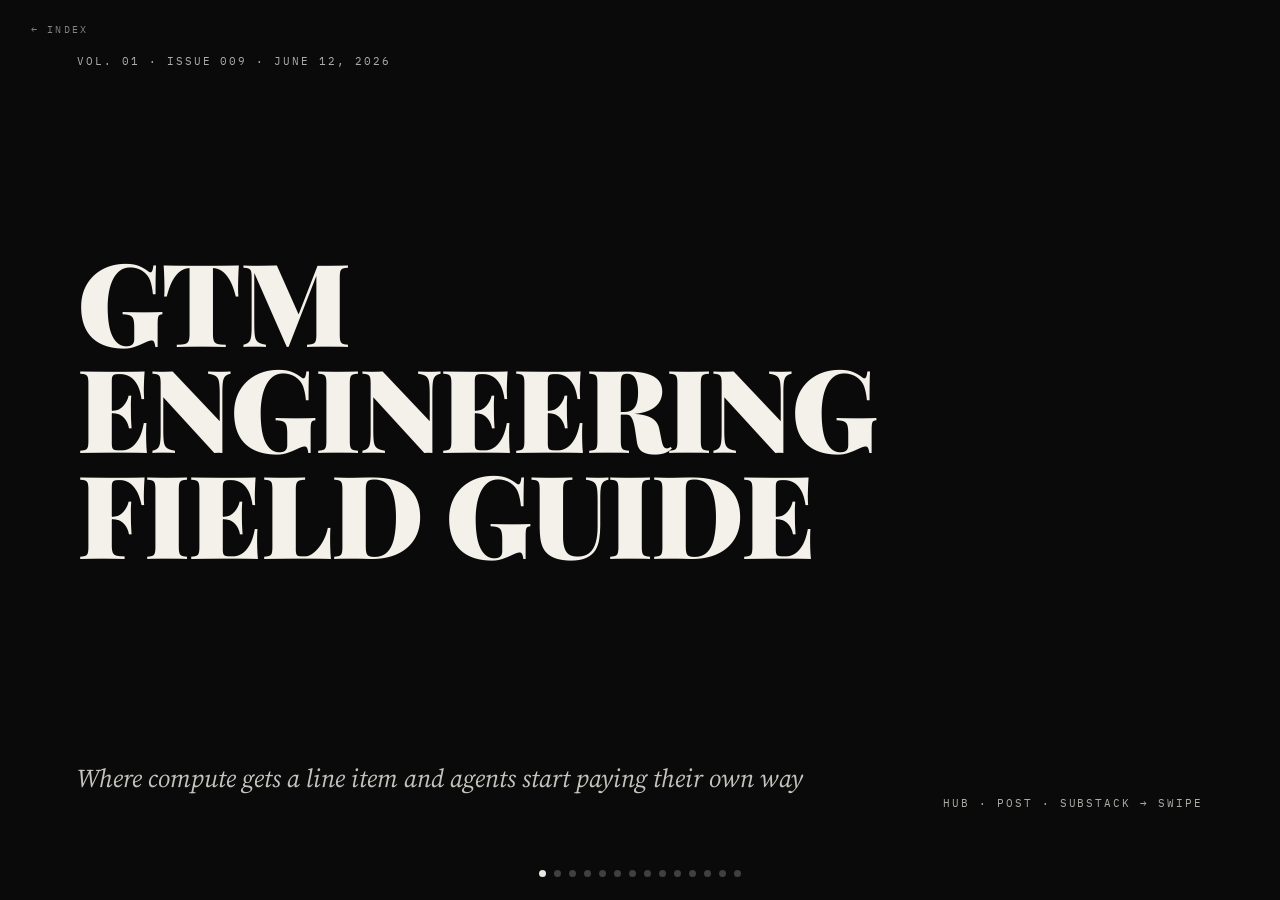
<file: issues/issue-009.html>
<!doctype html>
<html lang="en">
<head>
  <meta charset="utf-8" />
  <meta name="viewport" content="width=device-width, initial-scale=1" />
  <title>GTM Field Guide — Issue 009 — The Token Economy</title>
  <meta name="description" content="Intelligence becomes a budgeted line item as Anthropic, Ramp, and Sitecore reshape GTM infrastructure costs." />
  <link rel="icon" type="image/svg+xml" href="/assets/favicon.svg" />
  <link rel="stylesheet" href="/assets/fonts.css" />
  <link rel="stylesheet" href="/assets/issue.css" />
</head>
<body>
  <a href="/" class="home-link" aria-label="Back to index">← INDEX</a>
  <main class="pages">
    <section class="page cover">
      <div class="cover-top">VOL. 01 · ISSUE 009 · JUNE 12, 2026</div>
      <div class="masthead">
        <span class="line line-gtm">GTM</span>
        <span class="line line-engineering">ENGINEERING</span>
        <span class="line line-fieldguide">FIELD GUIDE</span>
      </div>
      <p class="subtitle">Where compute gets a line item and agents start paying their own way</p>
      <div class="cover-bottom">HUB · POST · SUBSTACK → SWIPE</div>
    </section>

    <section class="page dark">
      <div class="page-left">
        <div class="rank-ghost">01</div>
        <div class="category-tag">SUBSTACK</div>
        <h2 class="headline">Pulse #31: Intelligence Becomes a Budget Line</h2>
        <a class="handle" href="https://gtmengineerschool.substack.com/p/the-gtm-engineer-pulse-31" target="_blank" rel="noopener noreferrer">@matteo_tittarelli</a>
        <p class="description">Matteo Tittarelli&#39;s weekly roundup connects Ramp&#39;s $44B raise, Sitecore&#39;s AEO acquisition, and Anthropic&#39;s looming Agent SDK billing split into one thesis: intelligence is now a governed line item, alongside labor and vendor spend. Also featured: Granola MCP for meeting-to-context pipelines.</p>
      </div>
      <div class="page-right">
        <div class="signal">1:1 tokens-to-comp ratio</div>
        <div class="medium-tag">SUBSTACK</div>
        <aside class="callout">
          <div class="callout-header">WHY IT MATTERS</div>
          <p class="callout-body">Borrow the &#39;tokens-to-comp&#39; framing when pitching agent infrastructure to finance — it reframes Claude/OpenAI spend as a hiring-equivalent line item. Also worth testing: Granola MCP to pull meeting transcripts straight into Claude as queryable GTM context.</p>
        </aside>
      </div>
    </section>

    <section class="page light">
      <div class="page-left">
        <div class="rank-ghost">02</div>
        <div class="category-tag">POST</div>
        <h2 class="headline">Anthropic Splits Agent SDK Billing June 15</h2>
        <a class="handle" href="https://www.techtimes.com/articles/317625/20260602/anthropic-ends-subscription-subsidy-agents-june-15-credit-pool-replaces-flat-rate-access.htm" target="_blank" rel="noopener noreferrer">techtimes.com</a>
        <p class="description">Starting June 15, Claude Agent SDK, claude -p, and Claude Code GitHub Actions stop drawing from the chat subscription pool. Usage instead consumes a separate metered credit — $20 to $200 per month depending on plan — billed at full API rates with no rollover.</p>
      </div>
      <div class="page-right">
        <div class="signal">$20–$200/mo, no rollover</div>
        <div class="medium-tag">POST</div>
        <aside class="callout">
          <div class="callout-header">WHY IT MATTERS</div>
          <p class="callout-body">Audit every cron-based Clay/Claude agent before June 15 — claim the one-time credit, then build a usage dashboard per workflow. High-volume crons like enrichment loops and nightly scoring will hit the cap fast without overflow billing enabled.</p>
        </aside>
      </div>
    </section>

    <section class="page dark">
      <div class="page-left">
        <div class="rank-ghost">03</div>
        <div class="category-tag">POST</div>
        <h2 class="headline">Ramp Hits $44B, Bets on AI Spend Tracking</h2>
        <a class="handle" href="https://techcrunch.com/2026/06/04/ramp-raises-750m-at-44b-valuation-as-investors-hunger-for-fintechs-with-an-ai-story/" target="_blank" rel="noopener noreferrer">techcrunch.com</a>
        <p class="description">Ramp&#39;s $750M Series F pushes its valuation to $44B on $1B+ ARR. CEO Eric Glyman is building toward monitoring AI token usage across providers and letting agents transact on a company&#39;s behalf — finance ops and GTM ops converging on one ledger.</p>
      </div>
      <div class="page-right">
        <div class="signal">$750M @ $44B valuation</div>
        <div class="medium-tag">POST</div>
        <aside class="callout">
          <div class="callout-header">WHY IT MATTERS</div>
          <p class="callout-body">Watch for Ramp to ship per-agent or per-workflow token spend tracking — if it lands, it could replace the spreadsheet most GTM teams use today to reconcile Clay, Anthropic, and OpenAI bills across departments.</p>
        </aside>
      </div>
    </section>

    <section class="page light">
      <div class="page-left">
        <div class="rank-ghost">04</div>
        <div class="category-tag">HUB</div>
        <h2 class="headline">Clay Audiences Opens Enterprise Beta</h2>
        <a class="handle" href="https://www.clay.com/blog/audiences-enterprise-beta-launch" target="_blank" rel="noopener noreferrer">clay.com</a>
        <p class="description">Clay Audiences pulls CRM records, warehouse data, intent signals, and 150+ enrichment providers into a single unified layer, built for both agentic and human-led workflows to act on directly inside Clay.</p>
      </div>
      <div class="page-right">
        <div class="signal">150+ enrichment providers</div>
        <div class="medium-tag">HUB</div>
        <aside class="callout">
          <div class="callout-header">WHY IT MATTERS</div>
          <p class="callout-body">If your Clay workspace has sprawled into dozens of disconnected tables pulling from the same sources, Audiences is the consolidation play — request beta access now while Clay is still offering credits for feedback.</p>
        </aside>
      </div>
    </section>

    <section class="page dark">
      <div class="page-left">
        <div class="rank-ghost">05</div>
        <div class="category-tag">HUB</div>
        <h2 class="headline">Clay MCP Now Live Inside OpenAI Codex</h2>
        <a class="handle" href="https://www.clay.com/blog/mcp-in-codex" target="_blank" rel="noopener noreferrer">clay.com</a>
        <p class="description">Clay MCP — previously shipped to ChatGPT — now runs inside OpenAI&#39;s Codex, letting reps prioritize accounts, research buyers, draft outreach, and send emails using the same Clay Functions your ops team already built, without leaving the coding agent.</p>
      </div>
      <div class="page-right">
        <div class="signal">Open beta, enterprise + select</div>
        <div class="medium-tag">HUB</div>
        <aside class="callout">
          <div class="callout-header">WHY IT MATTERS</div>
          <p class="callout-body">Pair this with Claude Code&#39;s existing Clay MCP support to give reps a model-agnostic interface to your Functions library. Worth testing whether Codex&#39;s coding context surfaces better next-step suggestions than chat-only MCP clients.</p>
        </aside>
      </div>
    </section>

    <section class="page light">
      <div class="page-left">
        <div class="rank-ghost">06</div>
        <div class="category-tag">POST</div>
        <h2 class="headline">Sitecore Buys Scrunch for $225M AEO Play</h2>
        <a class="handle" href="https://www.sitecore.com/company/newsroom/press-releases/2026/06/sitecore-acquires-scrunch-to-help-brands-influence-discovery--and-buying-decisions" target="_blank" rel="noopener noreferrer">sitecore.com</a>
        <p class="description">Sitecore acquires answer-engine-optimization startup Scrunch (500+ brand customers) for roughly $225M, folding AI-search visibility insights and its Agent Experience Platform into Sitecore&#39;s DXP — a signal that AEO is becoming a standard martech line item.</p>
      </div>
      <div class="page-right">
        <div class="signal">$225M, 500+ brands</div>
        <div class="medium-tag">POST</div>
        <aside class="callout">
          <div class="callout-header">WHY IT MATTERS</div>
          <p class="callout-body">Start tracking how your brand and competitors surface in ChatGPT, Perplexity, and Claude answers as a KPI alongside SEO. Expect AEO scoring to show up in enrichment requests within a quarter or two.</p>
        </aside>
      </div>
    </section>

    <section class="page dark">
      <div class="page-left">
        <div class="rank-ghost">07</div>
        <div class="category-tag">LINKEDIN</div>
        <h2 class="headline">Matteo Tittarelli Flags Swan as Context Layer</h2>
        <a class="handle" href="https://www.linkedin.com/posts/matteo-titta_is-your-ai-gtm-targeting-the-wrong-leads-activity-7448662111909609472-ardi" target="_blank" rel="noopener noreferrer">@matteo_titta</a>
        <p class="description">Matteo highlights Swan&#39;s pitch as an &#39;AI GTM engineer&#39; context layer — unifying ICP rules, intent signals, and enrichment so agentic workflows stop targeting the wrong accounts, positioned as a complement to (not replacement for) Clay.</p>
      </div>
      <div class="page-right">
        <div class="signal">Context layer, not Clay swap</div>
        <div class="medium-tag">LINKEDIN</div>
        <aside class="callout">
          <div class="callout-header">WHY IT MATTERS</div>
          <p class="callout-body">If your agents keep chasing accounts outside your ICP, the gap is usually context, not enrichment volume. Test Swan against a narrow segment before treating it as a Clay alternative — the value is qualification logic, not data breadth.</p>
        </aside>
      </div>
    </section>

    <section class="page light">
      <div class="page-left">
        <div class="rank-ghost">08</div>
        <div class="category-tag">LINKEDIN</div>
        <h2 class="headline">Eric Nowoslawski Maps 4 Cursor GTM Patterns</h2>
        <a class="handle" href="https://www.linkedin.com/posts/outboundphd_cursor-gtm-use-cases-activity-7393648650272264192-61Sm" target="_blank" rel="noopener noreferrer">@outboundphd</a>
        <p class="description">Eric Nowoslawski breaks GTM engineering work into four recurring coding patterns — inbound lead processing, outbound sequence enrollment, enrichment pipelines, and CRM sync logic — and shows how Cursor handles each after he shipped 2M lines of code in 45 days.</p>
      </div>
      <div class="page-right">
        <div class="signal">4 patterns, 2M lines/45 days</div>
        <div class="medium-tag">LINKEDIN</div>
        <aside class="callout">
          <div class="callout-header">WHY IT MATTERS</div>
          <p class="callout-body">Use his four-pattern taxonomy as a checklist for what to delegate to Cursor or Claude Code first: CRM sync and enrichment pipelines are the highest-leverage, lowest-risk starting points if you haven&#39;t vibe-coded GTM infra yet.</p>
        </aside>
      </div>
    </section>

    <section class="page dark">
      <div class="page-left">
        <div class="rank-ghost">09</div>
        <div class="category-tag">SUBSTACK</div>
        <h2 class="headline">Maja Voje: Agent Launches Break SaaS Playbooks</h2>
        <a class="handle" href="https://knowledge.gtmstrategist.com/p/how-ai-agents-actually-go-to-market" target="_blank" rel="noopener noreferrer">@majavoje</a>
        <p class="description">Drawing on $200M+ in AI product launches, Maja Voje outlines four ways AI agent go-to-market diverges from traditional SaaS GTM — spanning pricing models, trust-building, onboarding, and how agents earn the right to act autonomously.</p>
      </div>
      <div class="page-right">
        <div class="signal">4 differences, $200M+ ARR</div>
        <div class="medium-tag">SUBSTACK</div>
        <aside class="callout">
          <div class="callout-header">WHY IT MATTERS</div>
          <p class="callout-body">If you&#39;re building or selling an agent product, not just using agents internally, map your pricing and onboarding against her four divergence points before copying a SaaS playbook — usage- and outcome-based pricing show up repeatedly as the wedge.</p>
        </aside>
      </div>
    </section>

    <section class="page light">
      <div class="page-left">
        <div class="rank-ghost">10</div>
        <div class="category-tag">COHORT</div>
        <h2 class="headline">Clay University Opens Free APAC GTM Cohort</h2>
        <a class="handle" href="https://university.clay.com/cohorts" target="_blank" rel="noopener noreferrer">university.clay.com</a>
        <p class="description">Clay University&#39;s next cohort focuses on production-ready AI GTM workflows for APAC revenue teams, running free with applications due June 29 and the cohort starting July 6 — live sessions with GTM experts building real Clay tables.</p>
      </div>
      <div class="page-right">
        <div class="signal">Apps due June 29, free</div>
        <div class="medium-tag">COHORT</div>
        <aside class="callout">
          <div class="callout-header">WHY IT MATTERS</div>
          <p class="callout-body">Free and APAC-focused makes this an easy recommendation even if you&#39;re not based there — the workflow patterns, timezone-aware sequencing and local enrichment sources, transfer directly to other regional expansions.</p>
        </aside>
      </div>
    </section>

    <section class="page dark">
      <div class="page-left">
        <div class="rank-ghost">11</div>
        <div class="category-tag">HUB</div>
        <h2 class="headline">GTME HQ: One-Person GTM Resource Hub</h2>
        <a class="handle" href="https://www.gtmehq.com/" target="_blank" rel="noopener noreferrer">gtmehq.com</a>
        <p class="description">Run solo by Elias Stravik, former Head of GTM Engineering at The Kiln (acquired by 2X), GTME HQ bundles templates, job listings, and a vetted experts directory — over 100 operators use it to find working Clay and automation patterns.</p>
      </div>
      <div class="page-right">
        <div class="signal">100+ operators, solo-run</div>
        <div class="medium-tag">HUB</div>
        <aside class="callout">
          <div class="callout-header">WHY IT MATTERS</div>
          <p class="callout-body">The templates section is the draw — exact workflows with video walkthroughs and error fixes, not just screenshots. Faster to scan than Clay&#39;s own template library when you need a working pattern in the next 30 minutes.</p>
        </aside>
      </div>
    </section>

    <section class="page light">
      <div class="page-left">
        <div class="rank-ghost">12</div>
        <div class="category-tag">LINKEDIN</div>
        <h2 class="headline">Everett Berry Breaks Down Clay&#39;s Release Notes</h2>
        <a class="handle" href="https://www.linkedin.com/posts/everettberry_clay-gtm-engineering-release-notes-activity-7447634415431643136-EmCM" target="_blank" rel="noopener noreferrer">@everettberry</a>
        <p class="description">Clay&#39;s Head of GTM Engineering walks through this cycle&#39;s release notes, including the Audiences enterprise beta and Codex MCP integration, translating changelog entries into what GTM engineers should actually change in their tables.</p>
      </div>
      <div class="page-right">
        <div class="signal">Changelog &rarr; action items</div>
        <div class="medium-tag">LINKEDIN</div>
        <aside class="callout">
          <div class="callout-header">WHY IT MATTERS</div>
          <p class="callout-body">Treat this as a monthly Clay changelog digest from someone who ships the product &mdash; faster than reading raw release notes, and it tells you which new features are worth rebuilding existing tables around versus ignoring.</p>
        </aside>
      </div>
    </section>

    <section class="page back">
      <div class="back-top">END OF ISSUE · NO. 009 / JUNE 12, 2026</div>
      <div>
        <blockquote class="pull-quote">Founders now budget 1:1 tokens-to-comp on engineering hires.</blockquote>
        <div class="attribution">— Matteo Tittarelli, The GTM Engineer Pulse #31</div>
        <p class="colophon">Set in Playfair Display, Source Serif, and IBM Plex Mono. Compiled from twelve primary sources across newsletters, communities, and practitioner feeds — JUNE 12, 2026. Intended as a working reference, not a reading list. Every entry is a node in a builder's graph: subscribe, lift the playbook, ship the workflow, measure the lift.</p>
      </div>
      <div class="back-bottom">
        <a href="/">← RETURN TO INDEX</a>
        <span>PRIVATE EDITION</span>
      </div>
    </section>
  </main>
  <nav class="dots" aria-label="Page navigation"></nav>
  <script src="/assets/issue.js"></script>
</body>
</html>
</file>
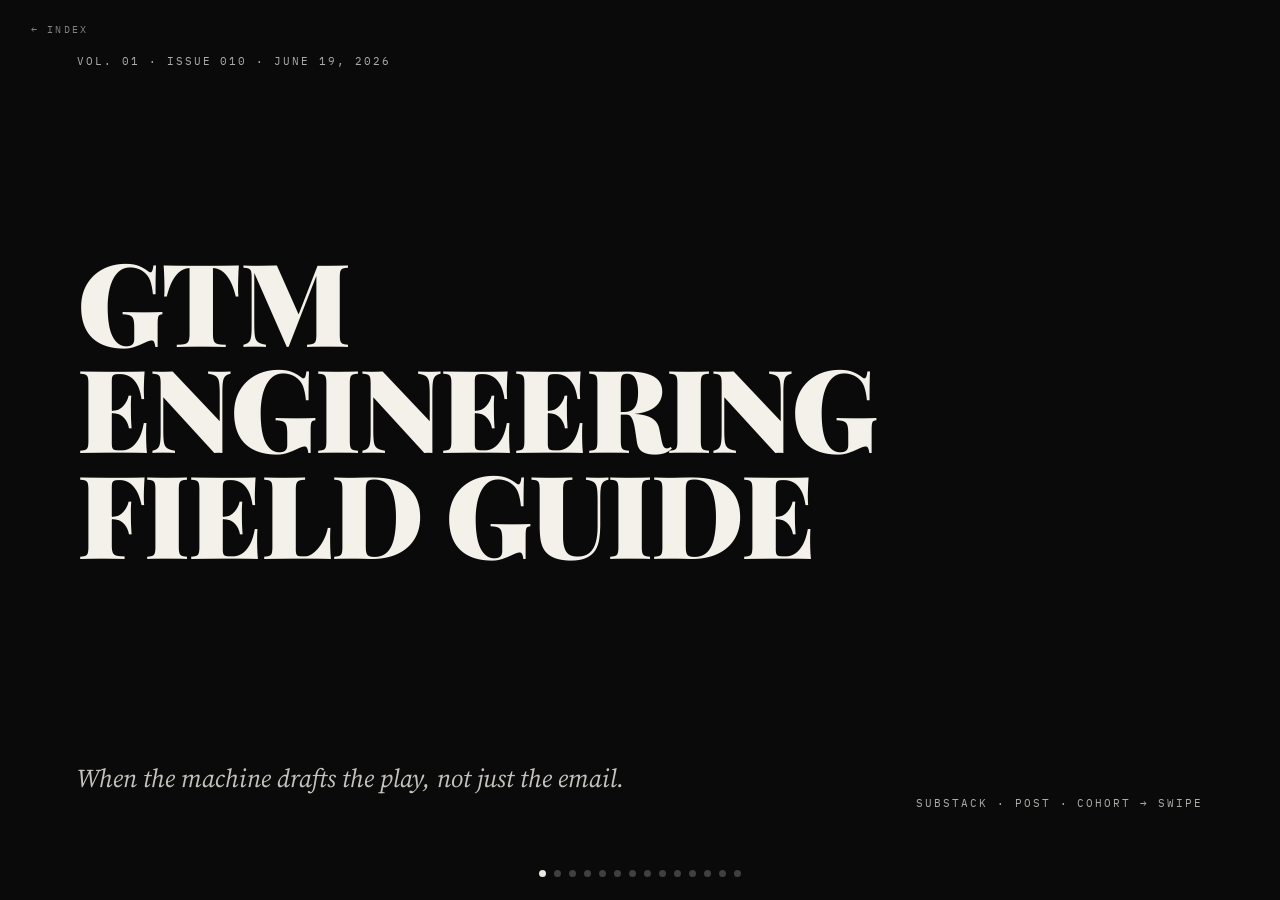
<file: issues/issue-010.html>
<!doctype html>
<html lang="en">
<head>
  <meta charset="utf-8" />
  <meta name="viewport" content="width=device-width, initial-scale=1" />
  <title>GTM Field Guide — Issue 010 — The Judgment Layer</title>
  <meta name="description" content="Generative GTM claims the motion layer while conviction data and approval gates redefine builder judgment." />
  <link rel="icon" type="image/svg+xml" href="/assets/favicon.svg" />
  <link rel="stylesheet" href="/assets/fonts.css" />
  <link rel="stylesheet" href="/assets/issue.css" />
</head>
<body>
  <a href="/" class="home-link" aria-label="Back to index">← INDEX</a>
  <main class="pages">
    <section class="page cover">
      <div class="cover-top">VOL. 01 · ISSUE 010 · JUNE 19, 2026</div>
      <div class="masthead">
        <span class="line line-gtm">GTM</span>
        <span class="line line-engineering">ENGINEERING</span>
        <span class="line line-fieldguide">FIELD GUIDE</span>
      </div>
      <p class="subtitle">When the machine drafts the play, not just the email.</p>
      <div class="cover-bottom">SUBSTACK · POST · COHORT → SWIPE</div>
    </section>

    <section class="page dark">
      <div class="page-left">
        <div class="rank-ghost">01</div>
        <div class="category-tag">SUBSTACK</div>
        <h2 class="headline">Pulse #32: Octave Ships Motions, Names a Category</h2>
        <a class="handle" href="https://gtmengineerschool.substack.com/p/the-gtm-engineer-pulse-32" target="_blank" rel="noopener noreferrer">@gtmengineerschool</a>
        <p class="description">Matteo Tittarelli&#39;s weekly roundup leads with Octave&#39;s Motions launch and a hot take on what &quot;generative GTM&quot; actually means for builders. Also covers Cohort 5 applications and the week&#39;s job board.</p>
      </div>
      <div class="page-right">
        <div class="signal">Pulse #32 · June 2026</div>
        <div class="medium-tag">SUBSTACK</div>
        <aside class="callout">
          <div class="callout-header">WHY IT MATTERS</div>
          <p class="callout-body">Skip the launch-film hype and read Tittarelli&#39;s framing instead: the generated layer moved from copy to motion. If you&#39;re still treating Clay tables as a copy engine, you&#39;re a layer behind. Worth 10 minutes.</p>
        </aside>
      </div>
    </section>

    <section class="page light">
      <div class="page-left">
        <div class="rank-ghost">02</div>
        <div class="category-tag">POST</div>
        <h2 class="headline">Octave Launches Motions, Claims Generative GTM</h2>
        <a class="handle" href="https://www.octavehq.com/" target="_blank" rel="noopener noreferrer">octavehq.com</a>
        <p class="description">Octave&#39;s Motion Builder assembles net-new, expansion, and competitive plays on top of its locked context layer. The June 8 launch film stakes a category claim: &quot;welcome to generative GTM.&quot;</p>
      </div>
      <div class="page-right">
        <div class="signal">Launched June 8, 2026</div>
        <div class="medium-tag">POST</div>
        <aside class="callout">
          <div class="callout-header">WHY IT MATTERS</div>
          <p class="callout-body">Borrow the framing, not the product: context-as-edge beats prompt-as-edge once every competitor has the same LLM. Audit whether your team&#39;s &quot;AI workflow&quot; is actually a context layer or just templated copy.</p>
        </aside>
      </div>
    </section>

    <section class="page dark">
      <div class="page-left">
        <div class="rank-ghost">03</div>
        <div class="category-tag">SUBSTACK</div>
        <h2 class="headline">Demand Gen Teams Grow Without More Budget</h2>
        <a class="handle" href="https://www.thesignal.club/p/how-the-smartest-demand-gen-teams-get-more-growth-without-more-budget" target="_blank" rel="noopener noreferrer">@brendanjshort</a>
        <p class="description">Brendan Short pulls 11 real examples of AI-native teams squeezing more pipeline from flat budgets &mdash; reallocating spend toward owned channels and signal-based targeting instead of paid sprawl.</p>
      </div>
      <div class="page-right">
        <div class="signal">11 real examples</div>
        <div class="medium-tag">SUBSTACK</div>
        <aside class="callout">
          <div class="callout-header">WHY IT MATTERS</div>
          <p class="callout-body">Steal example #4 and #7 if you&#39;re under a budget freeze this half: both reroute spend from generic paid social into intent-triggered ABM sequences. Ignore the section recycling 2024 content-repurposing advice.</p>
        </aside>
      </div>
    </section>

    <section class="page light">
      <div class="page-left">
        <div class="rank-ghost">04</div>
        <div class="category-tag">HUB</div>
        <h2 class="headline">Clay Adds Similarweb, BetterContact, Loom Data</h2>
        <a class="handle" href="https://www.clay.com/changelog" target="_blank" rel="noopener noreferrer">clay.com/changelog</a>
        <p class="description">This cycle's changelog ships website-traffic analytics via Similarweb, a new verified-contact provider in BetterContact, plus Loom transcript pulls and Bitly link tracking inside enrichment tables.</p>
      </div>
      <div class="page-right">
        <div class="signal">4 new integrations</div>
        <div class="medium-tag">HUB</div>
        <aside class="callout">
          <div class="callout-header">WHY IT MATTERS</div>
          <p class="callout-body">Swap BetterContact in as a fallback waterfall step before you pay for a third verified-email vendor. The Similarweb traffic enrichment is the one worth testing first for intent scoring on dark accounts.</p>
        </aside>
      </div>
    </section>

    <section class="page dark">
      <div class="page-left">
        <div class="rank-ghost">05</div>
        <div class="category-tag">POST</div>
        <h2 class="headline">ATC Launches Conviction Intelligence for GTM</h2>
        <a class="handle" href="https://cioinfluence.com/machine-learning/atc-launches-the-first-ai-native-intelligence-layer-for-tech-gtm-teams/" target="_blank" rel="noopener noreferrer">cioinfluence.com</a>
        <p class="description">ATC&#39;s new data layer triangulates curated sources into account-specific directives &mdash; who to target, why now, who owns the problem &mdash; fed to LLMs over MCP instead of raw signal dumps.</p>
      </div>
      <div class="page-right">
        <div class="signal">11.4% reply rate</div>
        <div class="medium-tag">POST</div>
        <aside class="callout">
          <div class="callout-header">WHY IT MATTERS</div>
          <p class="callout-body">The pitch is fewer, better-qualified accounts over more signals. Worth a pilot if your reps are drowning in intent alerts with no &quot;why now&quot; attached &mdash; but verify the reply-rate claim against your own ICP first.</p>
        </aside>
      </div>
    </section>

    <section class="page light">
      <div class="page-left">
        <div class="rank-ghost">06</div>
        <div class="category-tag">LINKEDIN</div>
        <h2 class="headline">Crawford and Zelby to Live-Build With Claude Code</h2>
        <a class="handle" href="https://www.linkedin.com/in/jordancrawford" target="_blank" rel="noopener noreferrer">@jordancrawford</a>
        <p class="description">Jordan Crawford announced "The AI-Fluent Revenue Leader," a July 22 SF event where he and Elaine Zelby build live with Claude Code instead of doing a panel — capped at 60 seats.</p>
      </div>
      <div class="page-right">
        <div class="signal">July 22 · 60 seats</div>
        <div class="medium-tag">LINKEDIN</div>
        <aside class="callout">
          <div class="callout-header">WHY IT MATTERS</div>
          <p class="callout-body">Format over content here: a live-build event beats another AI panel for actually showing the work. If you're Seed–Series C and near SF, this is worth the ask for a seat over most webinars this month.</p>
        </aside>
      </div>
    </section>

    <section class="page dark">
      <div class="page-left">
        <div class="rank-ghost">07</div>
        <div class="category-tag">LINKEDIN</div>
        <h2 class="headline">Short Crowdsources the Week's Best GTM Reads</h2>
        <a class="handle" href="https://www.linkedin.com/posts/brendan-short_what-was-the-best-thing-you-read-watched-activity-7459278600157143040-u7yS" target="_blank" rel="noopener noreferrer">@brendan-short</a>
        <p class="description">Brendan Short's recurring crowdsourced thread asks practitioners what they read or watched this week — comments double as a free, curated GTM reading list from working operators.</p>
      </div>
      <div class="page-right">
        <div class="signal">Weekly roundup thread</div>
        <div class="medium-tag">LINKEDIN</div>
        <aside class="callout">
          <div class="callout-header">WHY IT MATTERS</div>
          <p class="callout-body">Don't read the post, read the comments — that's the actual signal. Bookmark it as a standing Friday habit instead of relying on any single newsletter's curation bias.</p>
        </aside>
      </div>
    </section>

    <section class="page light">
      <div class="page-left">
        <div class="rank-ghost">08</div>
        <div class="category-tag">HUB</div>
        <h2 class="headline">GTM Tech Week Warsaw Opens Registration</h2>
        <a class="handle" href="https://www.gtm-week.com/" target="_blank" rel="noopener noreferrer">gtm-week.com</a>
        <p class="description">A four-day European GTM engineering event running June 23–26 adds dedicated tracks on systems architecture and first-automated-workflow builds, alongside the usual founder and investor panels.</p>
      </div>
      <div class="page-right">
        <div class="signal">June 23–26, 2026</div>
        <div class="medium-tag">HUB</div>
        <aside class="callout">
          <div class="callout-header">WHY IT MATTERS</div>
          <p class="callout-body">If you're EU-based, the systems-architecture track is the one to prioritize over the panel circuit — it's the rare conference slot aimed at builders instead of buyers. Register before the architecture sessions cap out.</p>
        </aside>
      </div>
    </section>

    <section class="page dark">
      <div class="page-left">
        <div class="rank-ghost">09</div>
        <div class="category-tag">COHORT</div>
        <h2 class="headline">Apollo Ships a Done-With-You GTME Program</h2>
        <a class="handle" href="https://apollogtme.com/" target="_blank" rel="noopener noreferrer">apollogtme.com</a>
        <p class="description">Apollo&#39;s 12-week program pairs a dedicated GTM engineer with your team to build TAM, deliverability, scoring, messaging, workflows, human-in-the-loop, and reporting — only 15–20 hours of your time required.</p>
      </div>
      <div class="page-right">
        <div class="signal">12 weeks, 7 pillars</div>
        <div class="medium-tag">COHORT</div>
        <aside class="callout">
          <div class="callout-header">WHY IT MATTERS</div>
          <p class="callout-body">Treat the seven pillars as a self-audit checklist even if you skip the program: most teams are missing deliverability and human-in-the-loop, not TAM or messaging. Use it to find your actual gap before buying anything.</p>
        </aside>
      </div>
    </section>

    <section class="page light">
      <div class="page-left">
        <div class="rank-ghost">10</div>
        <div class="category-tag">POST</div>
        <h2 class="headline">GTM Engineer Postings Triple Since Mid-2025</h2>
        <a class="handle" href="https://revnu.partners/blog/gtm-engineer" target="_blank" rel="noopener noreferrer">revnu.partners</a>
        <p class="description">Aggregated job-board data shows GTM engineering postings climbing from roughly 1,400 in mid-2025 to over 3,000 by this year, with comp spanning $99K&#8211;$310K depending on stage and stack.</p>
      </div>
      <div class="page-right">
        <div class="signal">3,000+ open roles</div>
        <div class="medium-tag">POST</div>
        <aside class="callout">
          <div class="callout-header">WHY IT MATTERS</div>
          <p class="callout-body">The $112K spread within one title means &quot;GTM Engineer&quot; still isn't standardized &#8212; benchmark against stack complexity (Clay + SQL + APIs) before accepting a number off this chart, not the title alone.</p>
        </aside>
      </div>
    </section>

    <section class="page dark">
      <div class="page-left">
        <div class="rank-ghost">11</div>
        <div class="category-tag">HUB</div>
        <h2 class="headline">Clay Ships Slack Approval Gates for Agents</h2>
        <a class="handle" href="https://www.clay.com/changelog/workflows" target="_blank" rel="noopener noreferrer">clay.com/changelog/workflows</a>
        <p class="description">New workflow controls let teams route AI-drafted enrichments and outbound through Slack approve/deny buttons before anything touches a lead — human-in-the-loop without leaving the channel reps already live in.</p>
      </div>
      <div class="page-right">
        <div class="signal">Approve/deny in Slack</div>
        <div class="medium-tag">HUB</div>
        <aside class="callout">
          <div class="callout-header">WHY IT MATTERS</div>
          <p class="callout-body">This is the cheapest trust-building move available right now: gate any new agent action behind a Slack approval for the first two weeks, then graduate to autonomous once false-positive rate is known.</p>
        </aside>
      </div>
    </section>

    <section class="page light">
      <div class="page-left">
        <div class="rank-ghost">12</div>
        <div class="category-tag">HUB</div>
        <h2 class="headline">Report: AI SDR 1.0 Cohort Failure Confirmed</h2>
        <a class="handle" href="https://gtmlens.com/state-of-ai-gtm-q2-2026/" target="_blank" rel="noopener noreferrer">gtmlens.com</a>
        <p class="description">GTMLens&#39;s Q2 2026 state-of-AI-GTM report shows reply rates for 2024-vintage AI SDR deployments down 40&ndash;60% from launch benchmarks, even as ZoomInfo&#39;s Copilot crosses $250M in incremental ACV.</p>
      </div>
      <div class="page-right">
        <div class="signal">Reply rates down 40-60%</div>
        <div class="medium-tag">HUB</div>
        <aside class="callout">
          <div class="callout-header">WHY IT MATTERS</div>
          <p class="callout-body">The split matters more than the average: point tools that automated volume are decaying, while platforms that automated judgment (like Copilot) are compounding. Audit which bucket your stack falls into this quarter.</p>
        </aside>
      </div>
    </section>

    <section class="page back">
      <div class="back-top">END OF ISSUE · NO. 010 / JUNE 19, 2026</div>
      <div>
        <blockquote class="pull-quote">Everyone has AI. Context is your edge.</blockquote>
        <div class="attribution">— Octave, "Welcome to Generative GTM" launch film</div>
        <p class="colophon">Set in Playfair Display, Source Serif, and IBM Plex Mono. Compiled from twelve primary sources across newsletters, communities, and practitioner feeds — JUNE 19, 2026. Intended as a working reference, not a reading list. Every entry is a node in a builder's graph: subscribe, lift the playbook, ship the workflow, measure the lift.</p>
      </div>
      <div class="back-bottom">
        <a href="/">← RETURN TO INDEX</a>
        <span>PRIVATE EDITION</span>
      </div>
    </section>
  </main>
  <nav class="dots" aria-label="Page navigation"></nav>
  <script src="/assets/issue.js"></script>
</body>
</html>
</file>
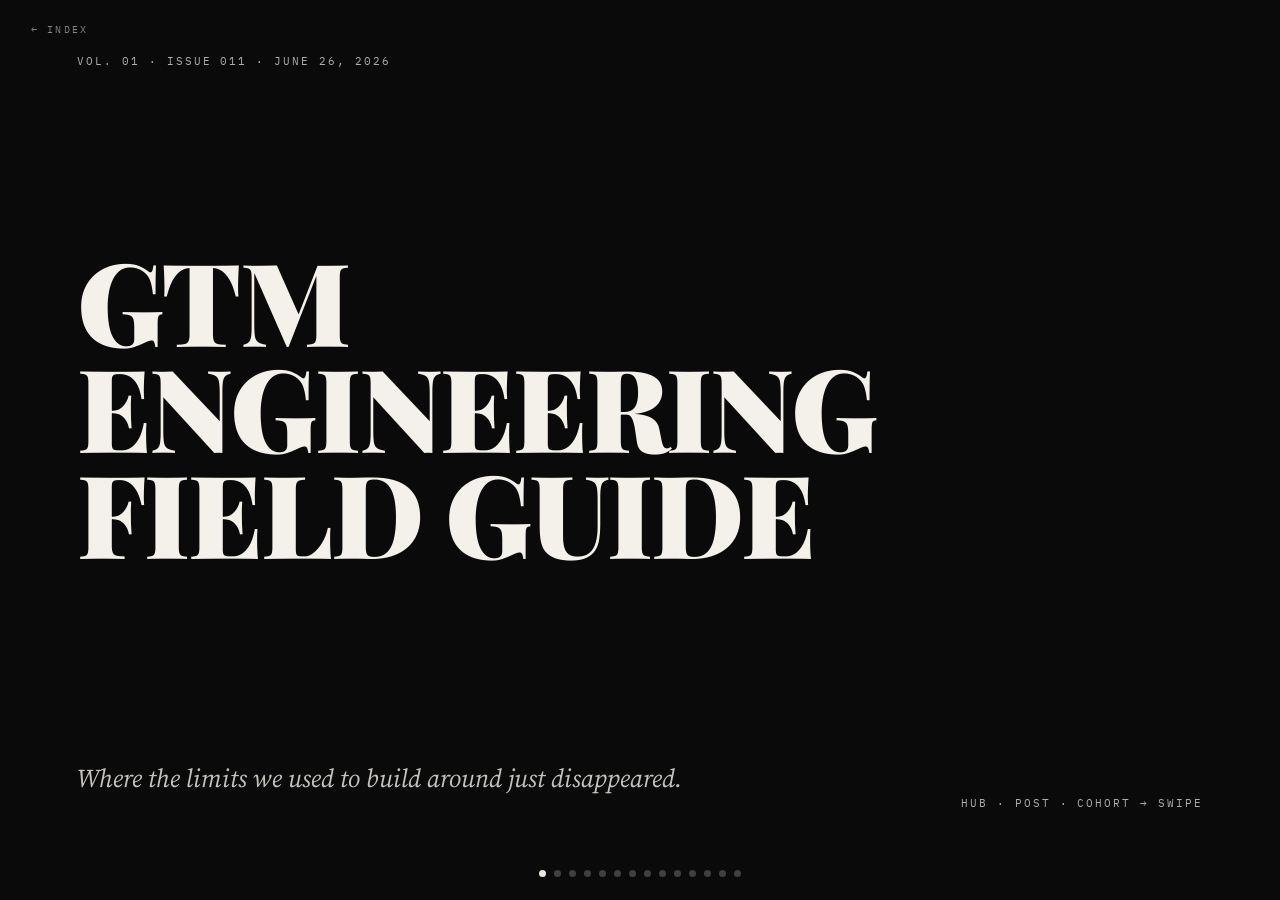
<file: issues/issue-011.html>
<!doctype html>
<html lang="en">
<head>
  <meta charset="utf-8" />
  <meta name="viewport" content="width=device-width, initial-scale=1" />
  <title>GTM Field Guide — Issue 011 — The Unbounded Stack</title>
  <meta name="description" content="Clay erases its row ceiling as Claude Code learns waterfall enrichment and GTM engineering proves AI-layoff resistant." />
  <link rel="icon" type="image/svg+xml" href="/assets/favicon.svg" />
  <link rel="stylesheet" href="/assets/fonts.css" />
  <link rel="stylesheet" href="/assets/issue.css" />
</head>
<body>
  <a href="/" class="home-link" aria-label="Back to index">← INDEX</a>
  <main class="pages">
    <section class="page cover">
      <div class="cover-top">VOL. 01 · ISSUE 011 · JUNE 26, 2026</div>
      <div class="masthead">
        <span class="line line-gtm">GTM</span>
        <span class="line line-engineering">ENGINEERING</span>
        <span class="line line-fieldguide">FIELD GUIDE</span>
      </div>
      <p class="subtitle">Where the limits we used to build around just disappeared.</p>
      <div class="cover-bottom">HUB · POST · COHORT → SWIPE</div>
    </section>

    <section class="page dark">
      <div class="page-left">
        <div class="rank-ghost">01</div>
        <div class="category-tag">HUB</div>
        <h2 class="headline">Clay Kills the 50K Row Ceiling</h2>
        <a class="handle" href="https://www.clay.com/blog/announcing-audiences" target="_blank" rel="noopener noreferrer">clay.com/blog</a>
        <p class="description">Clay&#39;s Audiences feature goes GA, letting builders run unlimited people and company searches and import millions of CRM records without splitting tables to dodge the old 50K-row ceiling.</p>
      </div>
      <div class="page-right">
        <div class="signal">0 row limit now</div>
        <div class="medium-tag">HUB</div>
        <aside class="callout">
          <div class="callout-header">WHY IT MATTERS</div>
          <p class="callout-body">Stop architecting around the 50K split &mdash; Audiences absorbs full CRM and warehouse imports natively. Rebuild segment logic as reusable Audiences instead of per-table hacks, and re-test sync-back to CRM before migrating legacy tables.</p>
        </aside>
      </div>
    </section>

    <section class="page light">
      <div class="page-left">
        <div class="rank-ghost">02</div>
        <div class="category-tag">SUBSTACK</div>
        <h2 class="headline">22 Startups Demo the GTM Bleeding Edge</h2>
        <a class="handle" href="https://www.thesignal.club/p/anonymous-gtm-tech-demo-day-2026" target="_blank" rel="noopener noreferrer">@thesignal.club</a>
        <p class="description">Brendan Short&#39;s Signal hosted a GTM Tech Demo Day featuring 22 early-stage tools — from autonomous CRMs to real-time buying-intent signal layers — with a full video playlist for builders scouting the next stack swap.</p>
      </div>
      <div class="page-right">
        <div class="signal">22 startups demoed</div>
        <div class="medium-tag">SUBSTACK</div>
        <aside class="callout">
          <div class="callout-header">WHY IT MATTERS</div>
          <p class="callout-body">Skim the playlist for Clearskies (context layer) and Saber (real-time intent) — both attack problems most stacks patch with brittle Clay tables. Worth a pilot before building your own version in-house.</p>
        </aside>
      </div>
    </section>

    <section class="page dark">
      <div class="page-left">
        <div class="rank-ghost">03</div>
        <div class="category-tag">POST</div>
        <h2 class="headline">1,000 Job Posts Decode the GTME Stack</h2>
        <a class="handle" href="https://bloomberry.com/blog/i-analyzed-1000-gtm-engineering-jobs-here-is-what-i-learned/" target="_blank" rel="noopener noreferrer">bloomberry.com</a>
        <p class="description">Bloomberry&#39;s dataset of 1,000 GTM engineering postings shows 205% YoY growth since 2025, SQL and Python each cited in 38% of listings, and a $127.5K median salary led by Vercel and OpenAI.</p>
      </div>
      <div class="page-right">
        <div class="signal">205% YoY job growth</div>
        <div class="medium-tag">POST</div>
        <aside class="callout">
          <div class="callout-header">WHY IT MATTERS</div>
          <p class="callout-body">If you&#39;re hiring, the 38% SQL/Python figure is a floor, not a ceiling — most postings assume scripting without naming it. If job-hunting, lead with a SQL/Python portfolio piece; it&#39;s the biggest comp lever cited.</p>
        </aside>
      </div>
    </section>

    <section class="page light">
      <div class="page-left">
        <div class="rank-ghost">04</div>
        <div class="category-tag">LINKEDIN</div>
        <h2 class="headline">Claude Code Now Runs Waterfall Enrichment</h2>
        <a class="handle" href="https://www.linkedin.com/posts/patrickspychalski_claude-code-enrichment-has-gotten-scarily-activity-7442198305620643840-j258" target="_blank" rel="noopener noreferrer">@patrickspychalski</a>
        <p class="description">The Kiln&#39;s Patrick Spychalski shows Deepline&#39;s CLI letting Claude Code source lists and run waterfall enrichment across dozens of providers, writing results straight back to Snowflake, Salesforce, or HubSpot.</p>
      </div>
      <div class="page-right">
        <div class="signal">1 CLI, 79 providers</div>
        <div class="medium-tag">LINKEDIN</div>
        <aside class="callout">
          <div class="callout-header">WHY IT MATTERS</div>
          <p class="callout-body">The pattern worth stealing: prompt-to-source, CLI-to-enrich, native write-back — no Clay table required. If enrichment costs are creeping up, test Deepline&#39;s pay-per-hit waterfall against your current single-provider spend.</p>
        </aside>
      </div>
    </section>

    <section class="page dark">
      <div class="page-left">
        <div class="rank-ghost">05</div>
        <div class="category-tag">POST</div>
        <h2 class="headline">52 Signals Replace the Spray-and-Pray List</h2>
        <a class="handle" href="https://www.linkedin.com/posts/majavoje_52-gtm-signals-signal-based-outreach-is-activity-7421900144805163008-EMew" target="_blank" rel="noopener noreferrer">@majavoje</a>
        <p class="description">Maja Voje and PredictLeads shipped a free megalist of 52 outreach triggers across company, news, hiring, and tech-stack signals — each with the watch condition, intent type, and a ready outreach hook.</p>
      </div>
      <div class="page-right">
        <div class="signal">52 free triggers</div>
        <div class="medium-tag">POST</div>
        <aside class="callout">
          <div class="callout-header">WHY IT MATTERS</div>
          <p class="callout-body">Don&#39;t just bookmark it — pipe the hiring and tech-stack-change triggers directly into a Clay enrichment column this week. The hook copy is templated enough to A/B against your current opener within a day.</p>
        </aside>
      </div>
    </section>

    <section class="page light">
      <div class="page-left">
        <div class="rank-ghost">06</div>
        <div class="category-tag">POST</div>
        <h2 class="headline">Engineering Jobs Prove Surprisingly AI-Resistant</h2>
        <a class="handle" href="https://techcrunch.com/2026/06/24/ai-was-supposed-to-kill-engineering-jobs-but-new-data-suggests-theyre-the-most-resilient/" target="_blank" rel="noopener noreferrer">techcrunch.com</a>
        <p class="description">New labor data covered by TechCrunch shows engineering roles, including technical GTM hybrids, surviving the 2026 AI layoff wave better than ops or support functions — even as Oracle and GitLab cut thousands.</p>
      </div>
      <div class="page-right">
        <div class="signal">142K 2026 tech layoffs</div>
        <div class="medium-tag">POST</div>
        <aside class="callout">
          <div class="callout-header">WHY IT MATTERS</div>
          <p class="callout-body">The resilience gap is the GTM engineer&#39;s moat: technical depth plus revenue ownership is exactly the combination layoffs are sparing. Use this data point in your next comp or scope-of-role conversation.</p>
        </aside>
      </div>
    </section>

    <section class="page dark">
      <div class="page-left">
        <div class="rank-ghost">07</div>
        <div class="category-tag">COHORT</div>
        <h2 class="headline">Clay Opens Its First APAC Cohort</h2>
        <a class="handle" href="https://university.clay.com/cohorts" target="_blank" rel="noopener noreferrer">university.clay.com</a>
        <p class="description">Clay University's first APAC-timezone cohort opens applications through June 29 for a two-week, July 6 crash course covering CRM hygiene, signal-based scoring, and outbound automation &mdash; no prerequisites required.</p>
      </div>
      <div class="page-right">
        <div class="signal">Apply by June 29</div>
        <div class="medium-tag">COHORT</div>
        <aside class="callout">
          <div class="callout-header">WHY IT MATTERS</div>
          <p class="callout-body">Built for APAC hours, so it&#39;s the rare cohort that doesn&#39;t force a 2am log-in for non-US builders. If you&#39;ve been waitlisting the US cohorts, this is the fastest current path into Clay&#39;s curriculum.</p>
        </aside>
      </div>
    </section>

    <section class="page light">
      <div class="page-left">
        <div class="rank-ghost">08</div>
        <div class="category-tag">HUB</div>
        <h2 class="headline">Gong Transcripts Now Trigger Clay Tables</h2>
        <a class="handle" href="https://www.clay.com/changelog/turn-gong-conversations-into-automated-gtm-workflows" target="_blank" rel="noopener noreferrer">clay.com/changelog</a>
        <p class="description">Clay&#39;s new Gong integration pulls call transcripts and competitor or feature mentions straight into tables, auto-drafting follow-ups and pushing real-time alerts to Slack when a deal-relevant moment surfaces on a call.</p>
      </div>
      <div class="page-right">
        <div class="signal">130+ providers chained</div>
        <div class="medium-tag">HUB</div>
        <aside class="callout">
          <div class="callout-header">WHY IT MATTERS</div>
          <p class="callout-body">Wire the competitor-mention trigger first &mdash; it&#39;s the highest-leverage, lowest-effort build here. Auto-routing those moments to Slack beats waiting for a rep to remember to flag them after the call.</p>
        </aside>
      </div>
    </section>

    <section class="page dark">
      <div class="page-left">
        <div class="rank-ghost">09</div>
        <div class="category-tag">POST</div>
        <h2 class="headline">10 Open Claude Code Skills for GTM</h2>
        <a class="handle" href="https://github.com/getaero-io/gtm-eng-skills" target="_blank" rel="noopener noreferrer">github.com/getaero-io</a>
        <p class="description">Aero shipped an open-source skill pack giving Claude Code waterfall enrichment, TAM building, signal discovery, and job-change detection out of the box, powered by Deepline&#39;s CLI across 28+ data providers.</p>
      </div>
      <div class="page-right">
        <div class="signal">10 skills, 28+ providers</div>
        <div class="medium-tag">POST</div>
        <aside class="callout">
          <div class="callout-header">WHY IT MATTERS</div>
          <p class="callout-body">Free and inspectable — clone it before paying for a black-box agent that does the same thing. Worth forking just to read how they encoded provider waterfalls and cost gates as skill instructions.</p>
        </aside>
      </div>
    </section>

    <section class="page light">
      <div class="page-left">
        <div class="rank-ghost">10</div>
        <div class="category-tag">HUB</div>
        <h2 class="headline">One Hub for Templates, Tools, and Talent</h2>
        <a class="handle" href="https://www.gtmehq.com/" target="_blank" rel="noopener noreferrer">gtmehq.com</a>
        <p class="description">GTME HQ keeps adding weekly Clay templates, daily job listings, and a running GTM engineering news feed in one place — the closest thing to a single bookmark for staying current on the discipline.</p>
      </div>
      <div class="page-right">
        <div class="signal">Weekly template drops</div>
        <div class="medium-tag">HUB</div>
        <aside class="callout">
          <div class="callout-header">WHY IT MATTERS</div>
          <p class="callout-body">Treat it as a triage layer, not a destination — skim the weekly template drop for anything matching your current build, then go straight to the primary source instead of the hub&#39;s summary.</p>
        </aside>
      </div>
    </section>

    <section class="page dark">
      <div class="page-left">
        <div class="rank-ghost">11</div>
        <div class="category-tag">POST</div>
        <h2 class="headline">The Stack Map: Attio, Clay, n8n, HeyReach</h2>
        <a class="handle" href="https://5050growth.com/blog/b2b-gtm-stack-2026-attio-clay-n8n-heyreach/" target="_blank" rel="noopener noreferrer">5050growth.com</a>
        <p class="description">A clear architecture breakdown positions n8n as the logic layer catching events between Attio, Clay, and HeyReach — the connective tissue most teams skip until their workflows are already a tangle of webhooks.</p>
      </div>
      <div class="page-right">
        <div class="signal">4-tool reference stack</div>
        <div class="medium-tag">POST</div>
        <aside class="callout">
          <div class="callout-header">WHY IT MATTERS</div>
          <p class="callout-body">If your stack is Clay-plus-Zapier and creaking, this is the migration map to steal: n8n as the central event router, not just a glue script. Worth an afternoon rebuilding your messiest webhook chain on it.</p>
        </aside>
      </div>
    </section>

    <section class="page light">
      <div class="page-left">
        <div class="rank-ghost">12</div>
        <div class="category-tag">LINKEDIN</div>
        <h2 class="headline">A Wild Month in GTM Tech, Recapped</h2>
        <a class="handle" href="https://www.linkedin.com/posts/brendan-short_its-been-a-wild-month-in-gtm-tech-land-activity-7462986275147595777-HG2C" target="_blank" rel="noopener noreferrer">@brendan-short</a>
        <p class="description">The Signal&#39;s Brendan Short recaps a month of GTM tech whiplash — fresh funding rounds, category-naming launches, and an accelerating AI-layoff backdrop — synthesized into a quick state-of-the-market gut check.</p>
      </div>
      <div class="page-right">
        <div class="signal">1-month recap</div>
        <div class="medium-tag">LINKEDIN</div>
        <aside class="callout">
          <div class="callout-header">WHY IT MATTERS</div>
          <p class="callout-body">Useful less for new facts than for the compression — if you&#39;ve been heads-down building, this is the fastest way to recalibrate against what the rest of the market shipped this month.</p>
        </aside>
      </div>
    </section>

    <section class="page back">
      <div class="back-top">END OF ISSUE · NO. 011 / JUNE 26, 2026</div>
      <div>
        <blockquote class="pull-quote">Blasting 2,000 emails to generic lead lists won&#39;t get you deals. It will get you banned.</blockquote>
        <div class="attribution">— Maja Voje, GTM Strategist</div>
        <p class="colophon">Set in Playfair Display, Source Serif, and IBM Plex Mono. Compiled from twelve primary sources across newsletters, communities, and practitioner feeds — JUNE 26, 2026. Intended as a working reference, not a reading list. Every entry is a node in a builder&#39;s graph: subscribe, lift the playbook, ship the workflow, measure the lift.</p>
      </div>
      <div class="back-bottom">
        <a href="/">← RETURN TO INDEX</a>
        <span>PRIVATE EDITION</span>
      </div>
    </section>
  </main>
  <nav class="dots" aria-label="Page navigation"></nav>
  <script src="/assets/issue.js"></script>
</body>
</html>
</file>
<file: assets/fonts.css>
@import url('https://fonts.googleapis.com/css2?family=Playfair+Display:ital,wght@0,400;0,700;0,900;1,400;1,700&family=Source+Serif+4:ital,wght@0,400;0,600;1,400&family=IBM+Plex+Mono:wght@400;500&display=swap');
</file>
<file: assets/shell.css>
/* gtme-field-guide — magazine rack shell */

*,
*::before,
*::after {
  box-sizing: border-box;
  margin: 0;
  padding: 0;
}

:root {
  --ink: #0a0a0a;
  --paper: #f4f1ea;
  --rule: rgba(244, 241, 234, 0.18);
  --rule-strong: rgba(244, 241, 234, 0.6);
}

html,
body {
  background: var(--ink);
  color: var(--paper);
  font-family: 'Source Serif 4', Georgia, serif;
  font-feature-settings: 'lnum', 'pnum';
  -webkit-font-smoothing: antialiased;
  text-rendering: optimizeLegibility;
  min-height: 100vh;
  overflow-x: hidden;
}

a {
  color: inherit;
  text-decoration: none;
}

/* ─── Masthead ───────────────────────────────────────────────────── */

.masthead {
  padding: 8vh 6vw 2vh;
}

.masthead h1 {
  font-family: 'Playfair Display', Georgia, serif;
  font-weight: 900;
  font-size: clamp(44px, 6vw, 120px);
  line-height: 0.95;
  letter-spacing: -0.02em;
}

.submasthead {
  font-family: 'Source Serif 4', Georgia, serif;
  font-style: italic;
  font-size: clamp(16px, 1.6vw, 26px);
  opacity: 0.75;
  margin-top: 1.4vh;
  max-width: 60ch;
}

.meta-row {
  font-family: 'IBM Plex Mono', ui-monospace, monospace;
  font-size: clamp(11px, 0.85vw, 14px);
  letter-spacing: 0.14em;
  text-transform: uppercase;
  opacity: 0.6;
  margin-top: 3.2vh;
  display: flex;
  justify-content: space-between;
  flex-wrap: wrap;
  gap: 1rem;
}

.rule {
  height: 1px;
  background: var(--rule-strong);
  margin: 2.4vh 6vw 0;
}

/* ─── Issue list ─────────────────────────────────────────────────── */

main {
  margin-top: 2vh;
}

.issue-band {
  display: grid;
  grid-template-columns: 1fr 3fr 1fr;
  align-items: center;
  min-height: 20vh;
  padding: 0 6vw;
  border-bottom: 1px solid var(--rule);
  transition: background-color 180ms ease, color 180ms ease;
}

.issue-band:first-child {
  border-top: 1px solid var(--rule);
}

.issue-band:hover {
  background: var(--paper);
  color: var(--ink);
}

.issue-band .num {
  font-family: 'IBM Plex Mono', ui-monospace, monospace;
  font-size: clamp(22px, 2.4vw, 42px);
  letter-spacing: 0.04em;
  opacity: 0.8;
}

.issue-band .title {
  font-family: 'Playfair Display', Georgia, serif;
  font-weight: 700;
  font-size: clamp(22px, 3vw, 52px);
  line-height: 1.05;
  letter-spacing: -0.01em;
}

.issue-band .meta {
  font-family: 'IBM Plex Mono', ui-monospace, monospace;
  font-size: clamp(11px, 0.95vw, 15px);
  letter-spacing: 0.12em;
  text-transform: uppercase;
  text-align: right;
  opacity: 0.85;
  display: flex;
  flex-direction: column;
  gap: 0.4em;
  align-items: flex-end;
}

.issue-band .meta .cta {
  opacity: 0.9;
}

/* Empty state — same band grammar, lower emphasis */
.issue-band.empty {
  pointer-events: none;
}

.issue-band.empty .title {
  font-style: italic;
  opacity: 0.55;
}

.issue-band.empty .meta {
  opacity: 0.55;
}

/* ─── Colophon ───────────────────────────────────────────────────── */

footer.colophon {
  padding: 10vh 6vw 6vh;
  margin-top: 4vh;
}

footer.colophon > p {
  max-width: 68ch;
  font-size: clamp(13px, 1.05vw, 17px);
  line-height: 1.6;
  opacity: 0.65;
}

footer.colophon .footmark {
  font-family: 'IBM Plex Mono', ui-monospace, monospace;
  font-size: clamp(10px, 0.8vw, 12px);
  letter-spacing: 0.16em;
  text-transform: uppercase;
  opacity: 0.75;
  margin-top: 6vh;
  padding-top: 2.4vh;
  border-top: 1px solid var(--rule);
  display: flex;
  justify-content: space-between;
  gap: 1rem;
}

/* ─── Mobile ─────────────────────────────────────────────────────── */

@media (max-width: 700px) {
  .masthead {
    padding: 6vh 6vw 2vh;
  }

  .meta-row {
    flex-direction: column;
    gap: 0.4em;
  }

  .issue-band {
    grid-template-columns: 1fr;
    grid-template-rows: auto auto auto;
    gap: 0.8em;
    padding: 4vh 6vw;
    min-height: 0;
  }

  .issue-band .meta {
    text-align: left;
    align-items: flex-start;
  }

  footer.colophon {
    padding: 6vh 6vw 6vh;
  }

  footer.colophon .footmark {
    margin-top: 4vh;
  }
}
</file>
<file: assets/issue.css>
/* GTME Field Guide — per-issue stylesheet
   Loaded by every issue-NNN.html alongside fonts.css.
   Keeps issues small so the routine's final Write stays well under
   any streaming-idle threshold. */

*, *::before, *::after {
  box-sizing: border-box;
  margin: 0;
  padding: 0;
}

:root {
  --ink: #0a0a0a;
  --paper: #f4f1ea;
}

html, body {
  width: 100vw;
  height: 100vh;
  overflow: hidden;
  background: var(--ink);
  color: var(--paper);
  font-family: 'Source Serif 4', Georgia, serif;
  font-feature-settings: 'lnum', 'pnum';
  -webkit-font-smoothing: antialiased;
  text-rendering: optimizeLegibility;
}

a { color: inherit; text-decoration: none; }

/* ─── Pagination shell ─────────────────────────────────────────── */

.pages {
  display: flex;
  width: calc(100vw * 14);
  height: 100vh;
  transition: transform 420ms cubic-bezier(0.4, 0, 0.2, 1);
  will-change: transform;
}

.page {
  flex: 0 0 100vw;
  width: 100vw;
  height: 100vh;
  padding: 6vh 6vw 10vh;
  position: relative;
  overflow: hidden;
  display: grid;
}

.page.dark  { background: var(--ink);   color: var(--paper); }
.page.light { background: var(--paper); color: var(--ink);   }

/* ─── Cover (page 1) ───────────────────────────────────────────── */

.page.cover {
  background: var(--ink);
  color: var(--paper);
  grid-template-rows: auto 1fr auto;
}

.page.cover .cover-top {
  font-family: 'IBM Plex Mono', ui-monospace, monospace;
  font-size: clamp(11px, 0.85vw, 14px);
  letter-spacing: 0.18em;
  text-transform: uppercase;
  opacity: 0.7;
}

.page.cover .masthead {
  align-self: center;
  font-family: 'Playfair Display', Georgia, serif;
  font-weight: 900;
  font-size: clamp(60px, 9vw, 180px);
  line-height: 0.92;
  letter-spacing: -0.02em;
}

.page.cover .masthead .line {
  display: block;
}

.page.cover .subtitle {
  font-family: 'Source Serif 4', Georgia, serif;
  font-style: italic;
  font-size: clamp(16px, 2vw, 32px);
  opacity: 0.8;
  margin-top: 2vh;
  max-width: 60ch;
}

.page.cover .cover-bottom {
  justify-self: end;
  align-self: end;
  font-family: 'IBM Plex Mono', ui-monospace, monospace;
  font-size: clamp(11px, 0.85vw, 14px);
  letter-spacing: 0.18em;
  text-transform: uppercase;
  opacity: 0.7;
}

/* ─── Content pages (2–13) ─────────────────────────────────────── */

.page.dark, .page.light {
  grid-template-columns: 55fr 45fr;
  gap: 4vw;
}

.page-left, .page-right {
  display: flex;
  flex-direction: column;
  position: relative;
  min-width: 0;
  min-height: 0;
}

.page-right {
  justify-content: space-between;
  gap: 2vh;
}

.rank-ghost {
  position: absolute;
  top: -4vh;
  left: -1.5vw;
  font-family: 'Playfair Display', Georgia, serif;
  font-weight: 900;
  font-size: clamp(140px, 22vw, 380px);
  line-height: 1;
  opacity: 0.08;
  pointer-events: none;
  user-select: none;
  letter-spacing: -0.04em;
}

.category-tag {
  font-family: 'IBM Plex Mono', ui-monospace, monospace;
  font-size: clamp(11px, 0.95vw, 14px);
  letter-spacing: 0.2em;
  text-transform: uppercase;
  opacity: 0.7;
  margin-bottom: 3vh;
  position: relative;
}

.headline {
  font-family: 'Playfair Display', Georgia, serif;
  font-weight: 700;
  font-size: clamp(28px, 4vw, 64px);
  line-height: 1.05;
  letter-spacing: -0.01em;
  margin-bottom: 3vh;
  max-width: 22ch;
  position: relative;
}

.handle {
  font-family: 'IBM Plex Mono', ui-monospace, monospace;
  font-size: clamp(12px, 1vw, 16px);
  letter-spacing: 0.06em;
  opacity: 0.65;
  margin-bottom: 3vh;
  position: relative;
  word-break: break-word;
  display: inline-block;
}

a.handle {
  color: inherit;
  text-decoration: none;
  cursor: pointer;
  transition: opacity 180ms ease, text-decoration-color 180ms ease;
}

a.handle::after {
  content: " \2197"; /* ↗ */
  opacity: 0.55;
  font-size: 0.85em;
  margin-left: 0.18em;
  letter-spacing: 0;
}

a.handle:hover,
a.handle:focus-visible {
  opacity: 1;
  text-decoration: underline;
  text-decoration-thickness: 1px;
  text-underline-offset: 0.25em;
  outline: none;
}

.description {
  font-family: 'Source Serif 4', Georgia, serif;
  font-size: clamp(16px, 1.35vw, 22px);
  line-height: 1.5;
  opacity: 0.85;
  max-width: 44ch;
  position: relative;
}

.signal {
  font-family: 'Playfair Display', Georgia, serif;
  font-weight: 700;
  font-size: clamp(32px, 4.2vw, 68px);
  line-height: 1.05;
  letter-spacing: -0.01em;
  margin-bottom: 1vh;
  overflow-wrap: break-word;
}

.medium-tag {
  font-family: 'IBM Plex Mono', ui-monospace, monospace;
  font-size: clamp(11px, 0.85vw, 13px);
  letter-spacing: 0.22em;
  text-transform: uppercase;
  opacity: 0.65;
  margin-bottom: 3vh;
}

.callout {
  padding: 2.6vh 2.4vw;
  border-left: 4px solid currentColor;
  background: rgba(255, 255, 255, 0.05);
}

.page.light .callout {
  background: rgba(0, 0, 0, 0.045);
}

.callout-header {
  font-family: 'IBM Plex Mono', ui-monospace, monospace;
  font-size: clamp(10px, 0.75vw, 12px);
  letter-spacing: 0.22em;
  text-transform: uppercase;
  opacity: 0.7;
  margin-bottom: 1.4vh;
}

.callout-body {
  font-family: 'Source Serif 4', Georgia, serif;
  font-size: clamp(14px, 1.1vw, 19px);
  line-height: 1.55;
  opacity: 0.8;
}

/* ─── Back cover (page 14) ─────────────────────────────────────── */

.page.back {
  background: var(--ink);
  color: var(--paper);
  grid-template-rows: auto 1fr auto;
  text-align: center;
}

.page.back .back-top {
  font-family: 'IBM Plex Mono', ui-monospace, monospace;
  font-size: clamp(11px, 0.85vw, 14px);
  letter-spacing: 0.18em;
  text-transform: uppercase;
  opacity: 0.7;
  text-align: left;
}

.page.back .pull-quote {
  align-self: center;
  font-family: 'Playfair Display', Georgia, serif;
  font-style: italic;
  font-weight: 400;
  font-size: clamp(28px, 4vw, 72px);
  line-height: 1.2;
  max-width: 70%;
  margin: 0 auto;
}

.page.back .attribution {
  font-family: 'IBM Plex Mono', ui-monospace, monospace;
  font-size: clamp(12px, 1vw, 16px);
  letter-spacing: 0.12em;
  text-transform: uppercase;
  opacity: 0.65;
  margin-top: 3vh;
}

.page.back .colophon {
  font-family: 'Source Serif 4', Georgia, serif;
  font-size: clamp(13px, 1.05vw, 17px);
  line-height: 1.55;
  opacity: 0.6;
  max-width: 62ch;
  margin: 4vh auto 0;
  text-align: center;
  font-style: italic;
}

.page.back .back-bottom {
  display: flex;
  justify-content: space-between;
  font-family: 'IBM Plex Mono', ui-monospace, monospace;
  font-size: clamp(11px, 0.85vw, 14px);
  letter-spacing: 0.18em;
  text-transform: uppercase;
  opacity: 0.7;
}

/* ─── Persistent newsstand link ────────────────────────────────── */

.home-link {
  position: fixed;
  top: 2.6vh;
  left: 2.4vw;
  z-index: 10;
  font-family: 'IBM Plex Mono', ui-monospace, monospace;
  font-size: clamp(10px, 0.8vw, 13px);
  letter-spacing: 0.22em;
  text-transform: uppercase;
  text-decoration: none;
  color: var(--paper);
  mix-blend-mode: difference;
  opacity: 0.55;
  transition: opacity 180ms ease;
}

.home-link:hover,
.home-link:focus-visible {
  opacity: 1;
  outline: none;
}

/* ─── Nav dots ─────────────────────────────────────────────────── */

.dots {
  position: fixed;
  bottom: 2.6vh;
  left: 50%;
  transform: translateX(-50%);
  display: flex;
  gap: 8px;
  z-index: 10;
  mix-blend-mode: difference;
}

.dots .dot {
  width: 7px;
  height: 7px;
  border-radius: 50%;
  background: var(--paper);
  opacity: 0.25;
  cursor: pointer;
  transition: opacity 180ms ease;
}

.dots .dot.active { opacity: 1; }
.dots .dot:hover  { opacity: 0.55; }

/* ─── Vertical scroll mode (phones + tablets in portrait) ──────── */

@media (max-width: 900px) {
  html, body {
    overflow: auto;
    height: auto;
    width: 100%;
  }

  .pages {
    display: block;
    width: 100%;
    height: auto;
    transform: none !important;
    transition: none;
  }

  .page {
    flex: none;
    width: 100%;
    height: auto;
    min-height: 100vh;
    padding: 10vw 8vw;
    display: block;
    border-bottom: 1px solid rgba(244, 241, 234, 0.08);
  }

  .page.light {
    border-bottom-color: rgba(10, 10, 10, 0.08);
  }

  /* Content pages: collapse 55/45 grid, stack instead */
  .page.dark,
  .page.light {
    grid-template-columns: 1fr;
    gap: 0;
  }

  .page-left {
    display: block;
  }

  .page-right {
    display: block;
    margin-top: 6vw;
  }

  .rank-ghost {
    top: -3vw;
    left: -2vw;
    font-size: clamp(100px, 34vw, 240px);
    opacity: 0.1;
  }

  .category-tag {
    margin-bottom: 5vw;
  }

  .headline {
    font-size: clamp(30px, 8vw, 56px);
    margin-bottom: 5vw;
    max-width: none;
  }

  .handle {
    font-size: clamp(13px, 3.2vw, 16px);
    margin-bottom: 5vw;
  }

  .description {
    font-size: clamp(17px, 4.4vw, 22px);
    line-height: 1.5;
    max-width: none;
  }

  .signal {
    font-size: clamp(36px, 11vw, 72px);
    margin-bottom: 4vw;
  }

  .medium-tag {
    margin-bottom: 5vw;
  }

  .callout {
    padding: 5vw 5vw;
  }

  .callout-body {
    font-size: clamp(15px, 4vw, 19px);
  }

  /* Cover */
  .page.cover {
    min-height: 90vh;
    padding: 14vw 8vw;
  }

  .page.cover .masthead {
    font-size: clamp(32px, 11vw, 84px);
    line-height: 0.96;
    overflow-wrap: break-word;
  }

  .page.cover .subtitle {
    font-size: clamp(17px, 4.8vw, 26px);
    margin-top: 6vw;
  }

  .page.cover .cover-top,
  .page.cover .cover-bottom {
    font-size: clamp(10px, 2.6vw, 13px);
  }

  .page.cover .cover-bottom {
    justify-self: start;
    text-align: left;
    margin-top: 8vw;
  }

  /* Back cover */
  .page.back {
    min-height: 90vh;
    padding: 14vw 8vw;
    text-align: left;
  }

  .page.back .pull-quote {
    font-size: clamp(24px, 7vw, 48px);
    max-width: 100%;
    margin: 8vw 0;
    text-align: left;
  }

  .page.back .attribution {
    text-align: left;
  }

  .page.back .colophon {
    font-size: clamp(14px, 3.6vw, 17px);
    max-width: 100%;
    margin: 8vw 0 0 0;
    text-align: left;
  }

  .page.back .back-bottom {
    flex-direction: column;
    gap: 2vw;
    margin-top: 8vw;
    font-size: clamp(10px, 2.6vw, 13px);
  }

  .page.back .back-top {
    font-size: clamp(10px, 2.6vw, 13px);
  }

  /* Nav dots redundant once the feed is vertical */
  .dots {
    display: none;
  }
}
</file>
